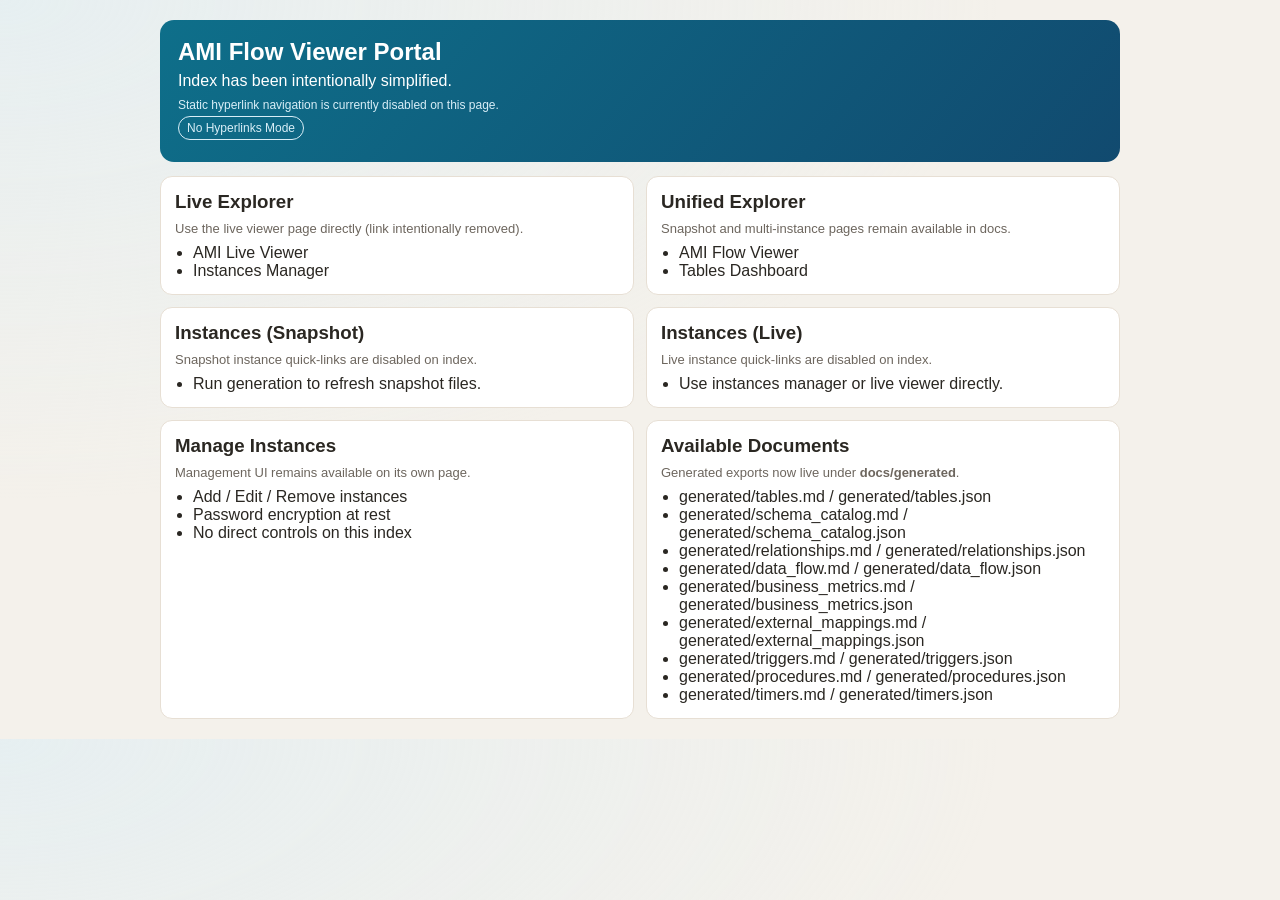
<file: docs/index.html>
<!doctype html>
<html lang="en">
<head>
  <meta charset="utf-8">
  <meta name="viewport" content="width=device-width, initial-scale=1">
  <title>AMI Flow Viewer Portal</title>
  <style>
    :root {
      --bg: #f4f1eb;
      --card: #ffffff;
      --ink: #2a2722;
      --muted: #6d665e;
      --line: #e7dfd4;
      --accent: #0e6f8a;
    }
    * { box-sizing: border-box; }
    body {
      margin: 0;
      font-family: "Segoe UI", Tahoma, sans-serif;
      color: var(--ink);
      background: radial-gradient(1000px 500px at 0% 0%, #d9edf780, transparent), var(--bg);
    }
    .wrap { max-width: 1000px; margin: 0 auto; padding: 20px; }
    .hero {
      background: linear-gradient(130deg, #0e6f8a, #114a6f);
      color: #fff;
      border-radius: 14px;
      padding: 18px;
    }
    h1 { margin: 0 0 6px; }
    p { margin: 4px 0; }
    .grid {
      margin-top: 14px;
      display: grid;
      grid-template-columns: repeat(2, minmax(0, 1fr));
      gap: 12px;
    }
    .card {
      background: var(--card);
      border: 1px solid var(--line);
      border-radius: 12px;
      padding: 14px;
    }
    .card h3 { margin: 0 0 8px; }
    .muted { color: var(--muted); font-size: 13px; }
    ul { margin: 8px 0 0; padding-left: 18px; }
    .inline-note { margin-top: 8px; color: #d8eef7; font-size: 12px; }
    .pill {
      display: inline-block;
      padding: 4px 8px;
      border-radius: 999px;
      border: 1px solid #d8eef7;
      color: #d8eef7;
      font-size: 12px;
    }
    @media (max-width: 900px) {
      .grid { grid-template-columns: 1fr; }
    }
  </style>
</head>
<body>
  <div class="wrap">
    <section class="hero">
      <h1>AMI Flow Viewer Portal</h1>
      <p>Index has been intentionally simplified.</p>
      <p class="inline-note">Static hyperlink navigation is currently disabled on this page.</p>
      <p><span class="pill">No Hyperlinks Mode</span></p>
    </section>

    <section class="grid">
      <article class="card">
        <h3>Live Explorer</h3>
        <p class="muted">Use the live viewer page directly (link intentionally removed).</p>
        <ul>
          <li>AMI Live Viewer</li>
          <li>Instances Manager</li>
        </ul>
      </article>

      <article class="card">
        <h3>Unified Explorer</h3>
        <p class="muted">Snapshot and multi-instance pages remain available in docs.</p>
        <ul>
          <li>AMI Flow Viewer</li>
          <li>Tables Dashboard</li>
        </ul>
      </article>

      <article class="card">
        <h3>Instances (Snapshot)</h3>
        <p class="muted">Snapshot instance quick-links are disabled on index.</p>
        <ul>
          <li>Run generation to refresh snapshot files.</li>
        </ul>
      </article>

      <article class="card">
        <h3>Instances (Live)</h3>
        <p class="muted">Live instance quick-links are disabled on index.</p>
        <ul>
          <li>Use instances manager or live viewer directly.</li>
        </ul>
      </article>

      <article class="card">
        <h3>Manage Instances</h3>
        <p class="muted">Management UI remains available on its own page.</p>
        <ul>
          <li>Add / Edit / Remove instances</li>
          <li>Password encryption at rest</li>
          <li>No direct controls on this index</li>
        </ul>
      </article>

      <article class="card">
        <h3>Available Documents</h3>
        <p class="muted">Generated exports now live under <strong>docs/generated</strong>.</p>
        <ul>
          <li>generated/tables.md / generated/tables.json</li>
          <li>generated/schema_catalog.md / generated/schema_catalog.json</li>
          <li>generated/relationships.md / generated/relationships.json</li>
          <li>generated/data_flow.md / generated/data_flow.json</li>
          <li>generated/business_metrics.md / generated/business_metrics.json</li>
          <li>generated/external_mappings.md / generated/external_mappings.json</li>
          <li>generated/triggers.md / generated/triggers.json</li>
          <li>generated/procedures.md / generated/procedures.json</li>
          <li>generated/timers.md / generated/timers.json</li>
        </ul>
      </article>
    </section>
  </div>
</body>
</html>
</file>
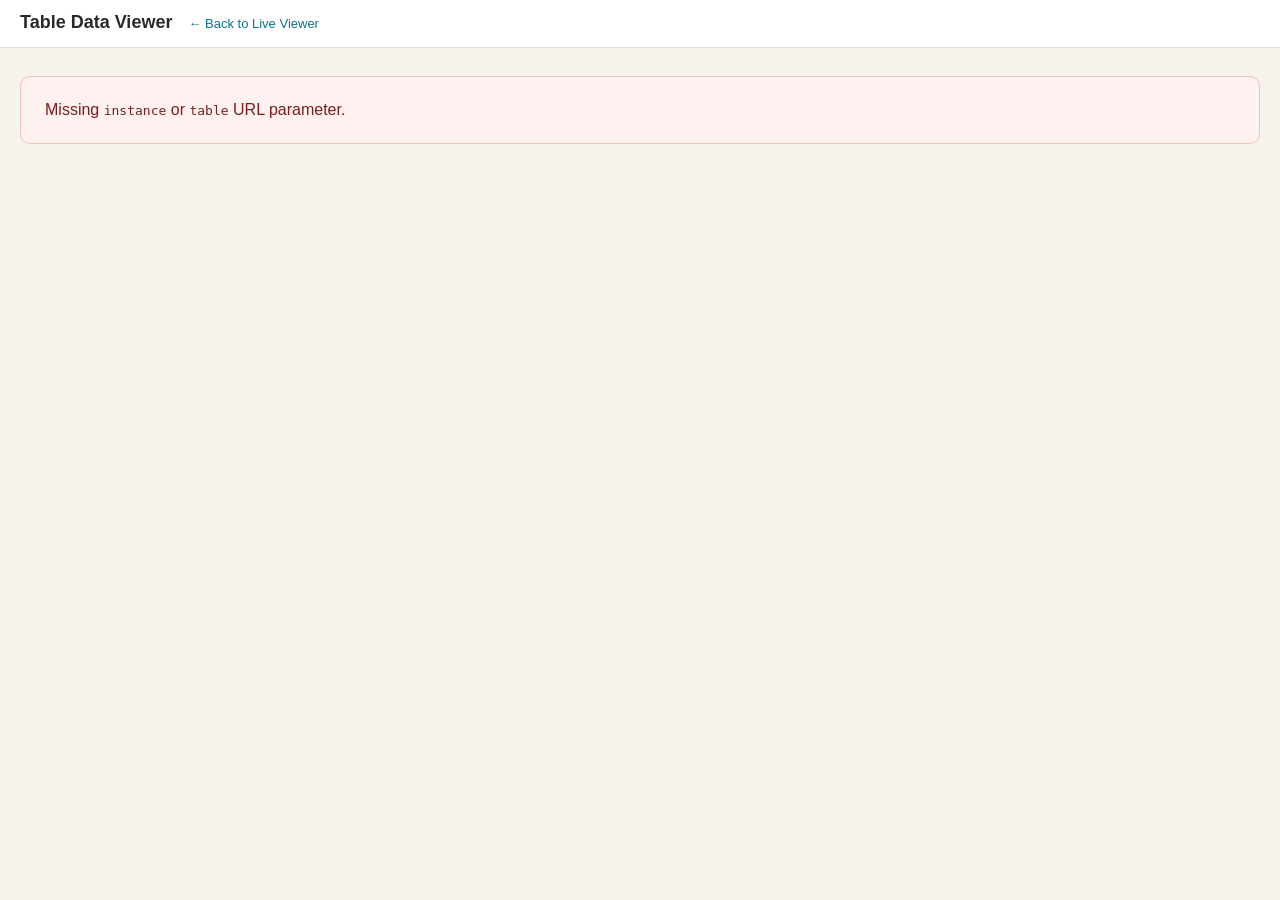
<file: docs/table_data.html>
<!doctype html>
<html lang="en">
<head>
  <meta charset="utf-8">
  <meta name="viewport" content="width=device-width, initial-scale=1">
  <title>Table Data Viewer</title>
  <style>
    :root { --bg:#f6f3ed; --card:#fff; --ink:#2b2926; --muted:#6a635b; --line:#e7dfd4; --brand:#0b728f; }
    * { box-sizing:border-box; }
    body { margin:0; font-family:Segoe UI,Tahoma,sans-serif; background:var(--bg); color:var(--ink); }
    .header { background:#fff; border-bottom:1px solid var(--line); padding:12px 20px; display:flex; align-items:center; gap:16px; }
    .header h1 { margin:0; font-size:18px; }
    .header .sub { color:var(--muted); font-size:12px; margin-top:2px; }
    .back { color:var(--brand); text-decoration:none; font-size:13px; }
    .back:hover { text-decoration:underline; }
    .content { padding:16px 20px; }
    .meta-bar { display:flex; gap:16px; margin-bottom:12px; font-size:12px; color:var(--muted); }
    .meta-bar b { color:var(--ink); }
    .tools { display:grid; grid-template-columns: minmax(180px, 260px) 1fr auto; gap:10px; align-items:end; margin:8px 0 12px; }
    .tools label { font-size:11px; color:var(--muted); display:block; margin-bottom:4px; text-transform:uppercase; }
    .tools select, .tools input { width:100%; border:1px solid var(--line); border-radius:8px; padding:7px 9px; font-size:12px; background:#fff; color:var(--ink); }
    .tools button { border:1px solid var(--line); border-radius:8px; padding:7px 10px; font-size:12px; background:#fff; cursor:pointer; color:var(--ink); }
    .tools button:hover { border-color:#cdbfae; }
    .tbl-wrap { overflow:auto; border:1px solid var(--line); border-radius:10px; max-height:calc(100vh - 160px); }
    table { width:100%; border-collapse:collapse; font-size:12px; }
    th,td { border-bottom:1px solid #f2ece2; text-align:left; padding:7px 10px; vertical-align:top; white-space:nowrap; }
    th { background:#f9f5ef; position:sticky; top:0; z-index:1; font-weight:700; user-select:none; cursor:pointer; }
    th .sort-mark { margin-left:5px; color:#8f8a84; font-size:10px; }
    td { max-width:320px; overflow:hidden; text-overflow:ellipsis; }
    td:hover { white-space:normal; overflow:visible; word-break:break-all; max-width:none; }
    tbody tr:nth-child(even) { background:#dff0f5; }
    tbody tr:nth-child(odd)  { background:#fff; }
    .null-val { color:#bbb; font-style:italic; }
    .loading { padding:32px; text-align:center; color:var(--muted); }
    .error { padding:24px; background:#fff1ef; border:1px solid #f0c2bc; border-radius:10px; color:#7a1f1f; }
    @media (max-width: 900px) { .tools { grid-template-columns:1fr; } }
  </style>
</head>
<body>
  <div class="header">
    <div>
      <h1 id="pageTitle">Table Data Viewer</h1>
      <div class="sub" id="pageSub"></div>
    </div>
    <a class="back" id="backLink" href="#">&larr; Back to Live Viewer</a>
  </div>
  <div class="content">
    <div class="meta-bar" id="metaBar"></div>
    <div class="tools" id="tools" style="display:none;">
      <div>
        <label for="filterCol">Filter column</label>
        <select id="filterCol"></select>
      </div>
      <div>
        <label for="filterText">Contains text</label>
        <input id="filterText" type="text" placeholder="Type to filter rows...">
      </div>
      <div>
        <button id="clearFilter" type="button">Clear Filter</button>
      </div>
    </div>
    <div id="output"><div class="loading">Loading&hellip;</div></div>
  </div>

  <script>
    const esc = (v) => String(v ?? '').replace(/&/g,'&amp;').replace(/</g,'&lt;').replace(/>/g,'&gt;').replace(/"/g,'&quot;');

    const params = new URLSearchParams(window.location.search);
    const instance = params.get('instance') || '';
    const table = params.get('table') || '';
    const liveBase = (params.get('liveBase') || localStorage.getItem('amiLiveBase') || window.location.origin).replace(/\/$/, '');
    localStorage.setItem('amiLiveBase', liveBase);

    document.getElementById('pageTitle').textContent = table || 'Table Data Viewer';
    document.getElementById('pageSub').textContent = instance ? `Instance: ${instance}` : '';
    document.getElementById('backLink').href = `${liveBase}/ami_flow_live.html?instance=${encodeURIComponent(instance)}&view=tables&liveBase=${encodeURIComponent(liveBase)}`;

    const output = document.getElementById('output');
    const metaBar = document.getElementById('metaBar');
    const tools = document.getElementById('tools');
    const filterColEl = document.getElementById('filterCol');
    const filterTextEl = document.getElementById('filterText');
    const clearFilterEl = document.getElementById('clearFilter');

    const state = {
      cols: [],
      rows: [],
      sortIndex: null,
      sortDir: 'asc',
      filterCol: -1,
      filterText: '',
      elapsed: null,
      generatedAt: '',
    };

    const isNumericText = (v) => /^-?\d+(\.\d+)?$/.test(String(v).trim());

    const compareCell = (a, b) => {
      if (a === null || a === undefined) return (b === null || b === undefined) ? 0 : -1;
      if (b === null || b === undefined) return 1;
      const sa = String(a);
      const sb = String(b);
      if (isNumericText(sa) && isNumericText(sb)) return Number(sa) - Number(sb);
      return sa.localeCompare(sb, undefined, { sensitivity: 'base', numeric: true });
    };

    const buildSortMarker = (idx) => {
      if (state.sortIndex !== idx) return '<span class="sort-mark">↕</span>';
      return state.sortDir === 'asc' ? '<span class="sort-mark">▲</span>' : '<span class="sort-mark">▼</span>';
    };

    const filteredRows = () => {
      const needle = state.filterText.trim().toLowerCase();
      if (!needle) return [...state.rows];
      return state.rows.filter((row) => {
        if (!Array.isArray(row)) return false;
        if (state.filterCol >= 0) {
          return String(row[state.filterCol] ?? '').toLowerCase().includes(needle);
        }
        return row.some((cell) => String(cell ?? '').toLowerCase().includes(needle));
      });
    };

    const sortedRows = (rowsIn) => {
      if (state.sortIndex === null) return rowsIn;
      const idx = state.sortIndex;
      const dir = state.sortDir === 'asc' ? 1 : -1;
      return [...rowsIn].sort((r1, r2) => dir * compareCell(r1[idx], r2[idx]));
    };

    const draw = () => {
      const rows = sortedRows(filteredRows());
      const cols = state.cols;
      const th = cols.map((c, i) => `<th data-col="${i}" title="Click to sort by ${esc(c)}">${esc(c)}${buildSortMarker(i)}</th>`).join('');
      const colCount = cols.length;
      const tr = rows.map((row) => {
        const cells = Array.isArray(row)
          ? row.map((v) => v === null
              ? `<td class="null-val">null</td>`
              : `<td title="${esc(String(v))}">${esc(String(v))}</td>`)
          : Array.from({length: colCount}, () => '<td></td>');
        return `<tr>${cells.join('')}</tr>`;
      }).join('');

      output.innerHTML = `<div class="tbl-wrap"><table><thead><tr>${th}</tr></thead><tbody>${tr}</tbody></table></div>`;
      metaBar.innerHTML = `<span><b>Rows:</b> ${rows.length} shown / ${state.rows.length} total${state.rows.length === 1000 ? ' (limit 1000)' : ''}</span>
        <span><b>Columns:</b> ${cols.length}</span>
        <span><b>Query time:</b> ${state.elapsed} ms</span>
        <span><b>Generated:</b> ${esc(state.generatedAt || '')}</span>`;
    };

    output.addEventListener('click', (e) => {
      const th = e.target.closest('th[data-col]');
      if (!th) return;
      const idx = Number(th.dataset.col);
      if (!Number.isFinite(idx)) return;
      if (state.sortIndex === idx) {
        state.sortDir = state.sortDir === 'asc' ? 'desc' : 'asc';
      } else {
        state.sortIndex = idx;
        state.sortDir = 'asc';
      }
      draw();
    });

    filterColEl.addEventListener('change', () => {
      state.filterCol = Number(filterColEl.value);
      draw();
    });

    filterTextEl.addEventListener('input', () => {
      state.filterText = filterTextEl.value;
      draw();
    });

    clearFilterEl.addEventListener('click', () => {
      filterTextEl.value = '';
      filterColEl.value = '-1';
      state.filterText = '';
      state.filterCol = -1;
      draw();
    });

    if (!instance || !table) {
      output.innerHTML = '<div class="error">Missing <code>instance</code> or <code>table</code> URL parameter.</div>';
    } else {
      const url = `${liveBase}/api/instance/${encodeURIComponent(instance)}/table_data/${encodeURIComponent(table)}`;
      const started = Date.now();

      fetch(url, { cache: 'no-store' })
        .then(async (res) => {
          const raw = await res.text();
          let data;
          try { data = JSON.parse(raw); } catch (_) { throw new Error('Server returned non-JSON response.'); }
          if (!res.ok) throw new Error(data.error || `HTTP ${res.status}`);
          return data;
        })
        .then((data) => {
          const cols = Array.isArray(data.columns) ? data.columns : [];
          const rows = Array.isArray(data.rows) ? data.rows : [];
          const elapsed = data.elapsed_ms != null ? data.elapsed_ms : (Date.now() - started);

          if (rows.length === 0) {
            output.innerHTML = '<div class="loading">Table is empty.</div>';
            return;
          }

          state.cols = cols;
          state.rows = rows;
          state.elapsed = elapsed;
          state.generatedAt = data.generated_at_utc || '';
          state.sortIndex = null;
          state.sortDir = 'asc';
          state.filterCol = -1;
          state.filterText = '';

          filterColEl.innerHTML = ['<option value="-1">All columns</option>', ...cols.map((c, i) => `<option value="${i}">${esc(c)}</option>`)].join('');
          filterColEl.value = '-1';
          filterTextEl.value = '';
          tools.style.display = 'grid';

          draw();
        })
        .catch((err) => {
          output.innerHTML = `<div class="error">${esc(err.message || String(err))}</div>`;
        });
    }
  </script>
</body>
</html>
</file>
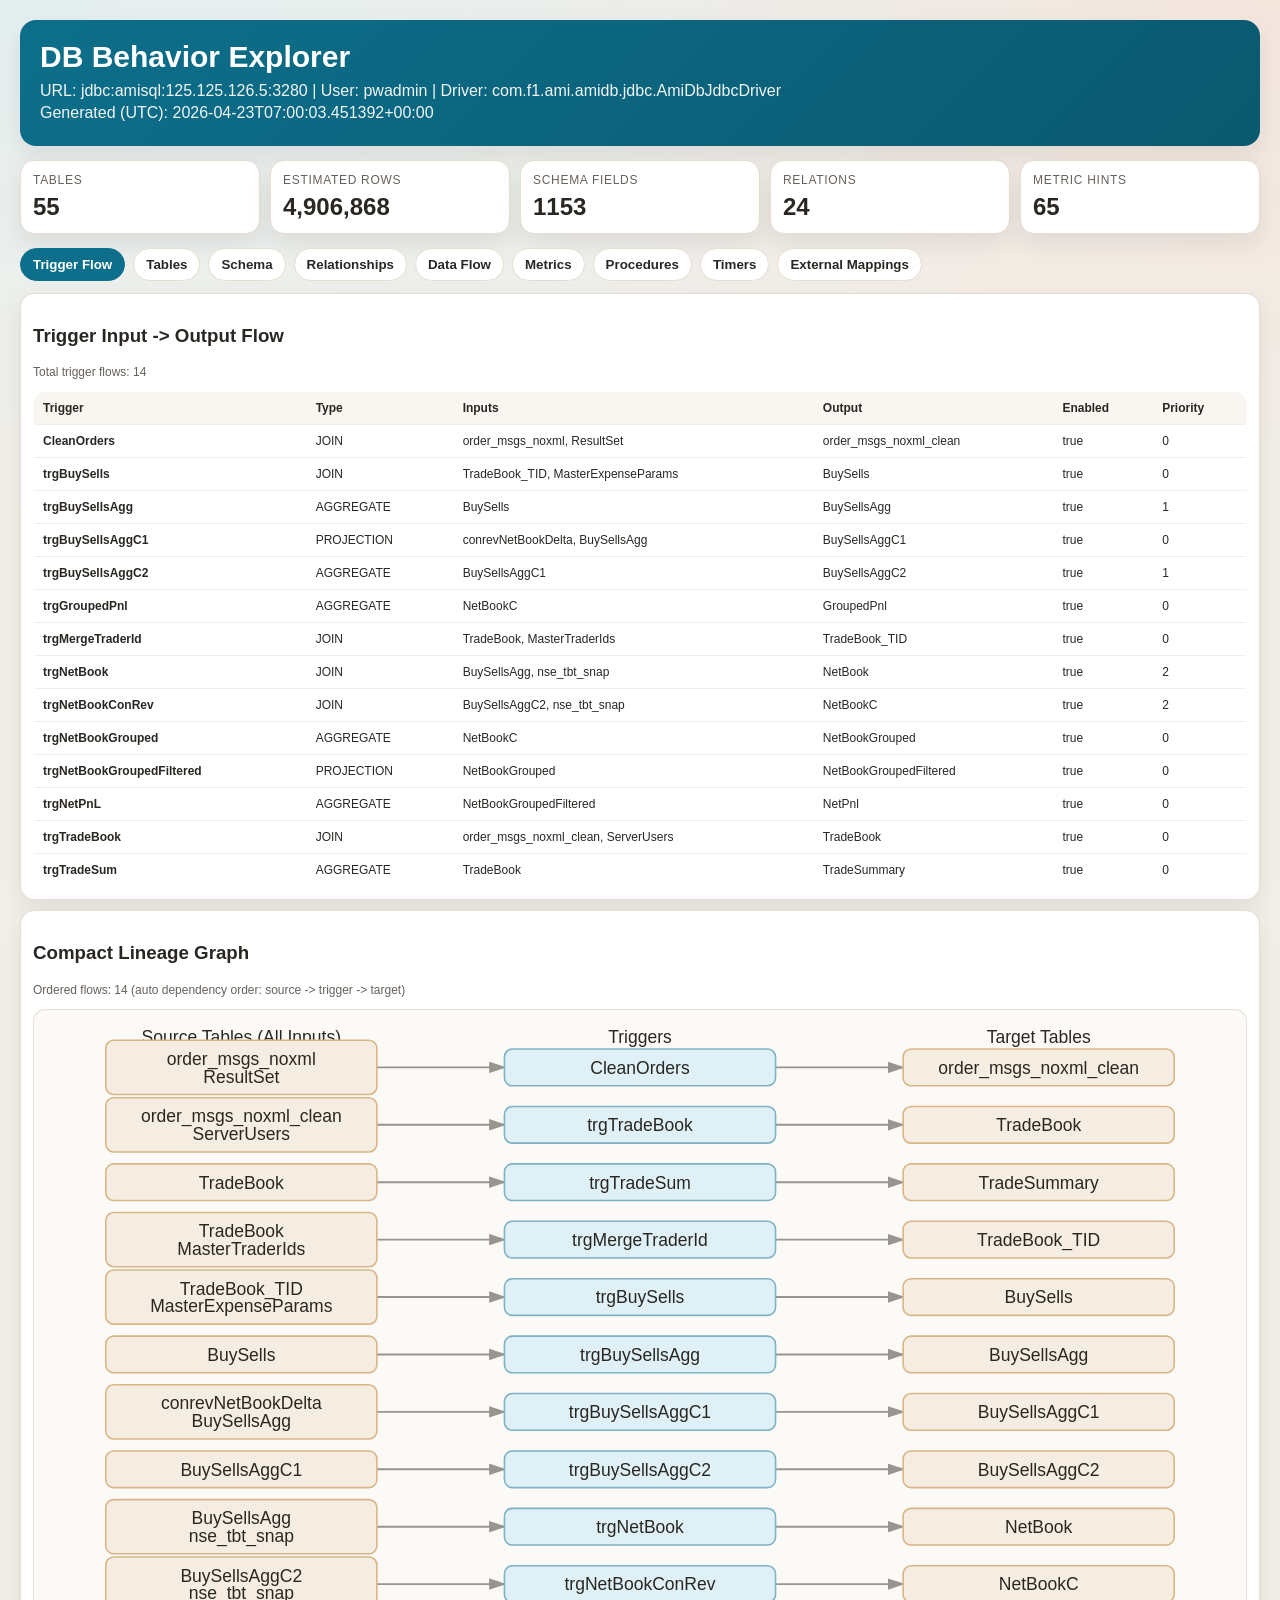
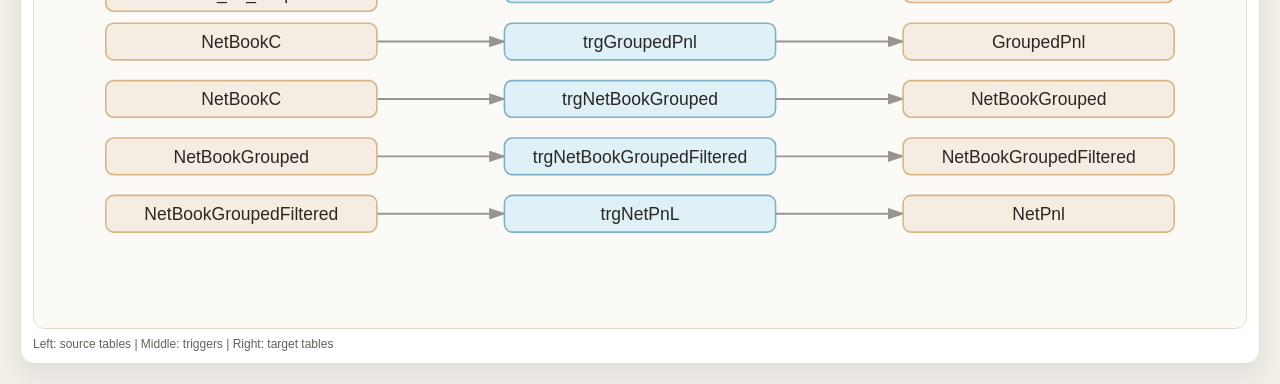
<file: docs/tables_dashboard.html>
<!doctype html>
        <html lang="en">
<head>
    <meta charset="utf-8">
    <meta name="viewport" content="width=device-width, initial-scale=1">
    <title>DB Behavior Explorer</title>
    <style>
        :root {
            --bg: #f2efe9;
            --card: #ffffff;
            --ink: #2a2723;
            --muted: #67615b;
            --line: #e6ddd1;
            --primary: #0d6f8b;
            --accent: #b8582d;
            --shadow: 0 10px 24px rgba(20, 18, 15, 0.08);
        }

        * { box-sizing: border-box; }
        body {
            margin: 0;
            color: var(--ink);
            font-family: "Segoe UI", Tahoma, sans-serif;
            background:
                radial-gradient(1200px 500px at 0% 0%, #d7eef580, transparent),
                radial-gradient(900px 500px at 100% 0%, #f5d9cc70, transparent),
                var(--bg);
        }

        .wrap { max-width: 1280px; margin: 0 auto; padding: 20px; }
        .hero {
            border-radius: 16px;
            background: linear-gradient(135deg, #0d6f8b, #0a596f);
            color: #fff;
            padding: 20px;
            box-shadow: var(--shadow);
        }
        .hero h1 { margin: 0 0 8px; font-size: 30px; }
        .hero p { margin: 4px 0; opacity: 0.94; }

        .kpis { margin-top: 14px; display: grid; grid-template-columns: repeat(5, minmax(0, 1fr)); gap: 10px; }
        .card {
            background: var(--card);
            border: 1px solid var(--line);
            border-radius: 14px;
            padding: 12px;
            box-shadow: var(--shadow);
        }
        .label { color: var(--muted); font-size: 12px; text-transform: uppercase; letter-spacing: 0.7px; }
        .value { margin-top: 6px; font-size: 24px; font-weight: 700; }

        .tabs { margin-top: 14px; display: flex; flex-wrap: wrap; gap: 8px; }
        .tab-btn {
            border: 1px solid var(--line);
            background: #fff;
            color: var(--ink);
            padding: 8px 12px;
            border-radius: 999px;
            cursor: pointer;
            font-weight: 600;
        }
        .tab-btn.active { background: var(--primary); color: #fff; border-color: var(--primary); }

        .panel { margin-top: 12px; display: none; }
        .panel.active { display: block; }
        .panel .toolbar { display: flex; gap: 8px; flex-wrap: wrap; margin-bottom: 8px; }

        input, select {
            height: 36px;
            border: 1px solid var(--line);
            border-radius: 10px;
            padding: 0 10px;
            background: #fff;
            min-width: 180px;
        }

        .grid { display: grid; grid-template-columns: 1fr 1fr; gap: 10px; }
        .bar-row { display: grid; grid-template-columns: 130px 1fr 44px; gap: 8px; align-items: center; margin: 8px 0; }
        .bar-name { color: var(--muted); font-size: 12px; }
        .bar-wrap { height: 10px; background: #f1ece4; border-radius: 999px; overflow: hidden; }
        .bar { height: 100%; background: linear-gradient(90deg, var(--primary), var(--accent)); }
        .bar-num { text-align: right; font-size: 12px; font-weight: 700; }

        table {
            width: 100%;
            border-collapse: collapse;
            border: 1px solid var(--line);
            border-radius: 12px;
            overflow: hidden;
            background: #fff;
        }
        th, td { border-bottom: 1px solid #f3ede4; padding: 9px; font-size: 12px; text-align: left; vertical-align: top; }
        th { background: #f9f6f1; position: sticky; top: 0; z-index: 1; }
        .table-wrap { max-height: 66vh; overflow: auto; border-radius: 12px; }
        .muted { color: var(--muted); font-size: 12px; }
        .pill { display:inline-block; border:1px solid #cde2ea; background:#edf7fb; color:#145367; border-radius:999px; padding:2px 8px; font-size:11px; }
        .lineage-wrap { border: 1px solid var(--line); border-radius: 12px; background: #fbfaf7; overflow: auto; }
        .lineage-svg { min-width: 760px; width: 100%; display: block; }
        .lineage-node-table { fill: #f6ede2; stroke: #d9b585; stroke-width: 1; }
        .lineage-node-trigger { fill: #dff1f7; stroke: #7fb1c4; stroke-width: 1; }
        .lineage-edge { stroke: #8f8a84; stroke-width: 1.2; fill: none; marker-end: url(#arrow); opacity: 0.9; }
        .lineage-label { font-size: 11px; fill: #2a2723; dominant-baseline: middle; }
        .lineage-label-tspan { dominant-baseline: central; }
        .lineage-legend { margin-top: 8px; font-size: 12px; color: var(--muted); }

        @media (max-width: 1000px) {
            .kpis { grid-template-columns: repeat(2, minmax(0, 1fr)); }
            .grid { grid-template-columns: 1fr; }
        }
    </style>
</head>
<body>
    <div class="wrap">
        <section class="hero">
            <h1>DB Behavior Explorer</h1>
            <p id="source"></p>
            <p id="generated"></p>
        </section>

        <section class="kpis" id="kpis"></section>

        <section class="tabs">
            <button class="tab-btn active" data-tab="triggers">Trigger Flow</button>
            <button class="tab-btn" data-tab="tables">Tables</button>
            <button class="tab-btn" data-tab="schema">Schema</button>
            <button class="tab-btn" data-tab="relationships">Relationships</button>
            <button class="tab-btn" data-tab="dataflow">Data Flow</button>
            <button class="tab-btn" data-tab="metrics">Metrics</button>
            <button class="tab-btn" data-tab="procedures">Procedures</button>
            <button class="tab-btn" data-tab="timers">Timers</button>
            <button class="tab-btn" data-tab="external">External Mappings</button>
        </section>

        <section class="panel" id="panel-tables">
            <div class="grid">
                <div class="card"><h3>Tables by Owner</h3><div id="ownerBars"></div></div>
                <div class="card"><h3>Largest by Row Estimate</h3><div id="largestBars"></div></div>
            </div>
            <div class="card" style="margin-top:10px;">
                <div class="toolbar">
                    <input id="tableSearch" placeholder="Search table">
                    <select id="ownerFilter"></select>
                    <select id="policyFilter"></select>
                </div>
                <p class="muted" id="tableCount"></p>
                <div class="table-wrap"><table><thead><tr><th>Table</th><th>Owner</th><th>Policy</th><th>Scope</th><th>Rows</th><th>Cols</th><th>Realtime</th></tr></thead><tbody id="tableRows"></tbody></table></div>
            </div>
        </section>

        <section class="panel" id="panel-schema">
            <div class="card">
                <div class="toolbar"><input id="schemaSearch" placeholder="Search table/column"></div>
                <p class="muted" id="schemaCount"></p>
                <div class="table-wrap"><table><thead><tr><th>Table</th><th>Column</th><th>Type</th><th>Nullable</th><th>Index</th></tr></thead><tbody id="schemaRows"></tbody></table></div>
            </div>
        </section>
        <section class="panel" id="panel-external">
            <div class="card">
                <h3>Centers</h3>
                <p class="muted" id="centerCount"></p>
                <div class="table-wrap"><table><thead><tr><th>Name</th><th>Address</th><th>Status</th><th>Peers</th><th>Rows</th></tr></thead><tbody id="centerRows"></tbody></table></div>
            </div>
            <div class="card" style="margin-top:10px;">
                <h3>Replications</h3>
                <p class="muted" id="replCount"></p>
                <div class="table-wrap"><table><thead><tr><th>Name</th><th>Target</th><th>Source Center</th><th>Source Table</th><th>Rows</th><th>Status</th></tr></thead><tbody id="replRows"></tbody></table></div>
            </div>
        </section>
        <section class="panel active" id="panel-triggers">
            <div class="card">
                <h3>Trigger Input -> Output Flow</h3>
                <p class="muted" id="triggerCount"></p>
                <div class="table-wrap"><table><thead><tr><th>Trigger</th><th>Type</th><th>Inputs</th><th>Output</th><th>Enabled</th><th>Priority</th></tr></thead><tbody id="triggerRows"></tbody></table></div>
            </div>
            <div class="card" style="margin-top:10px;">
                <h3>Compact Lineage Graph</h3>
                <p class="muted" id="lineageSummary"></p>
                <div class="lineage-wrap">
                    <svg id="lineageGraph" class="lineage-svg" viewBox="0 0 760 320" preserveAspectRatio="xMidYMin meet"></svg>
                </div>
                <div class="lineage-legend">Left: source tables | Middle: triggers | Right: target tables</div>
            </div>
        </section>

        <section class="panel" id="panel-relationships">
            <div class="card">
                <div class="toolbar"><input id="relSearch" placeholder="Search table/key"></div>
                <p class="muted" id="relCount"></p>
                <div class="table-wrap"><table><thead><tr><th>Left</th><th>Right</th><th>Shared Keys</th><th>Strength</th></tr></thead><tbody id="relRows"></tbody></table></div>
            </div>
        </section>

        <section class="panel" id="panel-dataflow">
            <div class="card">
                <div class="toolbar"><input id="flowSearch" placeholder="Search table/category"><select id="flowCategory"></select></div>
                <p class="muted" id="flowCount"></p>
                <div class="table-wrap"><table><thead><tr><th>Table</th><th>Category</th><th>Owner</th><th>Storage</th><th>Realtime</th><th>Upstream Hints</th></tr></thead><tbody id="flowRows"></tbody></table></div>
            </div>
        </section>

        <section class="panel" id="panel-metrics">
            <div class="card">
                <div class="toolbar"><input id="metricSearch" placeholder="Search table/metric"></div>
                <p class="muted" id="metricCount"></p>
                <div class="table-wrap"><table><thead><tr><th>Table</th><th>Metric</th><th>Formula Hint</th></tr></thead><tbody id="metricRows"></tbody></table></div>
            </div>
        </section>

        <section class="panel" id="panel-procedures">
            <div class="card">
                <div class="toolbar"><input id="procedureSearch" placeholder="Search procedure/type/owner"></div>
                <p class="muted" id="procedureCount"></p>
                <div class="table-wrap"><table><thead><tr><th>Procedure</th><th>Type</th><th>Return Type</th><th>Owner</th><th>Arguments</th></tr></thead><tbody id="procedureRows"></tbody></table></div>
            </div>
        </section>

        <section class="panel" id="panel-timers">
            <div class="card">
                <div class="toolbar"><input id="timerSearch" placeholder="Search timer/type/schedule"></div>
                <p class="muted" id="timerCount"></p>
                <div class="table-wrap"><table><thead><tr><th>Timer</th><th>Type</th><th>Priority</th><th>Schedule</th><th>Enabled</th><th>Next Run</th></tr></thead><tbody id="timerRows"></tbody></table></div>
            </div>
        </section>
    </div>

    <script>
        const data = {"generated_at_utc": "2026-04-23T07:00:03.451392+00:00", "url": "jdbc:amisql:125.125.126.5:3280", "user": "pwadmin", "driver_class": "com.f1.ami.amidb.jdbc.AmiDbJdbcDriver", "tables": [{"name": "__CENTER", "is_realtime": true, "limit": 250, "storage_mode": "TEXT", "change_policy": "REJECT", "owner": "SYSTEM", "scope": "PUBLIC", "row_estimate": 2, "column_count": 4}, {"name": "__COLUMN", "is_realtime": true, "limit": 250, "storage_mode": null, "change_policy": "REJECT", "owner": "SYSTEM", "scope": "PUBLIC", "row_estimate": 1153, "column_count": 7}, {"name": "__COMMAND", "is_realtime": true, "limit": 250, "storage_mode": null, "change_policy": "REJECT", "owner": "AMI", "scope": "PUBLIC", "row_estimate": 0, "column_count": 22}, {"name": "__CONNECTION", "is_realtime": true, "limit": 250, "storage_mode": null, "change_policy": "REJECT", "owner": "AMI", "scope": "PUBLIC", "row_estimate": 10, "column_count": 11}, {"name": "__DATASOURCE", "is_realtime": true, "limit": 250, "storage_mode": "TEXT", "change_policy": "REJECT", "owner": "AMI", "scope": "PUBLIC", "row_estimate": 3, "column_count": 9}, {"name": "__DATASOURCE_TYPE", "is_realtime": true, "limit": 250, "storage_mode": null, "change_policy": "REJECT", "owner": "AMI", "scope": "PUBLIC", "row_estimate": 18, "column_count": 5}, {"name": "__DBO", "is_realtime": true, "limit": 250, "storage_mode": null, "change_policy": "REJECT", "owner": "SYSTEM", "scope": "PUBLIC", "row_estimate": 0, "column_count": 6}, {"name": "__INDEX", "is_realtime": true, "limit": 250, "storage_mode": null, "change_policy": "REJECT", "owner": "SYSTEM", "scope": "PUBLIC", "row_estimate": 20, "column_count": 8}, {"name": "__PLUGIN", "is_realtime": true, "limit": 250, "storage_mode": null, "change_policy": "REJECT", "owner": "SYSTEM", "scope": "PUBLIC", "row_estimate": 30, "column_count": 4}, {"name": "__PROCEDURE", "is_realtime": true, "limit": 250, "storage_mode": null, "change_policy": "REJECT", "owner": "SYSTEM", "scope": "PUBLIC", "row_estimate": 22, "column_count": 6}, {"name": "__PROPERTY", "is_realtime": true, "limit": 250, "storage_mode": null, "change_policy": "REJECT", "owner": "AMI", "scope": "PUBLIC", "row_estimate": 0, "column_count": 2}, {"name": "__RELAY", "is_realtime": true, "limit": 250, "storage_mode": null, "change_policy": "REJECT", "owner": "SYSTEM", "scope": "PUBLIC", "row_estimate": 1, "column_count": 7}, {"name": "__REPLICATION", "is_realtime": true, "limit": 250, "storage_mode": "TEXT", "change_policy": "REJECT", "owner": "SYSTEM", "scope": "PUBLIC", "row_estimate": 5, "column_count": 6}, {"name": "__RESOURCE", "is_realtime": true, "limit": 250, "storage_mode": null, "change_policy": "REJECT", "owner": "AMI", "scope": "PUBLIC", "row_estimate": 0, "column_count": 6}, {"name": "__STATS", "is_realtime": true, "limit": 250, "storage_mode": null, "change_policy": "REJECT", "owner": "SYSTEM", "scope": "PUBLIC", "row_estimate": 1338, "column_count": 11}, {"name": "__TABLE", "is_realtime": true, "limit": 250, "storage_mode": null, "change_policy": "REJECT", "owner": "SYSTEM", "scope": "PUBLIC", "row_estimate": 55, "column_count": 7}, {"name": "__TIMER", "is_realtime": true, "limit": 250, "storage_mode": null, "change_policy": "REJECT", "owner": "SYSTEM", "scope": "PUBLIC", "row_estimate": 2, "column_count": 9}, {"name": "__TRIGGER", "is_realtime": true, "limit": 250, "storage_mode": null, "change_policy": "REJECT", "owner": "SYSTEM", "scope": "PUBLIC", "row_estimate": 14, "column_count": 7}, {"name": "BuySells", "is_realtime": false, "limit": 100, "storage_mode": null, "change_policy": "REJECT", "owner": "USER", "scope": "PUBLIC", "row_estimate": 14413, "column_count": 22}, {"name": "BuySellsAgg", "is_realtime": false, "limit": 100, "storage_mode": null, "change_policy": "REJECT", "owner": "USER", "scope": "PUBLIC", "row_estimate": 2823, "column_count": 26}, {"name": "BuySellsAggC1", "is_realtime": false, "limit": 100, "storage_mode": null, "change_policy": "REJECT", "owner": "USER", "scope": "PUBLIC", "row_estimate": 2902, "column_count": 27}, {"name": "BuySellsAggC2", "is_realtime": false, "limit": 100, "storage_mode": null, "change_policy": "REJECT", "owner": "USER", "scope": "PUBLIC", "row_estimate": 2823, "column_count": 27}, {"name": "conrevNetBookDelta", "is_realtime": true, "limit": 100, "storage_mode": null, "change_policy": "REJECT", "owner": "USER", "scope": "PUBLIC", "row_estimate": 79, "column_count": 43}, {"name": "GroupedPnl", "is_realtime": true, "limit": 3000, "storage_mode": null, "change_policy": "REJECT", "owner": "USER", "scope": "PUBLIC", "row_estimate": 20, "column_count": 4}, {"name": "IV_GDBD", "is_realtime": true, "limit": 100, "storage_mode": null, "change_policy": "REJECT", "owner": "USER", "scope": "PUBLIC", "row_estimate": 0, "column_count": 10}, {"name": "MasterExpenseParams", "is_realtime": false, "limit": 100, "storage_mode": null, "change_policy": "REJECT", "owner": "USER", "scope": "PUBLIC", "row_estimate": 10, "column_count": 5}, {"name": "MasterTraderIds", "is_realtime": false, "limit": 100, "storage_mode": null, "change_policy": "REJECT", "owner": "USER", "scope": "PUBLIC", "row_estimate": 169, "column_count": 3}, {"name": "NetBook", "is_realtime": true, "limit": 100, "storage_mode": null, "change_policy": "REJECT", "owner": "USER", "scope": "PUBLIC", "row_estimate": 2823, "column_count": 37}, {"name": "NetBookC", "is_realtime": true, "limit": 100, "storage_mode": null, "change_policy": "REJECT", "owner": "USER", "scope": "PUBLIC", "row_estimate": 2823, "column_count": 40}, {"name": "NetBookGrouped", "is_realtime": false, "limit": 100, "storage_mode": null, "change_policy": "REJECT", "owner": "USER", "scope": "PUBLIC", "row_estimate": 104, "column_count": 8}, {"name": "NetBookGroupedFiltered", "is_realtime": false, "limit": 100, "storage_mode": null, "change_policy": "REJECT", "owner": "USER", "scope": "PUBLIC", "row_estimate": 102, "column_count": 8}, {"name": "NetBookSnap", "is_realtime": true, "limit": 1000, "storage_mode": null, "change_policy": "REJECT", "owner": "USER", "scope": "PUBLIC", "row_estimate": 59345, "column_count": 37}, {"name": "NetBookSnap2", "is_realtime": true, "limit": 1000, "storage_mode": null, "change_policy": "REJECT", "owner": "USER", "scope": "PUBLIC", "row_estimate": 0, "column_count": 36}, {"name": "NetPnl", "is_realtime": true, "limit": 3000, "storage_mode": null, "change_policy": "REJECT", "owner": "USER", "scope": "PUBLIC", "row_estimate": 1, "column_count": 2}, {"name": "nse_tbt_snap", "is_realtime": false, "limit": 100, "storage_mode": null, "change_policy": "ADD", "owner": "USER", "scope": "PUBLIC", "row_estimate": 1746, "column_count": 39}, {"name": "order_msgs_noxml", "is_realtime": true, "limit": 100, "storage_mode": null, "change_policy": "ADD", "owner": "USER", "scope": "PUBLIC", "row_estimate": 14413, "column_count": 30}, {"name": "order_msgs_noxml_clean", "is_realtime": false, "limit": 100, "storage_mode": null, "change_policy": "ADD", "owner": "USER", "scope": "PUBLIC", "row_estimate": 14413, "column_count": 30}, {"name": "ResultSet", "is_realtime": false, "limit": 100, "storage_mode": null, "change_policy": "REJECT", "owner": "USER", "scope": "PUBLIC", "row_estimate": 107269, "column_count": 29}, {"name": "ServerUsers", "is_realtime": false, "limit": 100, "storage_mode": null, "change_policy": "REJECT", "owner": "USER", "scope": "PUBLIC", "row_estimate": 110, "column_count": 13}, {"name": "SquaredOff", "is_realtime": true, "limit": 100, "storage_mode": null, "change_policy": "ADD", "owner": "USER", "scope": "PUBLIC", "row_estimate": 0, "column_count": 32}, {"name": "SquareOff", "is_realtime": true, "limit": 100, "storage_mode": null, "change_policy": "REJECT", "owner": "USER", "scope": "PUBLIC", "row_estimate": 0, "column_count": 35}, {"name": "TRADEBOOK", "is_realtime": null, "limit": null, "storage_mode": "HISTORICAL", "change_policy": null, "owner": "USER", "scope": "PUBLIC", "row_estimate": 4648877, "column_count": 45}, {"name": "TradeBook", "is_realtime": true, "limit": 100, "storage_mode": null, "change_policy": "ADD", "owner": "USER", "scope": "PUBLIC", "row_estimate": 14413, "column_count": 44}, {"name": "TradeBook_TID", "is_realtime": false, "limit": 100, "storage_mode": null, "change_policy": "REJECT", "owner": "USER", "scope": "PUBLIC", "row_estimate": 14413, "column_count": 44}, {"name": "TradeSummary", "is_realtime": true, "limit": 100, "storage_mode": null, "change_policy": "REJECT", "owner": "USER", "scope": "PUBLIC", "row_estimate": 104, "column_count": 7}, {"name": "U1_NetBook", "is_realtime": true, "limit": 100, "storage_mode": null, "change_policy": "REJECT", "owner": "USER", "scope": "PUBLIC", "row_estimate": 0, "column_count": 35}, {"name": "U2_BuySellsAgg", "is_realtime": true, "limit": 100, "storage_mode": null, "change_policy": "REJECT", "owner": "USER", "scope": "PUBLIC", "row_estimate": 0, "column_count": 26}, {"name": "U2_conrevNetBookDelta", "is_realtime": false, "limit": 100, "storage_mode": null, "change_policy": "REJECT", "owner": "USER", "scope": "PUBLIC", "row_estimate": 0, "column_count": 43}, {"name": "U2_NetBook", "is_realtime": true, "limit": 100, "storage_mode": null, "change_policy": "REJECT", "owner": "USER", "scope": "PUBLIC", "row_estimate": 0, "column_count": 35}, {"name": "U2_NetBookConrev", "is_realtime": true, "limit": 100, "storage_mode": null, "change_policy": "REJECT", "owner": "USER", "scope": "PUBLIC", "row_estimate": 0, "column_count": 40}, {"name": "U3_BuySellsAgg", "is_realtime": true, "limit": 100, "storage_mode": null, "change_policy": "REJECT", "owner": "USER", "scope": "PUBLIC", "row_estimate": 0, "column_count": 26}, {"name": "U3_conrevNetBookDelta", "is_realtime": false, "limit": 100, "storage_mode": null, "change_policy": "REJECT", "owner": "USER", "scope": "PUBLIC", "row_estimate": 0, "column_count": 43}, {"name": "U3_NetBook", "is_realtime": true, "limit": 100, "storage_mode": null, "change_policy": "REJECT", "owner": "USER", "scope": "PUBLIC", "row_estimate": 0, "column_count": 35}, {"name": "U3_NetBookConrev", "is_realtime": true, "limit": 100, "storage_mode": null, "change_policy": "REJECT", "owner": "USER", "scope": "PUBLIC", "row_estimate": 0, "column_count": 40}, {"name": "VC3_GDBD", "is_realtime": true, "limit": 100, "storage_mode": null, "change_policy": "REJECT", "owner": "USER", "scope": "PUBLIC", "row_estimate": 0, "column_count": 10}], "schemas": [{"table": "__CENTER", "columns": [{"name": "CenterName", "type": "String", "position": 0, "nullable": false, "index_mode": ""}, {"name": "Url", "type": "String", "position": 1, "nullable": false, "index_mode": ""}, {"name": "CertFile", "type": "String", "position": 2, "nullable": false, "index_mode": ""}, {"name": "Password", "type": "String", "position": 3, "nullable": false, "index_mode": ""}], "column_count": 4, "ddl": "CREATE PUBLIC TABLE __CENTER(CenterName String,Url String,CertFile String,Password String) USE PersistEngine=\"TEXT\" RefreshPeriodMs=\"250\" OnUndefColumn=\"REJECT\" InitialCapacity=\"100\";\nCREATE INDEX pk ON __CENTER(CenterName SORT) USE Constraint=\"UNIQUE\";\n", "errors": []}, {"table": "__COLUMN", "columns": [{"name": "TableName", "type": "String", "position": 0, "nullable": false, "index_mode": ""}, {"name": "ColumnName", "type": "String", "position": 1, "nullable": false, "index_mode": ""}, {"name": "DataType", "type": "Enum", "position": 2, "nullable": false, "index_mode": ""}, {"name": "Options", "type": "Enum", "position": 3, "nullable": false, "index_mode": ""}, {"name": "NoNull", "type": "Boolean", "position": 4, "nullable": false, "index_mode": ""}, {"name": "Position", "type": "Integer", "position": 5, "nullable": false, "index_mode": ""}, {"name": "DefinedBy", "type": "Enum", "position": 6, "nullable": true, "index_mode": "NoNull"}], "column_count": 7, "ddl": "CREATE PUBLIC TABLE __COLUMN(TableName String,ColumnName String,DataType Enum,Options Enum,NoNull Boolean,\n                             Position Integer,DefinedBy Enum NoNull) USE RefreshPeriodMs=\"250\" OnUndefColumn=\"REJECT\" InitialCapacity=\"100\";\nCREATE INDEX pk ON __COLUMN(TableName SORT,ColumnName SORT) USE Constraint=\"PRIMARY\";\n", "errors": []}, {"table": "__COMMAND", "columns": [{"name": "CI", "type": "Integer", "position": 0, "nullable": false, "index_mode": ""}, {"name": "RI", "type": "Long", "position": 1, "nullable": false, "index_mode": ""}, {"name": "ID", "type": "String", "position": 2, "nullable": false, "index_mode": ""}, {"name": "AR", "type": "String", "position": 3, "nullable": false, "index_mode": ""}, {"name": "PR", "type": "Integer", "position": 4, "nullable": false, "index_mode": ""}, {"name": "NA", "type": "String", "position": 5, "nullable": false, "index_mode": ""}, {"name": "FL", "type": "String", "position": 6, "nullable": false, "index_mode": ""}, {"name": "WH", "type": "String", "position": 7, "nullable": false, "index_mode": ""}, {"name": "HP", "type": "String", "position": 8, "nullable": false, "index_mode": ""}, {"name": "SM", "type": "String", "position": 9, "nullable": false, "index_mode": ""}, {"name": "CB", "type": "Integer", "position": 10, "nullable": false, "index_mode": ""}, {"name": "AmiScript", "type": "String", "position": 11, "nullable": false, "index_mode": ""}, {"name": "N", "type": "Enum", "position": 12, "nullable": false, "index_mode": ""}, {"name": "S", "type": "String", "position": 13, "nullable": false, "index_mode": ""}, {"name": "L", "type": "Integer", "position": 14, "nullable": false, "index_mode": ""}, {"name": "F", "type": "String", "position": 15, "nullable": false, "index_mode": ""}, {"name": "I", "type": "String", "position": 16, "nullable": false, "index_mode": ""}, {"name": "P", "type": "Enum", "position": 17, "nullable": false, "index_mode": ""}, {"name": "V", "type": "Integer", "position": 18, "nullable": false, "index_mode": ""}, {"name": "M", "type": "Long", "position": 19, "nullable": false, "index_mode": ""}, {"name": "D", "type": "Long", "position": 20, "nullable": false, "index_mode": ""}, {"name": "C", "type": "Long", "position": 21, "nullable": false, "index_mode": ""}], "column_count": 22, "ddl": "CREATE PUBLIC TABLE __COMMAND(CI Integer,RI Long,ID String,AR String,PR Integer,\n                              NA String,FL String,WH String,HP String,SM String,\n                              CB Integer,AmiScript String,N Enum,S String,L Integer,\n                              F String,I String,P Enum,V Integer,M Long,\n                              D Long,C Long) USE RefreshPeriodMs=\"250\" OnUndefColumn=\"REJECT\" InitialCapacity=\"100\";\n", "errors": []}, {"table": "__CONNECTION", "columns": [{"name": "AI", "type": "Enum", "position": 0, "nullable": false, "index_mode": ""}, {"name": "EC", "type": "Long", "position": 1, "nullable": false, "index_mode": ""}, {"name": "CI", "type": "Long", "position": 2, "nullable": false, "index_mode": ""}, {"name": "MA", "type": "Long", "position": 3, "nullable": false, "index_mode": ""}, {"name": "MC", "type": "Long", "position": 4, "nullable": false, "index_mode": ""}, {"name": "O", "type": "String", "position": 5, "nullable": false, "index_mode": ""}, {"name": "PL", "type": "String", "position": 6, "nullable": false, "index_mode": ""}, {"name": "RI", "type": "String", "position": 7, "nullable": false, "index_mode": ""}, {"name": "RP", "type": "Long", "position": 8, "nullable": false, "index_mode": ""}, {"name": "RH", "type": "String", "position": 9, "nullable": false, "index_mode": ""}, {"name": "CT", "type": "Long", "position": 10, "nullable": false, "index_mode": ""}], "column_count": 11, "ddl": "CREATE PUBLIC TABLE __CONNECTION(AI Enum,EC Long,CI Long,MA Long,MC Long,\n                                 O String,PL String,RI String,RP Long,RH String,\n                                 CT Long) USE RefreshPeriodMs=\"250\" OnUndefColumn=\"REJECT\" InitialCapacity=\"100\";\n", "errors": []}, {"table": "__DATASOURCE", "columns": [{"name": "NM", "type": "String", "position": 0, "nullable": true, "index_mode": "NoNull"}, {"name": "AD", "type": "String", "position": 1, "nullable": true, "index_mode": "NoNull"}, {"name": "UR", "type": "String", "position": 2, "nullable": false, "index_mode": ""}, {"name": "US", "type": "String", "position": 3, "nullable": false, "index_mode": ""}, {"name": "PW", "type": "String", "position": 4, "nullable": false, "index_mode": ""}, {"name": "Password", "type": "String", "position": 5, "nullable": false, "index_mode": ""}, {"name": "OP", "type": "String", "position": 6, "nullable": false, "index_mode": ""}, {"name": "RelayId", "type": "String", "position": 7, "nullable": false, "index_mode": ""}, {"name": "PermittedOverrides", "type": "String", "position": 8, "nullable": false, "index_mode": ""}], "column_count": 9, "ddl": "CREATE PUBLIC TABLE __DATASOURCE(NM String NoNull,AD String NoNull,UR String,US String,PW String,\n                                 Password String,OP String,RelayId String,PermittedOverrides String) USE PersistEngine=\"TEXT\" RefreshPeriodMs=\"250\" OnUndefColumn=\"REJECT\" InitialCapacity=\"100\";\nCREATE INDEX pk ON __DATASOURCE(NM SORT) USE Constraint=\"PRIMARY\";\n", "errors": []}, {"table": "__DATASOURCE_TYPE", "columns": [{"name": "Description", "type": "String", "position": 0, "nullable": false, "index_mode": ""}, {"name": "I", "type": "String", "position": 1, "nullable": false, "index_mode": ""}, {"name": "ClassType", "type": "String", "position": 2, "nullable": false, "index_mode": ""}, {"name": "Icon", "type": "String", "position": 3, "nullable": false, "index_mode": ""}, {"name": "Properties", "type": "String", "position": 4, "nullable": false, "index_mode": ""}], "column_count": 5, "ddl": "CREATE PUBLIC TABLE __DATASOURCE_TYPE(Description String,I String,ClassType String,Icon String,Properties String) USE RefreshPeriodMs=\"250\" OnUndefColumn=\"REJECT\" InitialCapacity=\"100\";\n", "errors": []}, {"table": "__DBO", "columns": [{"name": "DboName", "type": "String", "position": 0, "nullable": true, "index_mode": "NoNull"}, {"name": "DboType", "type": "String", "position": 1, "nullable": true, "index_mode": "NoNull"}, {"name": "Priority", "type": "String", "position": 2, "nullable": true, "index_mode": "NoNull"}, {"name": "Options", "type": "String", "position": 3, "nullable": false, "index_mode": ""}, {"name": "DefinedBy", "type": "Enum", "position": 4, "nullable": true, "index_mode": "NoNull"}, {"name": "Enabled", "type": "Boolean", "position": 5, "nullable": true, "index_mode": "NoNull"}], "column_count": 6, "ddl": "CREATE PUBLIC TABLE __DBO(DboName String NoNull,DboType String NoNull,Priority String NoNull,Options String,DefinedBy Enum NoNull,\n                          Enabled Boolean NoNull) USE RefreshPeriodMs=\"250\" OnUndefColumn=\"REJECT\" InitialCapacity=\"100\";\nCREATE INDEX pk ON __DBO(DboName SORT) USE Constraint=\"PRIMARY\";\n", "errors": []}, {"table": "__INDEX", "columns": [{"name": "IndexName", "type": "String", "position": 0, "nullable": true, "index_mode": "NoNull"}, {"name": "TableName", "type": "String", "position": 1, "nullable": true, "index_mode": "NoNull"}, {"name": "ColumnName", "type": "String", "position": 2, "nullable": true, "index_mode": "NoNull"}, {"name": "IndexType", "type": "Enum", "position": 3, "nullable": true, "index_mode": "NoNull"}, {"name": "IndexPosition", "type": "String", "position": 4, "nullable": true, "index_mode": "NoNull"}, {"name": "Constraint", "type": "Enum", "position": 5, "nullable": true, "index_mode": "NoNull"}, {"name": "AutoGen", "type": "Enum", "position": 6, "nullable": true, "index_mode": "NoNull"}, {"name": "DefinedBy", "type": "Enum", "position": 7, "nullable": true, "index_mode": "NoNull"}], "column_count": 8, "ddl": "CREATE PUBLIC TABLE __INDEX(IndexName String NoNull,TableName String NoNull,ColumnName String NoNull,IndexType Enum NoNull,IndexPosition String NoNull,\n                            Constraint Enum NoNull,AutoGen Enum NoNull,DefinedBy Enum NoNull) USE RefreshPeriodMs=\"250\" OnUndefColumn=\"REJECT\" InitialCapacity=\"100\";\nCREATE INDEX pk ON __INDEX(TableName SORT,IndexName SORT,IndexPosition SORT) USE Constraint=\"PRIMARY\";\n", "errors": []}, {"table": "__PLUGIN", "columns": [{"name": "PluginName", "type": "String", "position": 0, "nullable": true, "index_mode": "NoNull"}, {"name": "PluginType", "type": "Enum", "position": 1, "nullable": true, "index_mode": "NoNull"}, {"name": "ClassType", "type": "String", "position": 2, "nullable": true, "index_mode": "NoNull"}, {"name": "Arguments", "type": "String", "position": 3, "nullable": false, "index_mode": ""}], "column_count": 4, "ddl": "CREATE PUBLIC TABLE __PLUGIN(PluginName String NoNull,PluginType Enum NoNull,ClassType String NoNull,Arguments String) USE RefreshPeriodMs=\"250\" OnUndefColumn=\"REJECT\" InitialCapacity=\"100\";\nCREATE INDEX pk ON __PLUGIN(PluginType SORT,PluginName SORT) USE Constraint=\"PRIMARY\";\n", "errors": []}, {"table": "__PROCEDURE", "columns": [{"name": "ProcedureName", "type": "String", "position": 0, "nullable": true, "index_mode": "NoNull"}, {"name": "ProcedureType", "type": "String", "position": 1, "nullable": true, "index_mode": "NoNull"}, {"name": "ReturnType", "type": "String", "position": 2, "nullable": true, "index_mode": "NoNull"}, {"name": "Arguments", "type": "String", "position": 3, "nullable": true, "index_mode": "NoNull"}, {"name": "Options", "type": "String", "position": 4, "nullable": false, "index_mode": ""}, {"name": "DefinedBy", "type": "Enum", "position": 5, "nullable": true, "index_mode": "NoNull"}], "column_count": 6, "ddl": "CREATE PUBLIC TABLE __PROCEDURE(ProcedureName String NoNull,ProcedureType String NoNull,ReturnType String NoNull,Arguments String NoNull,Options String,\n                                DefinedBy Enum NoNull) USE RefreshPeriodMs=\"250\" OnUndefColumn=\"REJECT\" InitialCapacity=\"100\";\nCREATE INDEX pk ON __PROCEDURE(ProcedureName SORT) USE Constraint=\"PRIMARY\";\n", "errors": []}, {"table": "__PROPERTY", "columns": [{"name": "PropertyName", "type": "String", "position": 0, "nullable": false, "index_mode": ""}, {"name": "PropertyValue", "type": "String", "position": 1, "nullable": false, "index_mode": ""}], "column_count": 2, "ddl": "CREATE PUBLIC TABLE __PROPERTY(PropertyName String,PropertyValue String) USE RefreshPeriodMs=\"250\" OnUndefColumn=\"REJECT\" InitialCapacity=\"100\";\nCREATE INDEX pk ON __PROPERTY(PropertyName SORT) USE Constraint=\"PRIMARY\";\n", "errors": []}, {"table": "__RELAY", "columns": [{"name": "MachineUid", "type": "String", "position": 0, "nullable": true, "index_mode": "NoNull"}, {"name": "ProcessUid", "type": "String", "position": 1, "nullable": false, "index_mode": ""}, {"name": "StartTime", "type": "UTC", "position": 2, "nullable": true, "index_mode": "NoNull"}, {"name": "ServerPort", "type": "Integer", "position": 3, "nullable": false, "index_mode": ""}, {"name": "RelayId", "type": "String", "position": 4, "nullable": false, "index_mode": ""}, {"name": "Hostname", "type": "String", "position": 5, "nullable": false, "index_mode": ""}, {"name": "ConnectTime", "type": "UTC", "position": 6, "nullable": true, "index_mode": "NoNull"}], "column_count": 7, "ddl": "CREATE PUBLIC TABLE __RELAY(MachineUid String NoNull,ProcessUid String,StartTime UTC NoNull,ServerPort Integer,RelayId String,\n                            Hostname String,ConnectTime UTC NoNull) USE RefreshPeriodMs=\"250\" OnUndefColumn=\"REJECT\" InitialCapacity=\"100\";\nCREATE INDEX relayId ON __RELAY(RelayId HASH) USE Constraint=\"NONE\";\nCREATE INDEX pk ON __RELAY(ProcessUid SORT) USE Constraint=\"PRIMARY\";\n", "errors": []}, {"table": "__REPLICATION", "columns": [{"name": "ReplicationName", "type": "String", "position": 0, "nullable": false, "index_mode": ""}, {"name": "TargetTable", "type": "String", "position": 1, "nullable": false, "index_mode": ""}, {"name": "SourceCenter", "type": "String", "position": 2, "nullable": false, "index_mode": ""}, {"name": "SourceTable", "type": "String", "position": 3, "nullable": false, "index_mode": ""}, {"name": "Mapping", "type": "String", "position": 4, "nullable": false, "index_mode": ""}, {"name": "Options", "type": "String", "position": 5, "nullable": false, "index_mode": ""}], "column_count": 6, "ddl": "CREATE PUBLIC TABLE __REPLICATION(ReplicationName String,TargetTable String,SourceCenter String,SourceTable String,Mapping String,\n                                  Options String) USE PersistEngine=\"TEXT\" RefreshPeriodMs=\"250\" OnUndefColumn=\"REJECT\" InitialCapacity=\"100\";\nCREATE INDEX pk ON __REPLICATION(ReplicationName SORT) USE Constraint=\"PRIMARY\";\n", "errors": []}, {"table": "__RESOURCE", "columns": [{"name": "I", "type": "String", "position": 0, "nullable": false, "index_mode": ""}, {"name": "ModifiedOn", "type": "Long", "position": 1, "nullable": false, "index_mode": ""}, {"name": "Checksum", "type": "Long", "position": 2, "nullable": false, "index_mode": ""}, {"name": "FileSize", "type": "Long", "position": 3, "nullable": false, "index_mode": ""}, {"name": "ImageWidth", "type": "Long", "position": 4, "nullable": false, "index_mode": ""}, {"name": "ImageHeight", "type": "Long", "position": 5, "nullable": false, "index_mode": ""}], "column_count": 6, "ddl": "CREATE PUBLIC TABLE __RESOURCE(I String,ModifiedOn Long,Checksum Long,FileSize Long,ImageWidth Long,\n                               ImageHeight Long) USE RefreshPeriodMs=\"250\" OnUndefColumn=\"REJECT\" InitialCapacity=\"100\";\n", "errors": []}, {"table": "__STATS", "columns": [{"name": "Time", "type": "UTC", "position": 0, "nullable": false, "index_mode": ""}, {"name": "E", "type": "Long", "position": 1, "nullable": false, "index_mode": ""}, {"name": "UsedMemory", "type": "Long", "position": 2, "nullable": false, "index_mode": ""}, {"name": "MaxMemory", "type": "Long", "position": 3, "nullable": false, "index_mode": ""}, {"name": "PostGcUsedMemory", "type": "Long", "position": 4, "nullable": false, "index_mode": ""}, {"name": "RunningThreads", "type": "Short", "position": 5, "nullable": false, "index_mode": ""}, {"name": "Rows", "type": "Long", "position": 6, "nullable": false, "index_mode": ""}, {"name": "Events", "type": "Long", "position": 7, "nullable": false, "index_mode": ""}, {"name": "Queries", "type": "Long", "position": 8, "nullable": false, "index_mode": ""}, {"name": "UniqueUsers", "type": "Short", "position": 9, "nullable": false, "index_mode": ""}, {"name": "MaxUsers", "type": "Short", "position": 10, "nullable": false, "index_mode": ""}], "column_count": 11, "ddl": "CREATE PUBLIC TABLE __STATS(Time UTC,E Long,UsedMemory Long,MaxMemory Long,PostGcUsedMemory Long,\n                            RunningThreads Short,Rows Long,Events Long,Queries Long,UniqueUsers Short,\n                            MaxUsers Short) USE RefreshPeriodMs=\"250\" OnUndefColumn=\"REJECT\" InitialCapacity=\"100\";\n", "errors": []}, {"table": "__TABLE", "columns": [{"name": "TableName", "type": "String", "position": 0, "nullable": true, "index_mode": "NoNull"}, {"name": "Broadcast", "type": "Boolean", "position": 1, "nullable": true, "index_mode": "NoNull"}, {"name": "RefreshPeriodMs", "type": "Long", "position": 2, "nullable": false, "index_mode": ""}, {"name": "PersistEngine", "type": "Enum", "position": 3, "nullable": false, "index_mode": ""}, {"name": "OnUndefColumn", "type": "Enum", "position": 4, "nullable": true, "index_mode": "NoNull"}, {"name": "DefinedBy", "type": "Enum", "position": 5, "nullable": true, "index_mode": "NoNull"}, {"name": "InitialCapacity", "type": "Integer", "position": 6, "nullable": true, "index_mode": "NoNull"}], "column_count": 7, "ddl": "CREATE PUBLIC TABLE __TABLE(TableName String NoNull,Broadcast Boolean NoNull,RefreshPeriodMs Long,PersistEngine Enum,OnUndefColumn Enum NoNull,\n                            DefinedBy Enum NoNull,InitialCapacity Integer NoNull) USE RefreshPeriodMs=\"250\" OnUndefColumn=\"REJECT\" InitialCapacity=\"100\";\nCREATE INDEX pk ON __TABLE(TableName SORT) USE Constraint=\"PRIMARY\";\n", "errors": []}, {"table": "__TIMER", "columns": [{"name": "TimerName", "type": "String", "position": 0, "nullable": true, "index_mode": "NoNull"}, {"name": "TimerType", "type": "String", "position": 1, "nullable": true, "index_mode": "NoNull"}, {"name": "Priority", "type": "String", "position": 2, "nullable": true, "index_mode": "NoNull"}, {"name": "Schedule", "type": "String", "position": 3, "nullable": true, "index_mode": "NoNull"}, {"name": "Options", "type": "String", "position": 4, "nullable": false, "index_mode": ""}, {"name": "DefinedBy", "type": "Enum", "position": 5, "nullable": true, "index_mode": "NoNull"}, {"name": "LastRunTime", "type": "UTC", "position": 6, "nullable": false, "index_mode": ""}, {"name": "NextRunTime", "type": "UTC", "position": 7, "nullable": false, "index_mode": ""}, {"name": "Enabled", "type": "Boolean", "position": 8, "nullable": true, "index_mode": "NoNull"}], "column_count": 9, "ddl": "CREATE PUBLIC TABLE __TIMER(TimerName String NoNull,TimerType String NoNull,Priority String NoNull,Schedule String NoNull,Options String,\n                            DefinedBy Enum NoNull,LastRunTime UTC,NextRunTime UTC,Enabled Boolean NoNull) USE RefreshPeriodMs=\"250\" OnUndefColumn=\"REJECT\" InitialCapacity=\"100\";\nCREATE INDEX pk ON __TIMER(TimerName SORT) USE Constraint=\"PRIMARY\";\n", "errors": []}, {"table": "__TRIGGER", "columns": [{"name": "TriggerName", "type": "String", "position": 0, "nullable": true, "index_mode": "NoNull"}, {"name": "TableName", "type": "String", "position": 1, "nullable": true, "index_mode": "NoNull"}, {"name": "TriggerType", "type": "String", "position": 2, "nullable": true, "index_mode": "NoNull"}, {"name": "Priority", "type": "String", "position": 3, "nullable": true, "index_mode": "NoNull"}, {"name": "Options", "type": "String", "position": 4, "nullable": false, "index_mode": ""}, {"name": "DefinedBy", "type": "Enum", "position": 5, "nullable": true, "index_mode": "NoNull"}, {"name": "Enabled", "type": "Boolean", "position": 6, "nullable": true, "index_mode": "NoNull"}], "column_count": 7, "ddl": "CREATE PUBLIC TABLE __TRIGGER(TriggerName String NoNull,TableName String NoNull,TriggerType String NoNull,Priority String NoNull,Options String,\n                              DefinedBy Enum NoNull,Enabled Boolean NoNull) USE RefreshPeriodMs=\"250\" OnUndefColumn=\"REJECT\" InitialCapacity=\"100\";\nCREATE INDEX pk ON __TRIGGER(TriggerName SORT) USE Constraint=\"PRIMARY\";\n", "errors": []}, {"table": "BuySells", "columns": [{"name": "sgroup", "type": "String", "position": 0, "nullable": false, "index_mode": "BITMAP"}, {"name": "backend", "type": "String", "position": 1, "nullable": false, "index_mode": "BITMAP"}, {"name": "ip", "type": "String", "position": 2, "nullable": false, "index_mode": "BITMAP"}, {"name": "frontend", "type": "String", "position": 3, "nullable": false, "index_mode": "BITMAP"}, {"name": "user", "type": "String", "position": 4, "nullable": false, "index_mode": "BITMAP"}, {"name": "Acc", "type": "String", "position": 5, "nullable": false, "index_mode": "BITMAP"}, {"name": "Exch", "type": "String", "position": 6, "nullable": false, "index_mode": "BITMAP"}, {"name": "PfNo", "type": "Integer", "position": 7, "nullable": false, "index_mode": ""}, {"name": "Token", "type": "Long", "position": 8, "nullable": false, "index_mode": ""}, {"name": "Symbol", "type": "String", "position": 9, "nullable": false, "index_mode": ""}, {"name": "Expiry", "type": "String", "position": 10, "nullable": false, "index_mode": "BITMAP"}, {"name": "StrikePrice", "type": "Float", "position": 11, "nullable": false, "index_mode": ""}, {"name": "OptType", "type": "String", "position": 12, "nullable": false, "index_mode": "BITMAP"}, {"name": "InstType", "type": "String", "position": 13, "nullable": false, "index_mode": "BITMAP"}, {"name": "BuyQty", "type": "Long", "position": 14, "nullable": false, "index_mode": ""}, {"name": "BuyValue", "type": "Double", "position": 15, "nullable": false, "index_mode": ""}, {"name": "SellQty", "type": "Long", "position": 16, "nullable": false, "index_mode": ""}, {"name": "SellValue", "type": "Double", "position": 17, "nullable": false, "index_mode": ""}, {"name": "BExpense", "type": "Double", "position": 18, "nullable": false, "index_mode": ""}, {"name": "SExpense", "type": "Double", "position": 19, "nullable": false, "index_mode": ""}, {"name": "NetBook", "type": "String", "position": 20, "nullable": false, "index_mode": "BITMAP"}, {"name": "TraderId", "type": "Long", "position": 21, "nullable": false, "index_mode": ""}], "column_count": 22, "ddl": "CREATE PUBLIC TABLE BuySells(sgroup String BITMAP,backend String BITMAP,ip String BITMAP,frontend String BITMAP,user String BITMAP,\n                             Acc String BITMAP,Exch String BITMAP,PfNo Integer,Token Long,Symbol String,\n                             Expiry String BITMAP,StrikePrice Float,OptType String BITMAP,InstType String BITMAP,BuyQty Long,\n                             BuyValue Double,SellQty Long,SellValue Double,BExpense Double,SExpense Double,\n                             NetBook String BITMAP,TraderId Long) USE NoBroadcast RefreshPeriodMs=\"100\" OnUndefColumn=\"REJECT\" InitialCapacity=\"100\";\n", "errors": []}, {"table": "BuySellsAgg", "columns": [{"name": "sgroup", "type": "String", "position": 0, "nullable": false, "index_mode": "BITMAP"}, {"name": "backend", "type": "String", "position": 1, "nullable": false, "index_mode": "BITMAP"}, {"name": "ip", "type": "String", "position": 2, "nullable": false, "index_mode": "BITMAP"}, {"name": "frontend", "type": "String", "position": 3, "nullable": false, "index_mode": "BITMAP"}, {"name": "user", "type": "String", "position": 4, "nullable": false, "index_mode": "BITMAP"}, {"name": "Acc", "type": "String", "position": 5, "nullable": false, "index_mode": "BITMAP"}, {"name": "Exch", "type": "String", "position": 6, "nullable": false, "index_mode": "BITMAP"}, {"name": "PfNo", "type": "Integer", "position": 7, "nullable": false, "index_mode": ""}, {"name": "Token", "type": "Long", "position": 8, "nullable": false, "index_mode": ""}, {"name": "Symbol", "type": "String", "position": 9, "nullable": false, "index_mode": ""}, {"name": "Expiry", "type": "String", "position": 10, "nullable": false, "index_mode": "BITMAP"}, {"name": "StrikePrice", "type": "Float", "position": 11, "nullable": false, "index_mode": ""}, {"name": "OptType", "type": "String", "position": 12, "nullable": false, "index_mode": "BITMAP"}, {"name": "InstType", "type": "String", "position": 13, "nullable": false, "index_mode": "BITMAP"}, {"name": "BuyQty", "type": "Long", "position": 14, "nullable": false, "index_mode": ""}, {"name": "BuyValue", "type": "Double", "position": 15, "nullable": false, "index_mode": ""}, {"name": "SellQty", "type": "Long", "position": 16, "nullable": false, "index_mode": ""}, {"name": "SellValue", "type": "Double", "position": 17, "nullable": false, "index_mode": ""}, {"name": "NetPosition", "type": "Long", "position": 18, "nullable": false, "index_mode": ""}, {"name": "NetValue", "type": "Double", "position": 19, "nullable": false, "index_mode": ""}, {"name": "NetPrice", "type": "Double", "position": 20, "nullable": false, "index_mode": ""}, {"name": "BuyAvg", "type": "Double", "position": 21, "nullable": false, "index_mode": ""}, {"name": "SellAvg", "type": "Double", "position": 22, "nullable": false, "index_mode": ""}, {"name": "Expense", "type": "Double", "position": 23, "nullable": false, "index_mode": ""}, {"name": "NetBook", "type": "String", "position": 24, "nullable": false, "index_mode": "BITMAP"}, {"name": "TraderId", "type": "Long", "position": 25, "nullable": false, "index_mode": ""}], "column_count": 26, "ddl": "CREATE PUBLIC TABLE BuySellsAgg(sgroup String BITMAP,backend String BITMAP,ip String BITMAP,frontend String BITMAP,user String BITMAP,\n                                Acc String BITMAP,Exch String BITMAP,PfNo Integer,Token Long,Symbol String,\n                                Expiry String BITMAP,StrikePrice Float,OptType String BITMAP,InstType String BITMAP,BuyQty Long,\n                                BuyValue Double,SellQty Long,SellValue Double,NetPosition Long,NetValue Double,\n                                NetPrice Double,BuyAvg Double,SellAvg Double,Expense Double,NetBook String BITMAP,\n                                TraderId Long) USE NoBroadcast RefreshPeriodMs=\"100\" OnUndefColumn=\"REJECT\" InitialCapacity=\"100\";\n", "errors": []}, {"table": "BuySellsAggC1", "columns": [{"name": "sgroup", "type": "String", "position": 0, "nullable": false, "index_mode": "BITMAP"}, {"name": "backend", "type": "String", "position": 1, "nullable": false, "index_mode": "BITMAP"}, {"name": "ip", "type": "String", "position": 2, "nullable": false, "index_mode": "BITMAP"}, {"name": "frontend", "type": "String", "position": 3, "nullable": false, "index_mode": "BITMAP"}, {"name": "user", "type": "String", "position": 4, "nullable": false, "index_mode": "BITMAP"}, {"name": "Acc", "type": "String", "position": 5, "nullable": false, "index_mode": "BITMAP"}, {"name": "Exch", "type": "String", "position": 6, "nullable": false, "index_mode": "BITMAP"}, {"name": "PfNo", "type": "Integer", "position": 7, "nullable": false, "index_mode": ""}, {"name": "Token", "type": "Long", "position": 8, "nullable": false, "index_mode": ""}, {"name": "Symbol", "type": "String", "position": 9, "nullable": false, "index_mode": ""}, {"name": "Expiry", "type": "String", "position": 10, "nullable": false, "index_mode": "BITMAP"}, {"name": "StrikePrice", "type": "Float", "position": 11, "nullable": false, "index_mode": ""}, {"name": "OptType", "type": "String", "position": 12, "nullable": false, "index_mode": "BITMAP"}, {"name": "InstType", "type": "String", "position": 13, "nullable": false, "index_mode": "BITMAP"}, {"name": "BuyQty", "type": "Long", "position": 14, "nullable": false, "index_mode": ""}, {"name": "BuyValue", "type": "Double", "position": 15, "nullable": false, "index_mode": ""}, {"name": "SellQty", "type": "Long", "position": 16, "nullable": false, "index_mode": ""}, {"name": "SellValue", "type": "Double", "position": 17, "nullable": false, "index_mode": ""}, {"name": "NetPosition", "type": "Long", "position": 18, "nullable": false, "index_mode": ""}, {"name": "NetValue", "type": "Double", "position": 19, "nullable": false, "index_mode": ""}, {"name": "NetPrice", "type": "Double", "position": 20, "nullable": false, "index_mode": ""}, {"name": "BuyAvg", "type": "Double", "position": 21, "nullable": false, "index_mode": ""}, {"name": "SellAvg", "type": "Double", "position": 22, "nullable": false, "index_mode": ""}, {"name": "Expense", "type": "Double", "position": 23, "nullable": false, "index_mode": ""}, {"name": "NetBook", "type": "String", "position": 24, "nullable": false, "index_mode": "BITMAP"}, {"name": "TraderId", "type": "Long", "position": 25, "nullable": false, "index_mode": ""}, {"name": "AlgoBPL", "type": "Double", "position": 26, "nullable": false, "index_mode": ""}], "column_count": 27, "ddl": "CREATE PUBLIC TABLE BuySellsAggC1(sgroup String BITMAP,backend String BITMAP,ip String BITMAP,frontend String BITMAP,user String BITMAP,\n                                  Acc String BITMAP,Exch String BITMAP,PfNo Integer,Token Long,Symbol String,\n                                  Expiry String BITMAP,StrikePrice Float,OptType String BITMAP,InstType String BITMAP,BuyQty Long,\n                                  BuyValue Double,SellQty Long,SellValue Double,NetPosition Long,NetValue Double,\n                                  NetPrice Double,BuyAvg Double,SellAvg Double,Expense Double,NetBook String BITMAP,\n                                  TraderId Long,AlgoBPL Double) USE NoBroadcast RefreshPeriodMs=\"100\" OnUndefColumn=\"REJECT\" InitialCapacity=\"100\";\n", "errors": []}, {"table": "BuySellsAggC2", "columns": [{"name": "sgroup", "type": "String", "position": 0, "nullable": false, "index_mode": "BITMAP"}, {"name": "backend", "type": "String", "position": 1, "nullable": false, "index_mode": "BITMAP"}, {"name": "ip", "type": "String", "position": 2, "nullable": false, "index_mode": "BITMAP"}, {"name": "frontend", "type": "String", "position": 3, "nullable": false, "index_mode": "BITMAP"}, {"name": "user", "type": "String", "position": 4, "nullable": false, "index_mode": "BITMAP"}, {"name": "Acc", "type": "String", "position": 5, "nullable": false, "index_mode": "BITMAP"}, {"name": "Exch", "type": "String", "position": 6, "nullable": false, "index_mode": "BITMAP"}, {"name": "PfNo", "type": "Integer", "position": 7, "nullable": false, "index_mode": ""}, {"name": "Token", "type": "Long", "position": 8, "nullable": false, "index_mode": ""}, {"name": "Symbol", "type": "String", "position": 9, "nullable": false, "index_mode": ""}, {"name": "Expiry", "type": "String", "position": 10, "nullable": false, "index_mode": "BITMAP"}, {"name": "StrikePrice", "type": "Float", "position": 11, "nullable": false, "index_mode": ""}, {"name": "OptType", "type": "String", "position": 12, "nullable": false, "index_mode": "BITMAP"}, {"name": "InstType", "type": "String", "position": 13, "nullable": false, "index_mode": "BITMAP"}, {"name": "BuyQty", "type": "Long", "position": 14, "nullable": false, "index_mode": ""}, {"name": "BuyValue", "type": "Double", "position": 15, "nullable": false, "index_mode": ""}, {"name": "SellQty", "type": "Long", "position": 16, "nullable": false, "index_mode": ""}, {"name": "SellValue", "type": "Double", "position": 17, "nullable": false, "index_mode": ""}, {"name": "NetPosition", "type": "Long", "position": 18, "nullable": false, "index_mode": ""}, {"name": "NetValue", "type": "Double", "position": 19, "nullable": false, "index_mode": ""}, {"name": "NetPrice", "type": "Double", "position": 20, "nullable": false, "index_mode": ""}, {"name": "BuyAvg", "type": "Double", "position": 21, "nullable": false, "index_mode": ""}, {"name": "SellAvg", "type": "Double", "position": 22, "nullable": false, "index_mode": ""}, {"name": "Expense", "type": "Double", "position": 23, "nullable": false, "index_mode": ""}, {"name": "NetBook", "type": "String", "position": 24, "nullable": false, "index_mode": "BITMAP"}, {"name": "TraderId", "type": "Long", "position": 25, "nullable": false, "index_mode": ""}, {"name": "AlgoBPL", "type": "Double", "position": 26, "nullable": false, "index_mode": ""}], "column_count": 27, "ddl": "CREATE PUBLIC TABLE BuySellsAggC2(sgroup String BITMAP,backend String BITMAP,ip String BITMAP,frontend String BITMAP,user String BITMAP,\n                                  Acc String BITMAP,Exch String BITMAP,PfNo Integer,Token Long,Symbol String,\n                                  Expiry String BITMAP,StrikePrice Float,OptType String BITMAP,InstType String BITMAP,BuyQty Long,\n                                  BuyValue Double,SellQty Long,SellValue Double,NetPosition Long,NetValue Double,\n                                  NetPrice Double,BuyAvg Double,SellAvg Double,Expense Double,NetBook String BITMAP,\n                                  TraderId Long,AlgoBPL Double) USE NoBroadcast RefreshPeriodMs=\"100\" OnUndefColumn=\"REJECT\" InitialCapacity=\"100\";\n", "errors": []}, {"table": "conrevNetBookDelta", "columns": [{"name": "sgroup", "type": "String", "position": 0, "nullable": false, "index_mode": "BITMAP"}, {"name": "backend", "type": "String", "position": 1, "nullable": false, "index_mode": "BITMAP"}, {"name": "ip", "type": "String", "position": 2, "nullable": false, "index_mode": "BITMAP"}, {"name": "frontend", "type": "String", "position": 3, "nullable": false, "index_mode": "BITMAP"}, {"name": "user", "type": "String", "position": 4, "nullable": false, "index_mode": "BITMAP"}, {"name": "Acc", "type": "String", "position": 5, "nullable": false, "index_mode": "BITMAP"}, {"name": "PfNo", "type": "Integer", "position": 6, "nullable": false, "index_mode": ""}, {"name": "Exch", "type": "String", "position": 7, "nullable": false, "index_mode": "BITMAP"}, {"name": "Token", "type": "Long", "position": 8, "nullable": false, "index_mode": ""}, {"name": "Symbol", "type": "String", "position": 9, "nullable": false, "index_mode": ""}, {"name": "Expiry", "type": "String", "position": 10, "nullable": false, "index_mode": "BITMAP"}, {"name": "StrikePrice", "type": "Float", "position": 11, "nullable": false, "index_mode": ""}, {"name": "OptType", "type": "String", "position": 12, "nullable": false, "index_mode": "BITMAP"}, {"name": "InstType", "type": "String", "position": 13, "nullable": false, "index_mode": "BITMAP"}, {"name": "BuyQty", "type": "Long", "position": 14, "nullable": false, "index_mode": ""}, {"name": "BuyValue", "type": "Double", "position": 15, "nullable": false, "index_mode": ""}, {"name": "BuyAvg", "type": "Double", "position": 16, "nullable": false, "index_mode": ""}, {"name": "SellQty", "type": "Long", "position": 17, "nullable": false, "index_mode": ""}, {"name": "SellValue", "type": "Double", "position": 18, "nullable": false, "index_mode": ""}, {"name": "SellAvg", "type": "Double", "position": 19, "nullable": false, "index_mode": ""}, {"name": "NetPosition", "type": "Long", "position": 20, "nullable": false, "index_mode": ""}, {"name": "NetValue", "type": "Double", "position": 21, "nullable": false, "index_mode": ""}, {"name": "NetPrice", "type": "Double", "position": 22, "nullable": false, "index_mode": ""}, {"name": "LTP", "type": "Double", "position": 23, "nullable": false, "index_mode": ""}, {"name": "FLTP", "type": "Double", "position": 24, "nullable": false, "index_mode": ""}, {"name": "Vega", "type": "Double", "position": 25, "nullable": false, "index_mode": ""}, {"name": "Theta", "type": "Double", "position": 26, "nullable": false, "index_mode": ""}, {"name": "Gamma", "type": "Double", "position": 27, "nullable": false, "index_mode": ""}, {"name": "Delta", "type": "Double", "position": 28, "nullable": false, "index_mode": ""}, {"name": "Rho", "type": "Double", "position": 29, "nullable": false, "index_mode": ""}, {"name": "IV", "type": "Double", "position": 30, "nullable": false, "index_mode": ""}, {"name": "BPL", "type": "Double", "position": 31, "nullable": false, "index_mode": ""}, {"name": "MTM", "type": "Double", "position": 32, "nullable": false, "index_mode": ""}, {"name": "MTMF", "type": "Double", "position": 33, "nullable": false, "index_mode": ""}, {"name": "Expense", "type": "Double", "position": 34, "nullable": false, "index_mode": ""}, {"name": "NetBook", "type": "String", "position": 35, "nullable": false, "index_mode": "BITMAP"}, {"name": "RunTs", "type": "String", "position": 36, "nullable": false, "index_mode": "BITMAP"}, {"name": "LegGroupId", "type": "String", "position": 37, "nullable": false, "index_mode": "BITMAP"}, {"name": "LegRole", "type": "String", "position": 38, "nullable": false, "index_mode": "BITMAP"}, {"name": "LegSignal", "type": "String", "position": 39, "nullable": false, "index_mode": "BITMAP"}, {"name": "LegDiff", "type": "Double", "position": 40, "nullable": false, "index_mode": ""}, {"name": "LegQty", "type": "Long", "position": 41, "nullable": false, "index_mode": ""}, {"name": "TraderId", "type": "Long", "position": 42, "nullable": false, "index_mode": ""}], "column_count": 43, "ddl": "CREATE PUBLIC TABLE conrevNetBookDelta(sgroup String BITMAP,backend String BITMAP,ip String BITMAP,frontend String BITMAP,user String BITMAP,\n                                       Acc String BITMAP,PfNo Integer,Exch String BITMAP,Token Long,Symbol String,\n                                       Expiry String BITMAP,StrikePrice Float,OptType String BITMAP,InstType String BITMAP,BuyQty Long,\n                                       BuyValue Double,BuyAvg Double,SellQty Long,SellValue Double,SellAvg Double,\n                                       NetPosition Long,NetValue Double,NetPrice Double,LTP Double,FLTP Double,\n                                       Vega Double,Theta Double,Gamma Double,Delta Double,Rho Double,\n                                       IV Double,BPL Double,MTM Double,MTMF Double,Expense Double,\n                                       NetBook String BITMAP,RunTs String BITMAP,LegGroupId String BITMAP,LegRole String BITMAP,LegSignal String BITMAP,\n                                       LegDiff Double,LegQty Long,TraderId Long) USE RefreshPeriodMs=\"100\" OnUndefColumn=\"REJECT\" InitialCapacity=\"100\";\n", "errors": []}, {"table": "GroupedPnl", "columns": [{"name": "sgroup", "type": "String", "position": 0, "nullable": false, "index_mode": ""}, {"name": "Positions", "type": "Double", "position": 1, "nullable": false, "index_mode": ""}, {"name": "PNL", "type": "Double", "position": 2, "nullable": false, "index_mode": ""}, {"name": "tt", "type": "Integer", "position": 3, "nullable": false, "index_mode": ""}], "column_count": 4, "ddl": "CREATE PUBLIC TABLE GroupedPnl(sgroup String,Positions Double,PNL Double,tt Integer) USE RefreshPeriodMs=\"3000\" OnUndefColumn=\"REJECT\" InitialCapacity=\"10\";\n", "errors": []}, {"table": "IV_GDBD", "columns": [{"name": "rundate", "type": "String", "position": 0, "nullable": false, "index_mode": ""}, {"name": "Symbol", "type": "String", "position": 1, "nullable": false, "index_mode": ""}, {"name": "GoodDays", "type": "Integer", "position": 2, "nullable": false, "index_mode": ""}, {"name": "GDP", "type": "Double", "position": 3, "nullable": false, "index_mode": ""}, {"name": "BadDays", "type": "Integer", "position": 4, "nullable": false, "index_mode": ""}, {"name": "VeryBadDays", "type": "Integer", "position": 5, "nullable": false, "index_mode": ""}, {"name": "BDL", "type": "Double", "position": 6, "nullable": false, "index_mode": ""}, {"name": "LossPer", "type": "Double", "position": 7, "nullable": false, "index_mode": ""}, {"name": "PriorityScore", "type": "Double", "position": 8, "nullable": false, "index_mode": ""}, {"name": "PNL", "type": "Double", "position": 9, "nullable": false, "index_mode": ""}], "column_count": 10, "ddl": "CREATE PUBLIC TABLE IV_GDBD(rundate String,Symbol String,GoodDays Integer,GDP Double,BadDays Integer,\n                            VeryBadDays Integer,BDL Double,LossPer Double,PriorityScore Double,PNL Double) USE RefreshPeriodMs=\"100\" OnUndefColumn=\"REJECT\" InitialCapacity=\"100\";\n", "errors": []}, {"table": "MasterExpenseParams", "columns": [{"name": "id", "type": "Integer", "position": 0, "nullable": false, "index_mode": ""}, {"name": "Exchange", "type": "String", "position": 1, "nullable": false, "index_mode": ""}, {"name": "InstType", "type": "String", "position": 2, "nullable": false, "index_mode": ""}, {"name": "Side", "type": "String", "position": 3, "nullable": false, "index_mode": ""}, {"name": "ExpPer", "type": "Float", "position": 4, "nullable": false, "index_mode": ""}], "column_count": 5, "ddl": "CREATE PUBLIC TABLE MasterExpenseParams(id Integer,Exchange String,InstType String,Side String,ExpPer Float) USE NoBroadcast RefreshPeriodMs=\"100\" OnUndefColumn=\"REJECT\" InitialCapacity=\"1000\";\n", "errors": []}, {"table": "MasterTraderIds", "columns": [{"name": "TraderID", "type": "Integer", "position": 0, "nullable": false, "index_mode": ""}, {"name": "backend", "type": "String", "position": 1, "nullable": false, "index_mode": ""}, {"name": "groupingId", "type": "Integer", "position": 2, "nullable": false, "index_mode": ""}], "column_count": 3, "ddl": "CREATE PUBLIC TABLE MasterTraderIds(TraderID Integer,backend String,groupingId Integer) USE NoBroadcast RefreshPeriodMs=\"100\" OnUndefColumn=\"REJECT\" InitialCapacity=\"100\";\n", "errors": []}, {"table": "NetBook", "columns": [{"name": "netBook", "type": "String", "position": 0, "nullable": false, "index_mode": "BITMAP"}, {"name": "sgroup", "type": "String", "position": 1, "nullable": false, "index_mode": "BITMAP"}, {"name": "backend", "type": "String", "position": 2, "nullable": false, "index_mode": "BITMAP"}, {"name": "ip", "type": "String", "position": 3, "nullable": false, "index_mode": "BITMAP"}, {"name": "frontend", "type": "String", "position": 4, "nullable": false, "index_mode": "BITMAP"}, {"name": "user", "type": "String", "position": 5, "nullable": false, "index_mode": "BITMAP"}, {"name": "Acc", "type": "String", "position": 6, "nullable": false, "index_mode": "BITMAP"}, {"name": "PfNo", "type": "Integer", "position": 7, "nullable": false, "index_mode": ""}, {"name": "Exch", "type": "String", "position": 8, "nullable": false, "index_mode": "BITMAP"}, {"name": "Token", "type": "Long", "position": 9, "nullable": false, "index_mode": ""}, {"name": "Symbol", "type": "String", "position": 10, "nullable": false, "index_mode": ""}, {"name": "Expiry", "type": "String", "position": 11, "nullable": false, "index_mode": "BITMAP"}, {"name": "StrikePrice", "type": "Float", "position": 12, "nullable": false, "index_mode": ""}, {"name": "OptType", "type": "String", "position": 13, "nullable": false, "index_mode": "BITMAP"}, {"name": "InstType", "type": "String", "position": 14, "nullable": false, "index_mode": "BITMAP"}, {"name": "BuyQty", "type": "Long", "position": 15, "nullable": false, "index_mode": ""}, {"name": "BuyValue", "type": "Double", "position": 16, "nullable": false, "index_mode": ""}, {"name": "BuyAvg", "type": "Double", "position": 17, "nullable": false, "index_mode": ""}, {"name": "SellQty", "type": "Long", "position": 18, "nullable": false, "index_mode": ""}, {"name": "SellValue", "type": "Double", "position": 19, "nullable": false, "index_mode": ""}, {"name": "SellAvg", "type": "Double", "position": 20, "nullable": false, "index_mode": ""}, {"name": "NetQty", "type": "Long", "position": 21, "nullable": false, "index_mode": ""}, {"name": "NetValue", "type": "Double", "position": 22, "nullable": false, "index_mode": ""}, {"name": "NetPrice", "type": "Double", "position": 23, "nullable": false, "index_mode": ""}, {"name": "LTP", "type": "Double", "position": 24, "nullable": false, "index_mode": ""}, {"name": "FLTP", "type": "Double", "position": 25, "nullable": false, "index_mode": ""}, {"name": "Vega", "type": "Double", "position": 26, "nullable": false, "index_mode": ""}, {"name": "Theta", "type": "Double", "position": 27, "nullable": false, "index_mode": ""}, {"name": "Gamma", "type": "Double", "position": 28, "nullable": false, "index_mode": ""}, {"name": "Delta", "type": "Double", "position": 29, "nullable": false, "index_mode": ""}, {"name": "Rho", "type": "Double", "position": 30, "nullable": false, "index_mode": ""}, {"name": "IV", "type": "Double", "position": 31, "nullable": false, "index_mode": ""}, {"name": "BPL", "type": "Double", "position": 32, "nullable": false, "index_mode": ""}, {"name": "MTM", "type": "Double", "position": 33, "nullable": false, "index_mode": ""}, {"name": "MTMF", "type": "Double", "position": 34, "nullable": false, "index_mode": ""}, {"name": "Expense", "type": "Double", "position": 35, "nullable": false, "index_mode": ""}, {"name": "TraderId", "type": "Long", "position": 36, "nullable": false, "index_mode": ""}], "column_count": 37, "ddl": "CREATE PUBLIC TABLE NetBook(netBook String BITMAP,sgroup String BITMAP,backend String BITMAP,ip String BITMAP,frontend String BITMAP,\n                            user String BITMAP,Acc String BITMAP,PfNo Integer,Exch String BITMAP,Token Long,\n                            Symbol String,Expiry String BITMAP,StrikePrice Float,OptType String BITMAP,InstType String BITMAP,\n                            BuyQty Long,BuyValue Double,BuyAvg Double,SellQty Long,SellValue Double,\n                            SellAvg Double,NetQty Long,NetValue Double,NetPrice Double,LTP Double,\n                            FLTP Double,Vega Double,Theta Double,Gamma Double,Delta Double,\n                            Rho Double,IV Double,BPL Double,MTM Double,MTMF Double,\n                            Expense Double,TraderId Long) USE RefreshPeriodMs=\"100\" OnUndefColumn=\"REJECT\" InitialCapacity=\"100\";\n", "errors": []}, {"table": "NetBookC", "columns": [{"name": "netBook", "type": "String", "position": 0, "nullable": false, "index_mode": "BITMAP"}, {"name": "sgroup", "type": "String", "position": 1, "nullable": false, "index_mode": "BITMAP"}, {"name": "backend", "type": "String", "position": 2, "nullable": false, "index_mode": "BITMAP"}, {"name": "ip", "type": "String", "position": 3, "nullable": false, "index_mode": "BITMAP"}, {"name": "frontend", "type": "String", "position": 4, "nullable": false, "index_mode": "BITMAP"}, {"name": "user", "type": "String", "position": 5, "nullable": false, "index_mode": "BITMAP"}, {"name": "Acc", "type": "String", "position": 6, "nullable": false, "index_mode": "BITMAP"}, {"name": "PfNo", "type": "Integer", "position": 7, "nullable": false, "index_mode": ""}, {"name": "Exch", "type": "String", "position": 8, "nullable": false, "index_mode": "BITMAP"}, {"name": "Token", "type": "Long", "position": 9, "nullable": false, "index_mode": ""}, {"name": "Symbol", "type": "String", "position": 10, "nullable": false, "index_mode": ""}, {"name": "Expiry", "type": "String", "position": 11, "nullable": false, "index_mode": "BITMAP"}, {"name": "StrikePrice", "type": "Float", "position": 12, "nullable": false, "index_mode": ""}, {"name": "OptType", "type": "String", "position": 13, "nullable": false, "index_mode": "BITMAP"}, {"name": "InstType", "type": "String", "position": 14, "nullable": false, "index_mode": "BITMAP"}, {"name": "BuyQty", "type": "Long", "position": 15, "nullable": false, "index_mode": ""}, {"name": "BuyValue", "type": "Double", "position": 16, "nullable": false, "index_mode": ""}, {"name": "BuyAvg", "type": "Double", "position": 17, "nullable": false, "index_mode": ""}, {"name": "SellQty", "type": "Long", "position": 18, "nullable": false, "index_mode": ""}, {"name": "SellValue", "type": "Double", "position": 19, "nullable": false, "index_mode": ""}, {"name": "SellAvg", "type": "Double", "position": 20, "nullable": false, "index_mode": ""}, {"name": "NetQty", "type": "Long", "position": 21, "nullable": false, "index_mode": ""}, {"name": "NetValue", "type": "Double", "position": 22, "nullable": false, "index_mode": ""}, {"name": "NetPrice", "type": "Double", "position": 23, "nullable": false, "index_mode": ""}, {"name": "LTP", "type": "Double", "position": 24, "nullable": false, "index_mode": ""}, {"name": "FLTP", "type": "Double", "position": 25, "nullable": false, "index_mode": ""}, {"name": "Vega", "type": "Double", "position": 26, "nullable": false, "index_mode": ""}, {"name": "Theta", "type": "Double", "position": 27, "nullable": false, "index_mode": ""}, {"name": "Gamma", "type": "Double", "position": 28, "nullable": false, "index_mode": ""}, {"name": "Delta", "type": "Double", "position": 29, "nullable": false, "index_mode": ""}, {"name": "Rho", "type": "Double", "position": 30, "nullable": false, "index_mode": ""}, {"name": "IV", "type": "Double", "position": 31, "nullable": false, "index_mode": ""}, {"name": "BPL", "type": "Double", "position": 32, "nullable": false, "index_mode": ""}, {"name": "MTM", "type": "Double", "position": 33, "nullable": false, "index_mode": ""}, {"name": "MTMF", "type": "Double", "position": 34, "nullable": false, "index_mode": ""}, {"name": "Expense", "type": "Double", "position": 35, "nullable": false, "index_mode": ""}, {"name": "TraderId", "type": "Long", "position": 36, "nullable": false, "index_mode": ""}, {"name": "AlgoBPL", "type": "Double", "position": 37, "nullable": false, "index_mode": ""}, {"name": "TradeBPL", "type": "Double", "position": 38, "nullable": false, "index_mode": ""}, {"name": "TotalBPL", "type": "Double", "position": 39, "nullable": false, "index_mode": ""}], "column_count": 40, "ddl": "CREATE PUBLIC TABLE NetBookC(netBook String BITMAP,sgroup String BITMAP,backend String BITMAP,ip String BITMAP,frontend String BITMAP,\n                             user String BITMAP,Acc String BITMAP,PfNo Integer,Exch String BITMAP,Token Long,\n                             Symbol String,Expiry String BITMAP,StrikePrice Float,OptType String BITMAP,InstType String BITMAP,\n                             BuyQty Long,BuyValue Double,BuyAvg Double,SellQty Long,SellValue Double,\n                             SellAvg Double,NetQty Long,NetValue Double,NetPrice Double,LTP Double,\n                             FLTP Double,Vega Double,Theta Double,Gamma Double,Delta Double,\n                             Rho Double,IV Double,BPL Double,MTM Double,MTMF Double,\n                             Expense Double,TraderId Long,AlgoBPL Double,TradeBPL Double,TotalBPL Double) USE RefreshPeriodMs=\"100\" OnUndefColumn=\"REJECT\" InitialCapacity=\"100\";\n", "errors": []}, {"table": "NetBookGrouped", "columns": [{"name": "sgroup", "type": "String", "position": 0, "nullable": false, "index_mode": "BITMAP"}, {"name": "backend", "type": "String", "position": 1, "nullable": false, "index_mode": "BITMAP"}, {"name": "ip", "type": "String", "position": 2, "nullable": false, "index_mode": "BITMAP"}, {"name": "frontend", "type": "String", "position": 3, "nullable": false, "index_mode": "BITMAP"}, {"name": "user", "type": "String", "position": 4, "nullable": false, "index_mode": "BITMAP"}, {"name": "Positions", "type": "Double", "position": 5, "nullable": false, "index_mode": ""}, {"name": "PNL", "type": "Double", "position": 6, "nullable": false, "index_mode": ""}, {"name": "Expense", "type": "Double", "position": 7, "nullable": false, "index_mode": ""}], "column_count": 8, "ddl": "CREATE PUBLIC TABLE NetBookGrouped(sgroup String BITMAP,backend String BITMAP,ip String BITMAP,frontend String BITMAP,user String BITMAP,\n                                   Positions Double,PNL Double,Expense Double) USE NoBroadcast RefreshPeriodMs=\"100\" OnUndefColumn=\"REJECT\" InitialCapacity=\"100\";\n", "errors": []}, {"table": "NetBookGroupedFiltered", "columns": [{"name": "sgroup", "type": "String", "position": 0, "nullable": false, "index_mode": "BITMAP"}, {"name": "backend", "type": "String", "position": 1, "nullable": false, "index_mode": "BITMAP"}, {"name": "ip", "type": "String", "position": 2, "nullable": false, "index_mode": "BITMAP"}, {"name": "frontend", "type": "String", "position": 3, "nullable": false, "index_mode": "BITMAP"}, {"name": "user", "type": "String", "position": 4, "nullable": false, "index_mode": "BITMAP"}, {"name": "Positions", "type": "Double", "position": 5, "nullable": false, "index_mode": ""}, {"name": "PNL", "type": "Double", "position": 6, "nullable": false, "index_mode": ""}, {"name": "tt", "type": "Integer", "position": 7, "nullable": false, "index_mode": ""}], "column_count": 8, "ddl": "CREATE PUBLIC TABLE NetBookGroupedFiltered(sgroup String BITMAP,backend String BITMAP,ip String BITMAP,frontend String BITMAP,user String BITMAP,\n                                           Positions Double,PNL Double,tt Integer) USE NoBroadcast RefreshPeriodMs=\"100\" OnUndefColumn=\"REJECT\" InitialCapacity=\"100\";\n", "errors": []}, {"table": "NetBookSnap", "columns": [{"name": "snapTime", "type": "Long", "position": 0, "nullable": false, "index_mode": ""}, {"name": "sgroup", "type": "String", "position": 1, "nullable": false, "index_mode": "BITMAP"}, {"name": "backend", "type": "String", "position": 2, "nullable": false, "index_mode": "BITMAP"}, {"name": "ip", "type": "String", "position": 3, "nullable": false, "index_mode": "BITMAP"}, {"name": "frontend", "type": "String", "position": 4, "nullable": false, "index_mode": "BITMAP"}, {"name": "user", "type": "String", "position": 5, "nullable": false, "index_mode": "BITMAP"}, {"name": "Acc", "type": "String", "position": 6, "nullable": false, "index_mode": "BITMAP"}, {"name": "Exch", "type": "String", "position": 7, "nullable": false, "index_mode": "BITMAP"}, {"name": "PfNo", "type": "Integer", "position": 8, "nullable": false, "index_mode": ""}, {"name": "Token", "type": "Long", "position": 9, "nullable": false, "index_mode": ""}, {"name": "Symbol", "type": "String", "position": 10, "nullable": false, "index_mode": "BITMAP"}, {"name": "Expiry", "type": "String", "position": 11, "nullable": false, "index_mode": "BITMAP"}, {"name": "StrikePrice", "type": "Float", "position": 12, "nullable": false, "index_mode": ""}, {"name": "OptType", "type": "String", "position": 13, "nullable": false, "index_mode": ""}, {"name": "InstType", "type": "String", "position": 14, "nullable": false, "index_mode": "BITMAP"}, {"name": "BuyQty", "type": "Long", "position": 15, "nullable": false, "index_mode": ""}, {"name": "BuyValue", "type": "Double", "position": 16, "nullable": false, "index_mode": ""}, {"name": "SellQty", "type": "Long", "position": 17, "nullable": false, "index_mode": ""}, {"name": "SellValue", "type": "Double", "position": 18, "nullable": false, "index_mode": ""}, {"name": "NetQty", "type": "Long", "position": 19, "nullable": false, "index_mode": ""}, {"name": "NetValue", "type": "Double", "position": 20, "nullable": false, "index_mode": ""}, {"name": "BuyAvg", "type": "Double", "position": 21, "nullable": false, "index_mode": ""}, {"name": "SellAvg", "type": "Double", "position": 22, "nullable": false, "index_mode": ""}, {"name": "NetPrice", "type": "Double", "position": 23, "nullable": false, "index_mode": ""}, {"name": "LTP", "type": "Double", "position": 24, "nullable": false, "index_mode": ""}, {"name": "Vega", "type": "Double", "position": 25, "nullable": false, "index_mode": ""}, {"name": "Theta", "type": "Double", "position": 26, "nullable": false, "index_mode": ""}, {"name": "Gamma", "type": "Double", "position": 27, "nullable": false, "index_mode": ""}, {"name": "Delta", "type": "Double", "position": 28, "nullable": false, "index_mode": ""}, {"name": "Rho", "type": "Double", "position": 29, "nullable": false, "index_mode": ""}, {"name": "IV", "type": "Double", "position": 30, "nullable": false, "index_mode": ""}, {"name": "FLTP", "type": "Double", "position": 31, "nullable": false, "index_mode": ""}, {"name": "BPL", "type": "Double", "position": 32, "nullable": false, "index_mode": ""}, {"name": "MTM", "type": "Double", "position": 33, "nullable": false, "index_mode": ""}, {"name": "MTMF", "type": "Double", "position": 34, "nullable": false, "index_mode": ""}, {"name": "Expense", "type": "Double", "position": 35, "nullable": false, "index_mode": ""}, {"name": "TraderId", "type": "Long", "position": 36, "nullable": false, "index_mode": ""}], "column_count": 37, "ddl": "CREATE PUBLIC TABLE NetBookSnap(snapTime Long,sgroup String BITMAP,backend String BITMAP,ip String BITMAP,frontend String BITMAP,\n                                user String BITMAP,Acc String BITMAP,Exch String BITMAP,PfNo Integer,Token Long,\n                                Symbol String BITMAP,Expiry String BITMAP,StrikePrice Float,OptType String,InstType String BITMAP,\n                                BuyQty Long,BuyValue Double,SellQty Long,SellValue Double,NetQty Long,\n                                NetValue Double,BuyAvg Double,SellAvg Double,NetPrice Double,LTP Double,\n                                Vega Double,Theta Double,Gamma Double,Delta Double,Rho Double,\n                                IV Double,FLTP Double,BPL Double,MTM Double,MTMF Double,\n                                Expense Double,TraderId Long) USE RefreshPeriodMs=\"1000\" OnUndefColumn=\"REJECT\" InitialCapacity=\"100\";\n", "errors": []}, {"table": "NetBookSnap2", "columns": [{"name": "snapTime", "type": "Long", "position": 0, "nullable": false, "index_mode": ""}, {"name": "sgroup", "type": "String", "position": 1, "nullable": false, "index_mode": "BITMAP"}, {"name": "backend", "type": "String", "position": 2, "nullable": false, "index_mode": "BITMAP"}, {"name": "ip", "type": "String", "position": 3, "nullable": false, "index_mode": "BITMAP"}, {"name": "frontend", "type": "String", "position": 4, "nullable": false, "index_mode": "BITMAP"}, {"name": "user", "type": "String", "position": 5, "nullable": false, "index_mode": "BITMAP"}, {"name": "Acc", "type": "String", "position": 6, "nullable": false, "index_mode": "BITMAP"}, {"name": "Exch", "type": "String", "position": 7, "nullable": false, "index_mode": "BITMAP"}, {"name": "PfNo", "type": "Integer", "position": 8, "nullable": false, "index_mode": ""}, {"name": "Token", "type": "Long", "position": 9, "nullable": false, "index_mode": ""}, {"name": "Symbol", "type": "String", "position": 10, "nullable": false, "index_mode": "BITMAP"}, {"name": "Expiry", "type": "String", "position": 11, "nullable": false, "index_mode": "BITMAP"}, {"name": "StrikePrice", "type": "Float", "position": 12, "nullable": false, "index_mode": ""}, {"name": "OptType", "type": "String", "position": 13, "nullable": false, "index_mode": ""}, {"name": "InstType", "type": "String", "position": 14, "nullable": false, "index_mode": "BITMAP"}, {"name": "BuyQty", "type": "Long", "position": 15, "nullable": false, "index_mode": ""}, {"name": "BuyValue", "type": "Double", "position": 16, "nullable": false, "index_mode": ""}, {"name": "SellQty", "type": "Long", "position": 17, "nullable": false, "index_mode": ""}, {"name": "SellValue", "type": "Double", "position": 18, "nullable": false, "index_mode": ""}, {"name": "NetQty", "type": "Long", "position": 19, "nullable": false, "index_mode": ""}, {"name": "NetValue", "type": "Double", "position": 20, "nullable": false, "index_mode": ""}, {"name": "BuyAvg", "type": "Double", "position": 21, "nullable": false, "index_mode": ""}, {"name": "SellAvg", "type": "Double", "position": 22, "nullable": false, "index_mode": ""}, {"name": "NetPrice", "type": "Double", "position": 23, "nullable": false, "index_mode": ""}, {"name": "LTP", "type": "Double", "position": 24, "nullable": false, "index_mode": ""}, {"name": "Vega", "type": "Double", "position": 25, "nullable": false, "index_mode": ""}, {"name": "Theta", "type": "Double", "position": 26, "nullable": false, "index_mode": ""}, {"name": "Gamma", "type": "Double", "position": 27, "nullable": false, "index_mode": ""}, {"name": "Delta", "type": "Double", "position": 28, "nullable": false, "index_mode": ""}, {"name": "Rho", "type": "Double", "position": 29, "nullable": false, "index_mode": ""}, {"name": "IV", "type": "Double", "position": 30, "nullable": false, "index_mode": ""}, {"name": "FLTP", "type": "Double", "position": 31, "nullable": false, "index_mode": ""}, {"name": "BPL", "type": "Double", "position": 32, "nullable": false, "index_mode": ""}, {"name": "MTM", "type": "Double", "position": 33, "nullable": false, "index_mode": ""}, {"name": "MTMF", "type": "Double", "position": 34, "nullable": false, "index_mode": ""}, {"name": "Expense", "type": "Double", "position": 35, "nullable": false, "index_mode": ""}], "column_count": 36, "ddl": "CREATE PUBLIC TABLE NetBookSnap2(snapTime Long,sgroup String BITMAP,backend String BITMAP,ip String BITMAP,frontend String BITMAP,\n                                 user String BITMAP,Acc String BITMAP,Exch String BITMAP,PfNo Integer,Token Long,\n                                 Symbol String BITMAP,Expiry String BITMAP,StrikePrice Float,OptType String,InstType String BITMAP,\n                                 BuyQty Long,BuyValue Double,SellQty Long,SellValue Double,NetQty Long,\n                                 NetValue Double,BuyAvg Double,SellAvg Double,NetPrice Double,LTP Double,\n                                 Vega Double,Theta Double,Gamma Double,Delta Double,Rho Double,\n                                 IV Double,FLTP Double,BPL Double,MTM Double,MTMF Double,\n                                 Expense Double) USE RefreshPeriodMs=\"1000\" OnUndefColumn=\"REJECT\" InitialCapacity=\"100\";\n", "errors": []}, {"table": "NetPnl", "columns": [{"name": "netPNL", "type": "Double", "position": 0, "nullable": false, "index_mode": ""}, {"name": "tt", "type": "Integer", "position": 1, "nullable": false, "index_mode": ""}], "column_count": 2, "ddl": "CREATE PUBLIC TABLE NetPnl(netPNL Double,tt Integer) USE RefreshPeriodMs=\"3000\" OnUndefColumn=\"REJECT\" InitialCapacity=\"10\";\n", "errors": []}, {"table": "nse_tbt_snap", "columns": [{"name": "Token", "type": "Integer", "position": 0, "nullable": false, "index_mode": ""}, {"name": "Ask1", "type": "Double", "position": 1, "nullable": false, "index_mode": ""}, {"name": "AskQty1", "type": "Integer", "position": 2, "nullable": false, "index_mode": ""}, {"name": "Ask2", "type": "Double", "position": 3, "nullable": false, "index_mode": ""}, {"name": "AskQty2", "type": "Integer", "position": 4, "nullable": false, "index_mode": ""}, {"name": "Ask3", "type": "Double", "position": 5, "nullable": false, "index_mode": ""}, {"name": "AskQty3", "type": "Integer", "position": 6, "nullable": false, "index_mode": ""}, {"name": "Ask4", "type": "Double", "position": 7, "nullable": false, "index_mode": ""}, {"name": "AskQty4", "type": "Integer", "position": 8, "nullable": false, "index_mode": ""}, {"name": "Ask5", "type": "Double", "position": 9, "nullable": false, "index_mode": ""}, {"name": "AskQty5", "type": "Integer", "position": 10, "nullable": false, "index_mode": ""}, {"name": "Bid1", "type": "Double", "position": 11, "nullable": false, "index_mode": ""}, {"name": "BidQty1", "type": "Integer", "position": 12, "nullable": false, "index_mode": ""}, {"name": "Bid2", "type": "Double", "position": 13, "nullable": false, "index_mode": ""}, {"name": "BidQty2", "type": "Integer", "position": 14, "nullable": false, "index_mode": ""}, {"name": "Bid3", "type": "Double", "position": 15, "nullable": false, "index_mode": ""}, {"name": "BidQty3", "type": "Integer", "position": 16, "nullable": false, "index_mode": ""}, {"name": "Bid4", "type": "Double", "position": 17, "nullable": false, "index_mode": ""}, {"name": "BidQty4", "type": "Integer", "position": 18, "nullable": false, "index_mode": ""}, {"name": "Bid5", "type": "Double", "position": 19, "nullable": false, "index_mode": ""}, {"name": "BidQty5", "type": "Integer", "position": 20, "nullable": false, "index_mode": ""}, {"name": "LTP", "type": "Integer", "position": 21, "nullable": false, "index_mode": ""}, {"name": "LTQ", "type": "Integer", "position": 22, "nullable": false, "index_mode": ""}, {"name": "LTT", "type": "Integer", "position": 23, "nullable": false, "index_mode": ""}, {"name": "Exch", "type": "Integer", "position": 24, "nullable": false, "index_mode": ""}, {"name": "PAsk1", "type": "Double", "position": 25, "nullable": false, "index_mode": ""}, {"name": "PLTP", "type": "Integer", "position": 26, "nullable": false, "index_mode": ""}, {"name": "PAskQty1", "type": "Integer", "position": 27, "nullable": false, "index_mode": ""}, {"name": "PBid1", "type": "Double", "position": 28, "nullable": false, "index_mode": ""}, {"name": "PBidQty1", "type": "Integer", "position": 29, "nullable": false, "index_mode": ""}, {"name": "upperb", "type": "Double", "position": 30, "nullable": false, "index_mode": ""}, {"name": "lowerb", "type": "Double", "position": 31, "nullable": false, "index_mode": ""}, {"name": "gVega", "type": "Double", "position": 32, "nullable": false, "index_mode": ""}, {"name": "gTheta", "type": "Double", "position": 33, "nullable": false, "index_mode": ""}, {"name": "gGamma", "type": "Double", "position": 34, "nullable": false, "index_mode": ""}, {"name": "gDelta", "type": "Double", "position": 35, "nullable": false, "index_mode": ""}, {"name": "gRho", "type": "Double", "position": 36, "nullable": false, "index_mode": ""}, {"name": "gIV", "type": "Double", "position": 37, "nullable": false, "index_mode": ""}, {"name": "fairprice", "type": "Double", "position": 38, "nullable": false, "index_mode": ""}], "column_count": 39, "ddl": "CREATE PUBLIC TABLE nse_tbt_snap(Token Integer,Ask1 Double,AskQty1 Integer,Ask2 Double,AskQty2 Integer,\n                                 Ask3 Double,AskQty3 Integer,Ask4 Double,AskQty4 Integer,Ask5 Double,\n                                 AskQty5 Integer,Bid1 Double,BidQty1 Integer,Bid2 Double,BidQty2 Integer,\n                                 Bid3 Double,BidQty3 Integer,Bid4 Double,BidQty4 Integer,Bid5 Double,\n                                 BidQty5 Integer,LTP Integer,LTQ Integer,LTT Integer,Exch Integer,\n                                 PAsk1 Double,PLTP Integer,PAskQty1 Integer,PBid1 Double,PBidQty1 Integer,\n                                 upperb Double,lowerb Double,gVega Double,gTheta Double,gGamma Double,\n                                 gDelta Double,gRho Double,gIV Double,fairprice Double) USE NoBroadcast RefreshPeriodMs=\"100\" OnUndefColumn=\"ADD\" InitialCapacity=\"100\";\n", "errors": []}, {"table": "order_msgs_noxml", "columns": [{"name": "UserIdenti", "type": "Long", "position": 0, "nullable": false, "index_mode": ""}, {"name": "Symbol", "type": "String", "position": 1, "nullable": false, "index_mode": ""}, {"name": "FillNumber", "type": "Integer", "position": 2, "nullable": false, "index_mode": ""}, {"name": "ExchTime", "type": "String", "position": 3, "nullable": false, "index_mode": ""}, {"name": "Token", "type": "Long", "position": 4, "nullable": false, "index_mode": ""}, {"name": "ProClient", "type": "String", "position": 5, "nullable": false, "index_mode": ""}, {"name": "Side", "type": "String", "position": 6, "nullable": false, "index_mode": ""}, {"name": "ExchOrderNo", "type": "String", "position": 7, "nullable": false, "index_mode": ""}, {"name": "PfNo", "type": "Integer", "position": 8, "nullable": false, "index_mode": ""}, {"name": "OrderStatus", "type": "String", "position": 9, "nullable": false, "index_mode": ""}, {"name": "HOSTIP", "type": "String", "position": 10, "nullable": false, "index_mode": ""}, {"name": "OrderType", "type": "String", "position": 11, "nullable": false, "index_mode": ""}, {"name": "FillQty", "type": "Integer", "position": 12, "nullable": false, "index_mode": ""}, {"name": "OptType", "type": "String", "position": 13, "nullable": false, "index_mode": ""}, {"name": "Expiry", "type": "String", "position": 14, "nullable": false, "index_mode": ""}, {"name": "ActualQty", "type": "Integer", "position": 15, "nullable": false, "index_mode": ""}, {"name": "SystemTime", "type": "String", "position": 16, "nullable": false, "index_mode": ""}, {"name": "Acc", "type": "String", "position": 17, "nullable": false, "index_mode": ""}, {"name": "AlgoId", "type": "Integer", "position": 18, "nullable": false, "index_mode": ""}, {"name": "StrikePrice", "type": "Double", "position": 19, "nullable": false, "index_mode": ""}, {"name": "ErrorMsg", "type": "String", "position": 20, "nullable": false, "index_mode": ""}, {"name": "InstType", "type": "String", "position": 21, "nullable": false, "index_mode": ""}, {"name": "Exchange", "type": "String", "position": 22, "nullable": false, "index_mode": ""}, {"name": "Price", "type": "Double", "position": 23, "nullable": false, "index_mode": ""}, {"name": "TraderId", "type": "Integer", "position": 24, "nullable": false, "index_mode": ""}, {"name": "FillPrice", "type": "Double", "position": 25, "nullable": false, "index_mode": ""}, {"name": "LeavesQty", "type": "Integer", "position": 26, "nullable": false, "index_mode": ""}, {"name": "NNF", "type": "Long", "position": 27, "nullable": false, "index_mode": ""}, {"name": "LastShare", "type": "Integer", "position": 28, "nullable": false, "index_mode": ""}, {"name": "A", "type": "String", "position": 29, "nullable": false, "index_mode": "BITMAP"}], "column_count": 30, "ddl": "CREATE PUBLIC TABLE order_msgs_noxml(UserIdenti Long,Symbol String,FillNumber Integer,ExchTime String,Token Long,\n                                     ProClient String,Side String,ExchOrderNo String,PfNo Integer,OrderStatus String,\n                                     HOSTIP String,OrderType String,FillQty Integer,OptType String,Expiry String,\n                                     ActualQty Integer,SystemTime String,Acc String,AlgoId Integer,StrikePrice Double,\n                                     ErrorMsg String,InstType String,Exchange String,Price Double,TraderId Integer,\n                                     FillPrice Double,LeavesQty Integer,NNF Long,LastShare Integer,A String BITMAP) USE RefreshPeriodMs=\"100\" OnUndefColumn=\"ADD\" InitialCapacity=\"1000\";\n", "errors": []}, {"table": "order_msgs_noxml_clean", "columns": [{"name": "UserIdenti", "type": "Long", "position": 0, "nullable": false, "index_mode": ""}, {"name": "Symbol", "type": "String", "position": 1, "nullable": false, "index_mode": ""}, {"name": "FillNumber", "type": "Integer", "position": 2, "nullable": false, "index_mode": ""}, {"name": "ExchTime", "type": "String", "position": 3, "nullable": false, "index_mode": ""}, {"name": "Token", "type": "Long", "position": 4, "nullable": false, "index_mode": ""}, {"name": "ProClient", "type": "String", "position": 5, "nullable": false, "index_mode": ""}, {"name": "Side", "type": "String", "position": 6, "nullable": false, "index_mode": ""}, {"name": "ExchOrderNo", "type": "String", "position": 7, "nullable": false, "index_mode": ""}, {"name": "PfNo", "type": "Integer", "position": 8, "nullable": false, "index_mode": ""}, {"name": "OrderStatus", "type": "String", "position": 9, "nullable": false, "index_mode": ""}, {"name": "HOSTIP", "type": "String", "position": 10, "nullable": false, "index_mode": ""}, {"name": "OrderType", "type": "String", "position": 11, "nullable": false, "index_mode": ""}, {"name": "FillQty", "type": "Integer", "position": 12, "nullable": false, "index_mode": ""}, {"name": "OptType", "type": "String", "position": 13, "nullable": false, "index_mode": ""}, {"name": "Expiry", "type": "String", "position": 14, "nullable": false, "index_mode": ""}, {"name": "ActualQty", "type": "Integer", "position": 15, "nullable": false, "index_mode": ""}, {"name": "SystemTime", "type": "String", "position": 16, "nullable": false, "index_mode": ""}, {"name": "Acc", "type": "String", "position": 17, "nullable": false, "index_mode": ""}, {"name": "AlgoId", "type": "Integer", "position": 18, "nullable": false, "index_mode": ""}, {"name": "StrikePrice", "type": "Double", "position": 19, "nullable": false, "index_mode": ""}, {"name": "ErrorMsg", "type": "String", "position": 20, "nullable": false, "index_mode": ""}, {"name": "InstType", "type": "String", "position": 21, "nullable": false, "index_mode": ""}, {"name": "Exchange", "type": "String", "position": 22, "nullable": false, "index_mode": ""}, {"name": "Price", "type": "Double", "position": 23, "nullable": false, "index_mode": ""}, {"name": "TraderId", "type": "Integer", "position": 24, "nullable": false, "index_mode": ""}, {"name": "FillPrice", "type": "Double", "position": 25, "nullable": false, "index_mode": ""}, {"name": "LeavesQty", "type": "Integer", "position": 26, "nullable": false, "index_mode": ""}, {"name": "NNF", "type": "Long", "position": 27, "nullable": false, "index_mode": ""}, {"name": "LastShare", "type": "Integer", "position": 28, "nullable": false, "index_mode": ""}, {"name": "A", "type": "String", "position": 29, "nullable": false, "index_mode": "BITMAP"}], "column_count": 30, "ddl": "CREATE PUBLIC TABLE order_msgs_noxml_clean(UserIdenti Long,Symbol String,FillNumber Integer,ExchTime String,Token Long,\n                                           ProClient String,Side String,ExchOrderNo String,PfNo Integer,OrderStatus String,\n                                           HOSTIP String,OrderType String,FillQty Integer,OptType String,Expiry String,\n                                           ActualQty Integer,SystemTime String,Acc String,AlgoId Integer,StrikePrice Double,\n                                           ErrorMsg String,InstType String,Exchange String,Price Double,TraderId Integer,\n                                           FillPrice Double,LeavesQty Integer,NNF Long,LastShare Integer,A String BITMAP) USE NoBroadcast RefreshPeriodMs=\"100\" OnUndefColumn=\"ADD\" InitialCapacity=\"1000\";\n", "errors": []}, {"table": "ResultSet", "columns": [{"name": "Exch", "type": "String", "position": 0, "nullable": false, "index_mode": "BITMAP"}, {"name": "Segment", "type": "String", "position": 1, "nullable": false, "index_mode": "BITMAP"}, {"name": "Token", "type": "Long", "position": 2, "nullable": false, "index_mode": ""}, {"name": "Symbol", "type": "String", "position": 3, "nullable": false, "index_mode": "BITMAP"}, {"name": "ExpiryDate", "type": "String", "position": 4, "nullable": false, "index_mode": "BITMAP"}, {"name": "InstType", "type": "String", "position": 5, "nullable": false, "index_mode": "BITMAP"}, {"name": "OptionType", "type": "String", "position": 6, "nullable": false, "index_mode": "BITMAP"}, {"name": "StrikePrice", "type": "Float", "position": 7, "nullable": false, "index_mode": ""}, {"name": "LotMultiple", "type": "Integer", "position": 8, "nullable": false, "index_mode": ""}, {"name": "LotSize", "type": "Double", "position": 9, "nullable": false, "index_mode": ""}, {"name": "TickSize", "type": "Double", "position": 10, "nullable": false, "index_mode": ""}, {"name": "Name", "type": "String", "position": 11, "nullable": false, "index_mode": "BITMAP"}, {"name": "series", "type": "String", "position": 12, "nullable": false, "index_mode": "BITMAP"}, {"name": "LowPriceRange", "type": "Double", "position": 13, "nullable": false, "index_mode": ""}, {"name": "HighPriceRange", "type": "Double", "position": 14, "nullable": false, "index_mode": ""}, {"name": "Trade", "type": "Integer", "position": 15, "nullable": false, "index_mode": ""}, {"name": "LowTR", "type": "Double", "position": 16, "nullable": false, "index_mode": ""}, {"name": "HighTR", "type": "Double", "position": 17, "nullable": false, "index_mode": ""}, {"name": "Divisor", "type": "Double", "position": 18, "nullable": false, "index_mode": ""}, {"name": "T1", "type": "Integer", "position": 19, "nullable": false, "index_mode": ""}, {"name": "T2", "type": "Integer", "position": 20, "nullable": false, "index_mode": ""}, {"name": "last_update_time", "type": "String", "position": 21, "nullable": false, "index_mode": "BITMAP"}, {"name": "Freeze_Qty", "type": "Double", "position": 22, "nullable": false, "index_mode": ""}, {"name": "Unique_Token", "type": "Integer", "position": 23, "nullable": false, "index_mode": ""}, {"name": "ClosePrice", "type": "Double", "position": 24, "nullable": false, "index_mode": ""}, {"name": "ISIN", "type": "String", "position": 25, "nullable": false, "index_mode": ""}, {"name": "AssetToken", "type": "String", "position": 26, "nullable": false, "index_mode": ""}, {"name": "dedupe", "type": "Long", "position": 27, "nullable": false, "index_mode": ""}, {"name": "Expiry", "type": "String", "position": 28, "nullable": false, "index_mode": ""}], "column_count": 29, "ddl": "CREATE PUBLIC TABLE ResultSet(Exch String BITMAP,Segment String BITMAP,Token Long,Symbol String BITMAP,ExpiryDate String BITMAP,\n                              InstType String BITMAP,OptionType String BITMAP,StrikePrice Float,LotMultiple Integer,LotSize Double,\n                              TickSize Double,Name String BITMAP,series String BITMAP,LowPriceRange Double,HighPriceRange Double,\n                              Trade Integer,LowTR Double,HighTR Double,Divisor Double,T1 Integer,\n                              T2 Integer,last_update_time String BITMAP,Freeze_Qty Double,Unique_Token Integer,ClosePrice Double,\n                              ISIN String,AssetToken String,dedupe Long,Expiry String) USE NoBroadcast RefreshPeriodMs=\"100\" OnUndefColumn=\"REJECT\" InitialCapacity=\"100\";\n", "errors": []}, {"table": "ServerUsers", "columns": [{"name": "id", "type": "Integer", "position": 0, "nullable": false, "index_mode": ""}, {"name": "server", "type": "Integer", "position": 1, "nullable": false, "index_mode": ""}, {"name": "user", "type": "Integer", "position": 2, "nullable": false, "index_mode": ""}, {"name": "options", "type": "String", "position": 3, "nullable": false, "index_mode": ""}, {"name": "s_backend", "type": "String", "position": 4, "nullable": false, "index_mode": ""}, {"name": "s_user", "type": "String", "position": 5, "nullable": false, "index_mode": ""}, {"name": "s_group", "type": "Integer", "position": 6, "nullable": false, "index_mode": ""}, {"name": "s_groupname", "type": "String", "position": 7, "nullable": false, "index_mode": ""}, {"name": "s_name", "type": "String", "position": 8, "nullable": false, "index_mode": ""}, {"name": "s_frontend", "type": "String", "position": 9, "nullable": false, "index_mode": ""}, {"name": "s_msgline", "type": "Integer", "position": 10, "nullable": false, "index_mode": ""}, {"name": "s_minorders", "type": "Integer", "position": 11, "nullable": false, "index_mode": ""}, {"name": "NetBook", "type": "String", "position": 12, "nullable": false, "index_mode": "BITMAP"}], "column_count": 13, "ddl": "CREATE PUBLIC TABLE ServerUsers(id Integer,server Integer,user Integer,options String,s_backend String,\n                                s_user String,s_group Integer,s_groupname String,s_name String,s_frontend String,\n                                s_msgline Integer,s_minorders Integer,NetBook String BITMAP) USE NoBroadcast RefreshPeriodMs=\"100\" OnUndefColumn=\"REJECT\" InitialCapacity=\"100\";\n", "errors": []}, {"table": "SquaredOff", "columns": [{"name": "sgroup", "type": "String", "position": 0, "nullable": false, "index_mode": ""}, {"name": "backend", "type": "String", "position": 1, "nullable": false, "index_mode": ""}, {"name": "ip", "type": "String", "position": 2, "nullable": false, "index_mode": ""}, {"name": "frontend", "type": "String", "position": 3, "nullable": false, "index_mode": ""}, {"name": "user", "type": "String", "position": 4, "nullable": false, "index_mode": ""}, {"name": "Acc", "type": "String", "position": 5, "nullable": false, "index_mode": ""}, {"name": "Exch", "type": "String", "position": 6, "nullable": false, "index_mode": ""}, {"name": "PfNo", "type": "Integer", "position": 7, "nullable": false, "index_mode": ""}, {"name": "Symbol", "type": "String", "position": 8, "nullable": false, "index_mode": ""}, {"name": "Expiry", "type": "String", "position": 9, "nullable": false, "index_mode": ""}, {"name": "StrikePrice", "type": "Float", "position": 10, "nullable": false, "index_mode": ""}, {"name": "OptType", "type": "String", "position": 11, "nullable": false, "index_mode": ""}, {"name": "InstType", "type": "String", "position": 12, "nullable": false, "index_mode": ""}, {"name": "NetValue", "type": "Float", "position": 13, "nullable": false, "index_mode": ""}, {"name": "NetPrice", "type": "Float", "position": 14, "nullable": false, "index_mode": ""}, {"name": "Expense", "type": "Float", "position": 15, "nullable": false, "index_mode": ""}, {"name": "NetBook", "type": "String", "position": 16, "nullable": false, "index_mode": ""}, {"name": "TraderId", "type": "Integer", "position": 17, "nullable": false, "index_mode": ""}, {"name": "ConsumableQty", "type": "Float", "position": 18, "nullable": false, "index_mode": ""}, {"name": "BuyQty", "type": "String", "position": 19, "nullable": false, "index_mode": ""}, {"name": "BuyPrice", "type": "String", "position": 20, "nullable": false, "index_mode": ""}, {"name": "BuyAvg", "type": "String", "position": 21, "nullable": false, "index_mode": ""}, {"name": "BuyValue", "type": "String", "position": 22, "nullable": false, "index_mode": ""}, {"name": "SellQty", "type": "Float", "position": 23, "nullable": false, "index_mode": ""}, {"name": "SellPrice", "type": "Float", "position": 24, "nullable": false, "index_mode": ""}, {"name": "SellAvg", "type": "Float", "position": 25, "nullable": false, "index_mode": ""}, {"name": "SellValue", "type": "Float", "position": 26, "nullable": false, "index_mode": ""}, {"name": "I", "type": "String", "position": 27, "nullable": false, "index_mode": ""}, {"name": "id", "type": "Integer", "position": 28, "nullable": false, "index_mode": ""}, {"name": "NetPosition", "type": "Integer", "position": 29, "nullable": false, "index_mode": ""}, {"name": "sent", "type": "Integer", "position": 30, "nullable": false, "index_mode": ""}, {"name": "adjusted", "type": "Integer", "position": 31, "nullable": false, "index_mode": ""}], "column_count": 32, "ddl": "CREATE PUBLIC TABLE SquaredOff(sgroup String,backend String,ip String,frontend String,user String,\n                               Acc String,Exch String,PfNo Integer,Symbol String,Expiry String,\n                               StrikePrice Float,OptType String,InstType String,NetValue Float,NetPrice Float,\n                               Expense Float,NetBook String,TraderId Integer,ConsumableQty Float,BuyQty String,\n                               BuyPrice String,BuyAvg String,BuyValue String,SellQty Float,SellPrice Float,\n                               SellAvg Float,SellValue Float,I String,id Integer,NetPosition Integer,\n                               sent Integer,adjusted Integer) USE RefreshPeriodMs=\"100\" OnUndefColumn=\"ADD\" InitialCapacity=\"1000\";\n", "errors": []}, {"table": "SquareOff", "columns": [{"name": "sgroup", "type": "String", "position": 0, "nullable": false, "index_mode": "BITMAP"}, {"name": "backend", "type": "String", "position": 1, "nullable": false, "index_mode": "BITMAP"}, {"name": "ip", "type": "String", "position": 2, "nullable": false, "index_mode": "BITMAP"}, {"name": "frontend", "type": "String", "position": 3, "nullable": false, "index_mode": "BITMAP"}, {"name": "user", "type": "String", "position": 4, "nullable": false, "index_mode": "BITMAP"}, {"name": "Acc", "type": "String", "position": 5, "nullable": false, "index_mode": "BITMAP"}, {"name": "Exch", "type": "String", "position": 6, "nullable": false, "index_mode": "BITMAP"}, {"name": "PfNo", "type": "Integer", "position": 7, "nullable": false, "index_mode": ""}, {"name": "Token", "type": "Long", "position": 8, "nullable": false, "index_mode": ""}, {"name": "Symbol", "type": "String", "position": 9, "nullable": false, "index_mode": ""}, {"name": "Expiry", "type": "String", "position": 10, "nullable": false, "index_mode": "BITMAP"}, {"name": "StrikePrice", "type": "Float", "position": 11, "nullable": false, "index_mode": ""}, {"name": "OptType", "type": "String", "position": 12, "nullable": false, "index_mode": "BITMAP"}, {"name": "InstType", "type": "String", "position": 13, "nullable": false, "index_mode": "BITMAP"}, {"name": "BuyQty", "type": "Long", "position": 14, "nullable": false, "index_mode": ""}, {"name": "BuyValue", "type": "Double", "position": 15, "nullable": false, "index_mode": ""}, {"name": "SellQty", "type": "Long", "position": 16, "nullable": false, "index_mode": ""}, {"name": "SellValue", "type": "Double", "position": 17, "nullable": false, "index_mode": ""}, {"name": "NetPosition", "type": "Long", "position": 18, "nullable": false, "index_mode": ""}, {"name": "NetValue", "type": "Double", "position": 19, "nullable": false, "index_mode": ""}, {"name": "NetPrice", "type": "Double", "position": 20, "nullable": false, "index_mode": ""}, {"name": "BuyAvg", "type": "Double", "position": 21, "nullable": false, "index_mode": ""}, {"name": "SellAvg", "type": "Double", "position": 22, "nullable": false, "index_mode": ""}, {"name": "Expense", "type": "Double", "position": 23, "nullable": false, "index_mode": ""}, {"name": "NetBook", "type": "String", "position": 24, "nullable": false, "index_mode": "BITMAP"}, {"name": "TraderId", "type": "Long", "position": 25, "nullable": false, "index_mode": ""}, {"name": "sent", "type": "Integer", "position": 26, "nullable": false, "index_mode": ""}, {"name": "NetQty", "type": "Long", "position": 27, "nullable": false, "index_mode": ""}, {"name": "Adjusted", "type": "Integer", "position": 28, "nullable": false, "index_mode": ""}, {"name": "AdjustedQty", "type": "Long", "position": 29, "nullable": false, "index_mode": ""}, {"name": "User", "type": "String", "position": 30, "nullable": false, "index_mode": "BITMAP"}, {"name": "id", "type": "Long", "position": 31, "nullable": false, "index_mode": ""}, {"name": "ts", "type": "Long", "position": 32, "nullable": false, "index_mode": ""}, {"name": "adjusted", "type": "Integer", "position": 33, "nullable": false, "index_mode": ""}, {"name": "Qty", "type": "Double", "position": 34, "nullable": false, "index_mode": ""}], "column_count": 35, "ddl": "CREATE PUBLIC TABLE SquareOff(sgroup String BITMAP,backend String BITMAP,ip String BITMAP,frontend String BITMAP,user String BITMAP,\n                              Acc String BITMAP,Exch String BITMAP,PfNo Integer,Token Long,Symbol String,\n                              Expiry String BITMAP,StrikePrice Float,OptType String BITMAP,InstType String BITMAP,BuyQty Long,\n                              BuyValue Double,SellQty Long,SellValue Double,NetPosition Long,NetValue Double,\n                              NetPrice Double,BuyAvg Double,SellAvg Double,Expense Double,NetBook String BITMAP,\n                              TraderId Long,sent Integer,NetQty Long,Adjusted Integer,AdjustedQty Long,\n                              User String BITMAP,id Long,ts Long,adjusted Integer,Qty Double) USE RefreshPeriodMs=\"100\" OnUndefColumn=\"REJECT\" InitialCapacity=\"100\";\nCREATE INDEX sqoffIdx ON SquareOff(id HASH) USE Constraint=\"PRIMARY\" AutoGen=\"INC\";\n", "errors": []}, {"table": "TRADEBOOK", "columns": [{"name": "Date", "type": "String", "position": 0, "nullable": true, "index_mode": null}, {"name": "server", "type": "String", "position": 1, "nullable": true, "index_mode": null}, {"name": "user", "type": "String", "position": 2, "nullable": true, "index_mode": null}, {"name": "sgroup", "type": "String", "position": 3, "nullable": true, "index_mode": null}, {"name": "frontend", "type": "String", "position": 4, "nullable": true, "index_mode": null}, {"name": "ip", "type": "String", "position": 5, "nullable": true, "index_mode": null}, {"name": "UID", "type": "long", "position": 6, "nullable": true, "index_mode": null}, {"name": "AutoNo", "type": "long", "position": 7, "nullable": true, "index_mode": null}, {"name": "InOutTag", "type": "String", "position": 8, "nullable": true, "index_mode": null}, {"name": "Exch", "type": "String", "position": 9, "nullable": true, "index_mode": null}, {"name": "PfName", "type": "String", "position": 10, "nullable": true, "index_mode": null}, {"name": "PfNo", "type": "Integer", "position": 11, "nullable": true, "index_mode": null}, {"name": "Token", "type": "long", "position": 12, "nullable": true, "index_mode": null}, {"name": "InstType", "type": "String", "position": 13, "nullable": true, "index_mode": null}, {"name": "Symbol", "type": "String", "position": 14, "nullable": true, "index_mode": null}, {"name": "Expiry", "type": "String", "position": 15, "nullable": true, "index_mode": null}, {"name": "OptType", "type": "String", "position": 16, "nullable": true, "index_mode": null}, {"name": "StrikePrice", "type": "double", "position": 17, "nullable": true, "index_mode": null}, {"name": "ProClient", "type": "String", "position": 18, "nullable": true, "index_mode": null}, {"name": "Acc", "type": "String", "position": 19, "nullable": true, "index_mode": null}, {"name": "Side", "type": "String", "position": 20, "nullable": true, "index_mode": null}, {"name": "ExchTimeStamp", "type": "String", "position": 21, "nullable": true, "index_mode": null}, {"name": "SystemTimeStamp", "type": "String", "position": 22, "nullable": true, "index_mode": null}, {"name": "OrderType", "type": "long", "position": 23, "nullable": true, "index_mode": null}, {"name": "OrderStatus", "type": "String", "position": 24, "nullable": true, "index_mode": null}, {"name": "Price", "type": "double", "position": 25, "nullable": true, "index_mode": null}, {"name": "FillPrice", "type": "double", "position": 26, "nullable": true, "index_mode": null}, {"name": "FillNumber", "type": "long", "position": 27, "nullable": true, "index_mode": null}, {"name": "FillQty", "type": "long", "position": 28, "nullable": true, "index_mode": null}, {"name": "LeavesQty", "type": "long", "position": 29, "nullable": true, "index_mode": null}, {"name": "OrderNo", "type": "String", "position": 30, "nullable": true, "index_mode": null}, {"name": "LastShare", "type": "long", "position": 31, "nullable": true, "index_mode": null}, {"name": "ActualQty", "type": "long", "position": 32, "nullable": true, "index_mode": null}, {"name": "ExchOrderNo", "type": "long", "position": 33, "nullable": true, "index_mode": null}, {"name": "ErrorMsg", "type": "String", "position": 34, "nullable": true, "index_mode": null}, {"name": "FilledLots", "type": "long", "position": 35, "nullable": true, "index_mode": null}, {"name": "PAN", "type": "String", "position": 36, "nullable": true, "index_mode": null}, {"name": "AlgoId", "type": "long", "position": 37, "nullable": true, "index_mode": null}, {"name": "AlgoCategory", "type": "long", "position": 38, "nullable": true, "index_mode": null}, {"name": "TradingSymbol", "type": "String", "position": 39, "nullable": true, "index_mode": null}, {"name": "NNF", "type": "String", "position": 40, "nullable": true, "index_mode": null}, {"name": "BrokerId", "type": "String", "position": 41, "nullable": true, "index_mode": null}, {"name": "TraderId", "type": "long", "position": 42, "nullable": true, "index_mode": null}, {"name": "LTP", "type": "double", "position": 43, "nullable": true, "index_mode": null}, {"name": "NetBook", "type": "String", "position": 44, "nullable": true, "index_mode": null}], "column_count": 45, "ddl": "CREATE PUBLIC TABLE TRADEBOOK(Date String PARTITION,server String VARSIZE5,user String VARSIZE5,sgroup String VARSIZE5,frontend String VARSIZE5,\n                              ip String PARTITION,UID Long FLAT,AutoNo Long FLAT,InOutTag String VARSIZE5,Exch String VARSIZE5,\n                              PfName String VARSIZE5,PfNo Integer FLAT,Token Long FLAT,InstType String VARSIZE5,Symbol String VARSIZE5,\n                              Expiry String VARSIZE5,OptType String VARSIZE5,StrikePrice Double FLAT,ProClient String VARSIZE5,Acc String VARSIZE5,\n                              Side String VARSIZE5,ExchTimeStamp String VARSIZE5,SystemTimeStamp String VARSIZE5,OrderType Long FLAT,OrderStatus String VARSIZE5,\n                              Price Double FLAT,FillPrice Double FLAT,FillNumber Long FLAT,FillQty Long FLAT,LeavesQty Long FLAT,\n                              OrderNo String VARSIZE5,LastShare Long FLAT,ActualQty Long FLAT,ExchOrderNo Long FLAT,ErrorMsg String VARSIZE5,\n                              FilledLots Long FLAT,PAN String VARSIZE5,AlgoId Long FLAT,AlgoCategory Long FLAT,TradingSymbol String VARSIZE5,\n                              NNF String VARSIZE5,BrokerId String VARSIZE5,TraderId Long FLAT,LTP Double FLAT,NetBook String VARSIZE5) USE PersistEngine=\"HISTORICAL\";\nCREATE INDEX idx_ExchDate ON TRADEBOOK(ExchTimeStamp SORT);\n\n\n", "errors": []}, {"table": "TradeBook", "columns": [{"name": "server", "type": "String", "position": 0, "nullable": false, "index_mode": "BITMAP"}, {"name": "user", "type": "String", "position": 1, "nullable": false, "index_mode": "BITMAP"}, {"name": "sgroup", "type": "String", "position": 2, "nullable": false, "index_mode": "BITMAP"}, {"name": "frontend", "type": "String", "position": 3, "nullable": false, "index_mode": "BITMAP"}, {"name": "ip", "type": "String", "position": 4, "nullable": false, "index_mode": "BITMAP"}, {"name": "UID", "type": "Long", "position": 5, "nullable": false, "index_mode": ""}, {"name": "AutoNo", "type": "Long", "position": 6, "nullable": false, "index_mode": ""}, {"name": "InOutTag", "type": "String", "position": 7, "nullable": false, "index_mode": "BITMAP"}, {"name": "Exch", "type": "String", "position": 8, "nullable": false, "index_mode": "BITMAP"}, {"name": "PfName", "type": "String", "position": 9, "nullable": false, "index_mode": ""}, {"name": "PfNo", "type": "Integer", "position": 10, "nullable": false, "index_mode": ""}, {"name": "Token", "type": "Long", "position": 11, "nullable": false, "index_mode": ""}, {"name": "InstType", "type": "String", "position": 12, "nullable": false, "index_mode": "BITMAP"}, {"name": "Symbol", "type": "String", "position": 13, "nullable": false, "index_mode": "BITMAP"}, {"name": "Expiry", "type": "String", "position": 14, "nullable": false, "index_mode": ""}, {"name": "OptType", "type": "String", "position": 15, "nullable": false, "index_mode": "BITMAP"}, {"name": "StrikePrice", "type": "Float", "position": 16, "nullable": false, "index_mode": ""}, {"name": "ProClient", "type": "String", "position": 17, "nullable": false, "index_mode": "BITMAP"}, {"name": "Acc", "type": "String", "position": 18, "nullable": false, "index_mode": "BITMAP"}, {"name": "Side", "type": "String", "position": 19, "nullable": false, "index_mode": "BITMAP"}, {"name": "ExchTimeStamp", "type": "String", "position": 20, "nullable": false, "index_mode": ""}, {"name": "SystemTimeStamp", "type": "String", "position": 21, "nullable": false, "index_mode": ""}, {"name": "OrderType", "type": "Long", "position": 22, "nullable": false, "index_mode": ""}, {"name": "OrderStatus", "type": "String", "position": 23, "nullable": false, "index_mode": "BITMAP"}, {"name": "Price", "type": "Double", "position": 24, "nullable": false, "index_mode": ""}, {"name": "FillPrice", "type": "Double", "position": 25, "nullable": false, "index_mode": ""}, {"name": "FillNumber", "type": "Long", "position": 26, "nullable": false, "index_mode": ""}, {"name": "FillQty", "type": "Long", "position": 27, "nullable": false, "index_mode": ""}, {"name": "LeavesQty", "type": "Long", "position": 28, "nullable": false, "index_mode": ""}, {"name": "OrderNo", "type": "String", "position": 29, "nullable": false, "index_mode": ""}, {"name": "LastShare", "type": "Long", "position": 30, "nullable": false, "index_mode": ""}, {"name": "ActualQty", "type": "Long", "position": 31, "nullable": false, "index_mode": ""}, {"name": "ExchOrderNo", "type": "Long", "position": 32, "nullable": false, "index_mode": ""}, {"name": "ErrorMsg", "type": "String", "position": 33, "nullable": false, "index_mode": ""}, {"name": "FilledLots", "type": "Long", "position": 34, "nullable": false, "index_mode": ""}, {"name": "PAN", "type": "String", "position": 35, "nullable": false, "index_mode": ""}, {"name": "AlgoId", "type": "Long", "position": 36, "nullable": false, "index_mode": ""}, {"name": "AlgoCategory", "type": "Long", "position": 37, "nullable": false, "index_mode": ""}, {"name": "TradingSymbol", "type": "String", "position": 38, "nullable": false, "index_mode": "BITMAP"}, {"name": "NNF", "type": "String", "position": 39, "nullable": false, "index_mode": ""}, {"name": "BrokerId", "type": "String", "position": 40, "nullable": false, "index_mode": "BITMAP"}, {"name": "TraderId", "type": "Long", "position": 41, "nullable": false, "index_mode": ""}, {"name": "LTP", "type": "Double", "position": 42, "nullable": false, "index_mode": ""}, {"name": "NetBook", "type": "String", "position": 43, "nullable": false, "index_mode": "BITMAP"}], "column_count": 44, "ddl": "CREATE PUBLIC TABLE TradeBook(server String BITMAP,user String BITMAP,sgroup String BITMAP,frontend String BITMAP,ip String BITMAP,\n                              UID Long,AutoNo Long,InOutTag String BITMAP,Exch String BITMAP,PfName String,\n                              PfNo Integer,Token Long,InstType String BITMAP,Symbol String BITMAP,Expiry String,\n                              OptType String BITMAP,StrikePrice Float,ProClient String BITMAP,Acc String BITMAP,Side String BITMAP,\n                              ExchTimeStamp String,SystemTimeStamp String,OrderType Long,OrderStatus String BITMAP,Price Double,\n                              FillPrice Double,FillNumber Long,FillQty Long,LeavesQty Long,OrderNo String,\n                              LastShare Long,ActualQty Long,ExchOrderNo Long,ErrorMsg String,FilledLots Long,\n                              PAN String,AlgoId Long,AlgoCategory Long,TradingSymbol String BITMAP,NNF String,\n                              BrokerId String BITMAP,TraderId Long,LTP Double,NetBook String BITMAP) USE RefreshPeriodMs=\"100\" OnUndefColumn=\"ADD\" InitialCapacity=\"1000\";\n", "errors": []}, {"table": "TradeBook_TID", "columns": [{"name": "server", "type": "String", "position": 0, "nullable": false, "index_mode": "BITMAP"}, {"name": "user", "type": "String", "position": 1, "nullable": false, "index_mode": "BITMAP"}, {"name": "sgroup", "type": "String", "position": 2, "nullable": false, "index_mode": "BITMAP"}, {"name": "frontend", "type": "String", "position": 3, "nullable": false, "index_mode": "BITMAP"}, {"name": "ip", "type": "String", "position": 4, "nullable": false, "index_mode": "BITMAP"}, {"name": "UID", "type": "Long", "position": 5, "nullable": false, "index_mode": ""}, {"name": "AutoNo", "type": "Long", "position": 6, "nullable": false, "index_mode": ""}, {"name": "InOutTag", "type": "String", "position": 7, "nullable": false, "index_mode": "BITMAP"}, {"name": "Exch", "type": "String", "position": 8, "nullable": false, "index_mode": "BITMAP"}, {"name": "PfName", "type": "String", "position": 9, "nullable": false, "index_mode": ""}, {"name": "PfNo", "type": "Integer", "position": 10, "nullable": false, "index_mode": ""}, {"name": "Token", "type": "Long", "position": 11, "nullable": false, "index_mode": ""}, {"name": "InstType", "type": "String", "position": 12, "nullable": false, "index_mode": "BITMAP"}, {"name": "Symbol", "type": "String", "position": 13, "nullable": false, "index_mode": "BITMAP"}, {"name": "Expiry", "type": "String", "position": 14, "nullable": false, "index_mode": ""}, {"name": "OptType", "type": "String", "position": 15, "nullable": false, "index_mode": "BITMAP"}, {"name": "StrikePrice", "type": "Float", "position": 16, "nullable": false, "index_mode": ""}, {"name": "ProClient", "type": "String", "position": 17, "nullable": false, "index_mode": "BITMAP"}, {"name": "Acc", "type": "String", "position": 18, "nullable": false, "index_mode": "BITMAP"}, {"name": "Side", "type": "String", "position": 19, "nullable": false, "index_mode": "BITMAP"}, {"name": "ExchTimeStamp", "type": "String", "position": 20, "nullable": false, "index_mode": ""}, {"name": "SystemTimeStamp", "type": "String", "position": 21, "nullable": false, "index_mode": ""}, {"name": "OrderType", "type": "Long", "position": 22, "nullable": false, "index_mode": ""}, {"name": "OrderStatus", "type": "String", "position": 23, "nullable": false, "index_mode": "BITMAP"}, {"name": "Price", "type": "Double", "position": 24, "nullable": false, "index_mode": ""}, {"name": "FillPrice", "type": "Double", "position": 25, "nullable": false, "index_mode": ""}, {"name": "FillNumber", "type": "Long", "position": 26, "nullable": false, "index_mode": ""}, {"name": "FillQty", "type": "Long", "position": 27, "nullable": false, "index_mode": ""}, {"name": "LeavesQty", "type": "Long", "position": 28, "nullable": false, "index_mode": ""}, {"name": "OrderNo", "type": "String", "position": 29, "nullable": false, "index_mode": ""}, {"name": "LastShare", "type": "Long", "position": 30, "nullable": false, "index_mode": ""}, {"name": "ActualQty", "type": "Long", "position": 31, "nullable": false, "index_mode": ""}, {"name": "ExchOrderNo", "type": "Long", "position": 32, "nullable": false, "index_mode": ""}, {"name": "ErrorMsg", "type": "String", "position": 33, "nullable": false, "index_mode": ""}, {"name": "FilledLots", "type": "Long", "position": 34, "nullable": false, "index_mode": ""}, {"name": "PAN", "type": "String", "position": 35, "nullable": false, "index_mode": ""}, {"name": "AlgoId", "type": "Long", "position": 36, "nullable": false, "index_mode": ""}, {"name": "AlgoCategory", "type": "Long", "position": 37, "nullable": false, "index_mode": ""}, {"name": "TradingSymbol", "type": "String", "position": 38, "nullable": false, "index_mode": "BITMAP"}, {"name": "NNF", "type": "String", "position": 39, "nullable": false, "index_mode": ""}, {"name": "BrokerId", "type": "String", "position": 40, "nullable": false, "index_mode": "BITMAP"}, {"name": "TraderId", "type": "Long", "position": 41, "nullable": false, "index_mode": ""}, {"name": "LTP", "type": "Double", "position": 42, "nullable": false, "index_mode": ""}, {"name": "NetBook", "type": "String", "position": 43, "nullable": false, "index_mode": "BITMAP"}], "column_count": 44, "ddl": "CREATE PUBLIC TABLE TradeBook_TID(server String BITMAP,user String BITMAP,sgroup String BITMAP,frontend String BITMAP,ip String BITMAP,\n                                  UID Long,AutoNo Long,InOutTag String BITMAP,Exch String BITMAP,PfName String,\n                                  PfNo Integer,Token Long,InstType String BITMAP,Symbol String BITMAP,Expiry String,\n                                  OptType String BITMAP,StrikePrice Float,ProClient String BITMAP,Acc String BITMAP,Side String BITMAP,\n                                  ExchTimeStamp String,SystemTimeStamp String,OrderType Long,OrderStatus String BITMAP,Price Double,\n                                  FillPrice Double,FillNumber Long,FillQty Long,LeavesQty Long,OrderNo String,\n                                  LastShare Long,ActualQty Long,ExchOrderNo Long,ErrorMsg String,FilledLots Long,\n                                  PAN String,AlgoId Long,AlgoCategory Long,TradingSymbol String BITMAP,NNF String,\n                                  BrokerId String BITMAP,TraderId Long,LTP Double,NetBook String BITMAP) USE NoBroadcast RefreshPeriodMs=\"100\" OnUndefColumn=\"REJECT\" InitialCapacity=\"100\";\n", "errors": []}, {"table": "TradeSummary", "columns": [{"name": "server", "type": "String", "position": 0, "nullable": false, "index_mode": "BITMAP"}, {"name": "user", "type": "String", "position": 1, "nullable": false, "index_mode": "BITMAP"}, {"name": "sgroup", "type": "String", "position": 2, "nullable": false, "index_mode": "BITMAP"}, {"name": "frontend", "type": "String", "position": 3, "nullable": false, "index_mode": "BITMAP"}, {"name": "ip", "type": "String", "position": 4, "nullable": false, "index_mode": "BITMAP"}, {"name": "buys", "type": "Long", "position": 5, "nullable": false, "index_mode": ""}, {"name": "sells", "type": "Long", "position": 6, "nullable": false, "index_mode": ""}], "column_count": 7, "ddl": "CREATE PUBLIC TABLE TradeSummary(server String BITMAP,user String BITMAP,sgroup String BITMAP,frontend String BITMAP,ip String BITMAP,\n                                 buys Long,sells Long) USE RefreshPeriodMs=\"100\" OnUndefColumn=\"REJECT\" InitialCapacity=\"100\";\n", "errors": []}, {"table": "U1_NetBook", "columns": [{"name": "sgroup", "type": "String", "position": 0, "nullable": false, "index_mode": ""}, {"name": "backend", "type": "String", "position": 1, "nullable": false, "index_mode": ""}, {"name": "ip", "type": "String", "position": 2, "nullable": false, "index_mode": ""}, {"name": "frontend", "type": "String", "position": 3, "nullable": false, "index_mode": ""}, {"name": "user", "type": "String", "position": 4, "nullable": false, "index_mode": ""}, {"name": "Acc", "type": "String", "position": 5, "nullable": false, "index_mode": ""}, {"name": "Exch", "type": "String", "position": 6, "nullable": false, "index_mode": ""}, {"name": "PfNo", "type": "Integer", "position": 7, "nullable": false, "index_mode": ""}, {"name": "Token", "type": "Long", "position": 8, "nullable": false, "index_mode": ""}, {"name": "Symbol", "type": "String", "position": 9, "nullable": false, "index_mode": ""}, {"name": "Expiry", "type": "String", "position": 10, "nullable": false, "index_mode": ""}, {"name": "StrikePrice", "type": "Long", "position": 11, "nullable": false, "index_mode": ""}, {"name": "OptType", "type": "String", "position": 12, "nullable": false, "index_mode": ""}, {"name": "InstType", "type": "String", "position": 13, "nullable": false, "index_mode": ""}, {"name": "BuyQty", "type": "Long", "position": 14, "nullable": false, "index_mode": ""}, {"name": "BuyValue", "type": "Double", "position": 15, "nullable": false, "index_mode": ""}, {"name": "SellQty", "type": "Long", "position": 16, "nullable": false, "index_mode": ""}, {"name": "SellValue", "type": "Double", "position": 17, "nullable": false, "index_mode": ""}, {"name": "NetQty", "type": "Long", "position": 18, "nullable": false, "index_mode": ""}, {"name": "NetValue", "type": "Double", "position": 19, "nullable": false, "index_mode": ""}, {"name": "BuyAvg", "type": "Double", "position": 20, "nullable": false, "index_mode": ""}, {"name": "SellAvg", "type": "Double", "position": 21, "nullable": false, "index_mode": ""}, {"name": "NetPrice", "type": "Double", "position": 22, "nullable": false, "index_mode": ""}, {"name": "LTP", "type": "Double", "position": 23, "nullable": false, "index_mode": ""}, {"name": "Vega", "type": "Double", "position": 24, "nullable": false, "index_mode": ""}, {"name": "Theta", "type": "Double", "position": 25, "nullable": false, "index_mode": ""}, {"name": "Gamma", "type": "Double", "position": 26, "nullable": false, "index_mode": ""}, {"name": "Delta", "type": "Double", "position": 27, "nullable": false, "index_mode": ""}, {"name": "Rho", "type": "Double", "position": 28, "nullable": false, "index_mode": ""}, {"name": "IV", "type": "Double", "position": 29, "nullable": false, "index_mode": ""}, {"name": "FLTP", "type": "Double", "position": 30, "nullable": false, "index_mode": ""}, {"name": "BPL", "type": "Double", "position": 31, "nullable": false, "index_mode": ""}, {"name": "MTM", "type": "Double", "position": 32, "nullable": false, "index_mode": ""}, {"name": "MTMF", "type": "Double", "position": 33, "nullable": false, "index_mode": ""}, {"name": "Expense", "type": "Double", "position": 34, "nullable": false, "index_mode": ""}], "column_count": 35, "ddl": "CREATE PUBLIC TABLE U1_NetBook(sgroup String,backend String,ip String,frontend String,user String,\n                               Acc String,Exch String,PfNo Integer,Token Long,Symbol String,\n                               Expiry String,StrikePrice Long,OptType String,InstType String,BuyQty Long,\n                               BuyValue Double,SellQty Long,SellValue Double,NetQty Long,NetValue Double,\n                               BuyAvg Double,SellAvg Double,NetPrice Double,LTP Double,Vega Double,\n                               Theta Double,Gamma Double,Delta Double,Rho Double,IV Double,\n                               FLTP Double,BPL Double,MTM Double,MTMF Double,Expense Double) USE RefreshPeriodMs=\"100\" OnUndefColumn=\"REJECT\" InitialCapacity=\"100\";\n", "errors": []}, {"table": "U2_BuySellsAgg", "columns": [{"name": "sgroup", "type": "String", "position": 0, "nullable": false, "index_mode": ""}, {"name": "backend", "type": "String", "position": 1, "nullable": false, "index_mode": ""}, {"name": "ip", "type": "String", "position": 2, "nullable": false, "index_mode": ""}, {"name": "frontend", "type": "String", "position": 3, "nullable": false, "index_mode": ""}, {"name": "user", "type": "String", "position": 4, "nullable": false, "index_mode": ""}, {"name": "Acc", "type": "String", "position": 5, "nullable": false, "index_mode": ""}, {"name": "Exch", "type": "String", "position": 6, "nullable": false, "index_mode": ""}, {"name": "PfNo", "type": "Integer", "position": 7, "nullable": false, "index_mode": ""}, {"name": "Token", "type": "Long", "position": 8, "nullable": false, "index_mode": ""}, {"name": "NetBook", "type": "String", "position": 9, "nullable": false, "index_mode": ""}, {"name": "TraderId", "type": "Long", "position": 10, "nullable": false, "index_mode": ""}, {"name": "Symbol", "type": "String", "position": 11, "nullable": false, "index_mode": ""}, {"name": "Expiry", "type": "String", "position": 12, "nullable": false, "index_mode": ""}, {"name": "StrikePrice", "type": "Float", "position": 13, "nullable": false, "index_mode": ""}, {"name": "OptType", "type": "String", "position": 14, "nullable": false, "index_mode": ""}, {"name": "InstType", "type": "String", "position": 15, "nullable": false, "index_mode": ""}, {"name": "BuyQty", "type": "Long", "position": 16, "nullable": false, "index_mode": ""}, {"name": "BuyValue", "type": "Double", "position": 17, "nullable": false, "index_mode": ""}, {"name": "SellQty", "type": "Long", "position": 18, "nullable": false, "index_mode": ""}, {"name": "SellValue", "type": "Double", "position": 19, "nullable": false, "index_mode": ""}, {"name": "NetPosition", "type": "Long", "position": 20, "nullable": false, "index_mode": ""}, {"name": "NetValue", "type": "Double", "position": 21, "nullable": false, "index_mode": ""}, {"name": "BuyAvg", "type": "Double", "position": 22, "nullable": false, "index_mode": ""}, {"name": "SellAvg", "type": "Double", "position": 23, "nullable": false, "index_mode": ""}, {"name": "NetPrice", "type": "Double", "position": 24, "nullable": false, "index_mode": ""}, {"name": "Expense", "type": "Double", "position": 25, "nullable": false, "index_mode": ""}], "column_count": 26, "ddl": "CREATE PUBLIC TABLE U2_BuySellsAgg(sgroup String,backend String,ip String,frontend String,user String,\n                                   Acc String,Exch String,PfNo Integer,Token Long,NetBook String,\n                                   TraderId Long,Symbol String,Expiry String,StrikePrice Float,OptType String,\n                                   InstType String,BuyQty Long,BuyValue Double,SellQty Long,SellValue Double,\n                                   NetPosition Long,NetValue Double,BuyAvg Double,SellAvg Double,NetPrice Double,\n                                   Expense Double) USE RefreshPeriodMs=\"100\" OnUndefColumn=\"REJECT\" InitialCapacity=\"100\";\n", "errors": []}, {"table": "U2_conrevNetBookDelta", "columns": [{"name": "sgroup", "type": "String", "position": 0, "nullable": false, "index_mode": "BITMAP"}, {"name": "backend", "type": "String", "position": 1, "nullable": false, "index_mode": "BITMAP"}, {"name": "ip", "type": "String", "position": 2, "nullable": false, "index_mode": "BITMAP"}, {"name": "frontend", "type": "String", "position": 3, "nullable": false, "index_mode": "BITMAP"}, {"name": "user", "type": "String", "position": 4, "nullable": false, "index_mode": "BITMAP"}, {"name": "Acc", "type": "String", "position": 5, "nullable": false, "index_mode": "BITMAP"}, {"name": "PfNo", "type": "Integer", "position": 6, "nullable": false, "index_mode": ""}, {"name": "Exch", "type": "String", "position": 7, "nullable": false, "index_mode": "BITMAP"}, {"name": "Token", "type": "Long", "position": 8, "nullable": false, "index_mode": ""}, {"name": "Symbol", "type": "String", "position": 9, "nullable": false, "index_mode": ""}, {"name": "Expiry", "type": "String", "position": 10, "nullable": false, "index_mode": "BITMAP"}, {"name": "StrikePrice", "type": "Float", "position": 11, "nullable": false, "index_mode": ""}, {"name": "OptType", "type": "String", "position": 12, "nullable": false, "index_mode": "BITMAP"}, {"name": "InstType", "type": "String", "position": 13, "nullable": false, "index_mode": "BITMAP"}, {"name": "BuyQty", "type": "Long", "position": 14, "nullable": false, "index_mode": ""}, {"name": "BuyValue", "type": "Double", "position": 15, "nullable": false, "index_mode": ""}, {"name": "BuyAvg", "type": "Double", "position": 16, "nullable": false, "index_mode": ""}, {"name": "SellQty", "type": "Long", "position": 17, "nullable": false, "index_mode": ""}, {"name": "SellValue", "type": "Double", "position": 18, "nullable": false, "index_mode": ""}, {"name": "SellAvg", "type": "Double", "position": 19, "nullable": false, "index_mode": ""}, {"name": "NetPosition", "type": "Long", "position": 20, "nullable": false, "index_mode": ""}, {"name": "NetValue", "type": "Double", "position": 21, "nullable": false, "index_mode": ""}, {"name": "NetPrice", "type": "Double", "position": 22, "nullable": false, "index_mode": ""}, {"name": "LTP", "type": "Double", "position": 23, "nullable": false, "index_mode": ""}, {"name": "FLTP", "type": "Double", "position": 24, "nullable": false, "index_mode": ""}, {"name": "Vega", "type": "Double", "position": 25, "nullable": false, "index_mode": ""}, {"name": "Theta", "type": "Double", "position": 26, "nullable": false, "index_mode": ""}, {"name": "Gamma", "type": "Double", "position": 27, "nullable": false, "index_mode": ""}, {"name": "Delta", "type": "Double", "position": 28, "nullable": false, "index_mode": ""}, {"name": "Rho", "type": "Double", "position": 29, "nullable": false, "index_mode": ""}, {"name": "IV", "type": "Double", "position": 30, "nullable": false, "index_mode": ""}, {"name": "BPL", "type": "Double", "position": 31, "nullable": false, "index_mode": ""}, {"name": "MTM", "type": "Double", "position": 32, "nullable": false, "index_mode": ""}, {"name": "MTMF", "type": "Double", "position": 33, "nullable": false, "index_mode": ""}, {"name": "Expense", "type": "Double", "position": 34, "nullable": false, "index_mode": ""}, {"name": "NetBook", "type": "String", "position": 35, "nullable": false, "index_mode": "BITMAP"}, {"name": "RunTs", "type": "String", "position": 36, "nullable": false, "index_mode": "BITMAP"}, {"name": "LegGroupId", "type": "String", "position": 37, "nullable": false, "index_mode": "BITMAP"}, {"name": "LegRole", "type": "String", "position": 38, "nullable": false, "index_mode": "BITMAP"}, {"name": "LegSignal", "type": "String", "position": 39, "nullable": false, "index_mode": "BITMAP"}, {"name": "LegDiff", "type": "Double", "position": 40, "nullable": false, "index_mode": ""}, {"name": "LegQty", "type": "Long", "position": 41, "nullable": false, "index_mode": ""}, {"name": "TraderId", "type": "Long", "position": 42, "nullable": false, "index_mode": ""}], "column_count": 43, "ddl": "CREATE PUBLIC TABLE U2_conrevNetBookDelta(sgroup String BITMAP,backend String BITMAP,ip String BITMAP,frontend String BITMAP,user String BITMAP,\n                                          Acc String BITMAP,PfNo Integer,Exch String BITMAP,Token Long,Symbol String,\n                                          Expiry String BITMAP,StrikePrice Float,OptType String BITMAP,InstType String BITMAP,BuyQty Long,\n                                          BuyValue Double,BuyAvg Double,SellQty Long,SellValue Double,SellAvg Double,\n                                          NetPosition Long,NetValue Double,NetPrice Double,LTP Double,FLTP Double,\n                                          Vega Double,Theta Double,Gamma Double,Delta Double,Rho Double,\n                                          IV Double,BPL Double,MTM Double,MTMF Double,Expense Double,\n                                          NetBook String BITMAP,RunTs String BITMAP,LegGroupId String BITMAP,LegRole String BITMAP,LegSignal String BITMAP,\n                                          LegDiff Double,LegQty Long,TraderId Long) USE NoBroadcast RefreshPeriodMs=\"100\" OnUndefColumn=\"REJECT\" InitialCapacity=\"100\";\n", "errors": []}, {"table": "U2_NetBook", "columns": [{"name": "sgroup", "type": "String", "position": 0, "nullable": false, "index_mode": ""}, {"name": "backend", "type": "String", "position": 1, "nullable": false, "index_mode": ""}, {"name": "ip", "type": "String", "position": 2, "nullable": false, "index_mode": ""}, {"name": "frontend", "type": "String", "position": 3, "nullable": false, "index_mode": ""}, {"name": "user", "type": "String", "position": 4, "nullable": false, "index_mode": ""}, {"name": "Acc", "type": "String", "position": 5, "nullable": false, "index_mode": ""}, {"name": "Exch", "type": "String", "position": 6, "nullable": false, "index_mode": ""}, {"name": "PfNo", "type": "Integer", "position": 7, "nullable": false, "index_mode": ""}, {"name": "Token", "type": "Long", "position": 8, "nullable": false, "index_mode": ""}, {"name": "Symbol", "type": "String", "position": 9, "nullable": false, "index_mode": ""}, {"name": "Expiry", "type": "String", "position": 10, "nullable": false, "index_mode": ""}, {"name": "StrikePrice", "type": "Long", "position": 11, "nullable": false, "index_mode": ""}, {"name": "OptType", "type": "String", "position": 12, "nullable": false, "index_mode": ""}, {"name": "InstType", "type": "String", "position": 13, "nullable": false, "index_mode": ""}, {"name": "BuyQty", "type": "Long", "position": 14, "nullable": false, "index_mode": ""}, {"name": "BuyValue", "type": "Double", "position": 15, "nullable": false, "index_mode": ""}, {"name": "SellQty", "type": "Long", "position": 16, "nullable": false, "index_mode": ""}, {"name": "SellValue", "type": "Double", "position": 17, "nullable": false, "index_mode": ""}, {"name": "NetQty", "type": "Long", "position": 18, "nullable": false, "index_mode": ""}, {"name": "NetValue", "type": "Double", "position": 19, "nullable": false, "index_mode": ""}, {"name": "BuyAvg", "type": "Double", "position": 20, "nullable": false, "index_mode": ""}, {"name": "SellAvg", "type": "Double", "position": 21, "nullable": false, "index_mode": ""}, {"name": "NetPrice", "type": "Double", "position": 22, "nullable": false, "index_mode": ""}, {"name": "LTP", "type": "Double", "position": 23, "nullable": false, "index_mode": ""}, {"name": "Vega", "type": "Double", "position": 24, "nullable": false, "index_mode": ""}, {"name": "Theta", "type": "Double", "position": 25, "nullable": false, "index_mode": ""}, {"name": "Gamma", "type": "Double", "position": 26, "nullable": false, "index_mode": ""}, {"name": "Delta", "type": "Double", "position": 27, "nullable": false, "index_mode": ""}, {"name": "Rho", "type": "Double", "position": 28, "nullable": false, "index_mode": ""}, {"name": "IV", "type": "Double", "position": 29, "nullable": false, "index_mode": ""}, {"name": "FLTP", "type": "Double", "position": 30, "nullable": false, "index_mode": ""}, {"name": "BPL", "type": "Double", "position": 31, "nullable": false, "index_mode": ""}, {"name": "MTM", "type": "Double", "position": 32, "nullable": false, "index_mode": ""}, {"name": "MTMF", "type": "Double", "position": 33, "nullable": false, "index_mode": ""}, {"name": "Expense", "type": "Double", "position": 34, "nullable": false, "index_mode": ""}], "column_count": 35, "ddl": "CREATE PUBLIC TABLE U2_NetBook(sgroup String,backend String,ip String,frontend String,user String,\n                               Acc String,Exch String,PfNo Integer,Token Long,Symbol String,\n                               Expiry String,StrikePrice Long,OptType String,InstType String,BuyQty Long,\n                               BuyValue Double,SellQty Long,SellValue Double,NetQty Long,NetValue Double,\n                               BuyAvg Double,SellAvg Double,NetPrice Double,LTP Double,Vega Double,\n                               Theta Double,Gamma Double,Delta Double,Rho Double,IV Double,\n                               FLTP Double,BPL Double,MTM Double,MTMF Double,Expense Double) USE RefreshPeriodMs=\"100\" OnUndefColumn=\"REJECT\" InitialCapacity=\"100\";\n", "errors": []}, {"table": "U2_NetBookConrev", "columns": [{"name": "NetBook", "type": "String", "position": 0, "nullable": false, "index_mode": ""}, {"name": "sgroup", "type": "String", "position": 1, "nullable": false, "index_mode": ""}, {"name": "backend", "type": "String", "position": 2, "nullable": false, "index_mode": ""}, {"name": "ip", "type": "String", "position": 3, "nullable": false, "index_mode": ""}, {"name": "frontend", "type": "String", "position": 4, "nullable": false, "index_mode": ""}, {"name": "user", "type": "String", "position": 5, "nullable": false, "index_mode": ""}, {"name": "Acc", "type": "String", "position": 6, "nullable": false, "index_mode": ""}, {"name": "Exch", "type": "String", "position": 7, "nullable": false, "index_mode": ""}, {"name": "PfNo", "type": "Integer", "position": 8, "nullable": false, "index_mode": ""}, {"name": "Token", "type": "Long", "position": 9, "nullable": false, "index_mode": ""}, {"name": "Symbol", "type": "String", "position": 10, "nullable": false, "index_mode": ""}, {"name": "Expiry", "type": "String", "position": 11, "nullable": false, "index_mode": ""}, {"name": "StrikePrice", "type": "Float", "position": 12, "nullable": false, "index_mode": ""}, {"name": "OptType", "type": "String", "position": 13, "nullable": false, "index_mode": ""}, {"name": "TraderId", "type": "Long", "position": 14, "nullable": false, "index_mode": ""}, {"name": "InstType", "type": "String", "position": 15, "nullable": false, "index_mode": ""}, {"name": "BuyQty", "type": "Long", "position": 16, "nullable": false, "index_mode": ""}, {"name": "BuyValue", "type": "Double", "position": 17, "nullable": false, "index_mode": ""}, {"name": "SellQty", "type": "Long", "position": 18, "nullable": false, "index_mode": ""}, {"name": "SellValue", "type": "Double", "position": 19, "nullable": false, "index_mode": ""}, {"name": "NetQty", "type": "Long", "position": 20, "nullable": false, "index_mode": ""}, {"name": "NetValue", "type": "Double", "position": 21, "nullable": false, "index_mode": ""}, {"name": "BuyAvg", "type": "Double", "position": 22, "nullable": false, "index_mode": ""}, {"name": "SellAvg", "type": "Double", "position": 23, "nullable": false, "index_mode": ""}, {"name": "NetPrice", "type": "Double", "position": 24, "nullable": false, "index_mode": ""}, {"name": "LTP", "type": "Double", "position": 25, "nullable": false, "index_mode": ""}, {"name": "Vega", "type": "Double", "position": 26, "nullable": false, "index_mode": ""}, {"name": "Theta", "type": "Double", "position": 27, "nullable": false, "index_mode": ""}, {"name": "Gamma", "type": "Double", "position": 28, "nullable": false, "index_mode": ""}, {"name": "Delta", "type": "Double", "position": 29, "nullable": false, "index_mode": ""}, {"name": "Rho", "type": "Double", "position": 30, "nullable": false, "index_mode": ""}, {"name": "IV", "type": "Double", "position": 31, "nullable": false, "index_mode": ""}, {"name": "FLTP", "type": "Double", "position": 32, "nullable": false, "index_mode": ""}, {"name": "AlgoBPL", "type": "Double", "position": 33, "nullable": false, "index_mode": ""}, {"name": "TradeBPL", "type": "Double", "position": 34, "nullable": false, "index_mode": ""}, {"name": "TotalBPL", "type": "Double", "position": 35, "nullable": false, "index_mode": ""}, {"name": "BPL", "type": "Double", "position": 36, "nullable": false, "index_mode": ""}, {"name": "MTM", "type": "Double", "position": 37, "nullable": false, "index_mode": ""}, {"name": "MTMF", "type": "Double", "position": 38, "nullable": false, "index_mode": ""}, {"name": "Expense", "type": "Double", "position": 39, "nullable": false, "index_mode": ""}], "column_count": 40, "ddl": "CREATE PUBLIC TABLE U2_NetBookConrev(NetBook String,sgroup String,backend String,ip String,frontend String,\n                                     user String,Acc String,Exch String,PfNo Integer,Token Long,\n                                     Symbol String,Expiry String,StrikePrice Float,OptType String,TraderId Long,\n                                     InstType String,BuyQty Long,BuyValue Double,SellQty Long,SellValue Double,\n                                     NetQty Long,NetValue Double,BuyAvg Double,SellAvg Double,NetPrice Double,\n                                     LTP Double,Vega Double,Theta Double,Gamma Double,Delta Double,\n                                     Rho Double,IV Double,FLTP Double,AlgoBPL Double,TradeBPL Double,\n                                     TotalBPL Double,BPL Double,MTM Double,MTMF Double,Expense Double) USE RefreshPeriodMs=\"100\" OnUndefColumn=\"REJECT\" InitialCapacity=\"100\";\n", "errors": []}, {"table": "U3_BuySellsAgg", "columns": [{"name": "sgroup", "type": "String", "position": 0, "nullable": false, "index_mode": ""}, {"name": "backend", "type": "String", "position": 1, "nullable": false, "index_mode": ""}, {"name": "ip", "type": "String", "position": 2, "nullable": false, "index_mode": ""}, {"name": "frontend", "type": "String", "position": 3, "nullable": false, "index_mode": ""}, {"name": "user", "type": "String", "position": 4, "nullable": false, "index_mode": ""}, {"name": "Acc", "type": "String", "position": 5, "nullable": false, "index_mode": ""}, {"name": "Exch", "type": "String", "position": 6, "nullable": false, "index_mode": ""}, {"name": "PfNo", "type": "Integer", "position": 7, "nullable": false, "index_mode": ""}, {"name": "Token", "type": "Long", "position": 8, "nullable": false, "index_mode": ""}, {"name": "NetBook", "type": "String", "position": 9, "nullable": false, "index_mode": ""}, {"name": "TraderId", "type": "Long", "position": 10, "nullable": false, "index_mode": ""}, {"name": "Symbol", "type": "String", "position": 11, "nullable": false, "index_mode": ""}, {"name": "Expiry", "type": "String", "position": 12, "nullable": false, "index_mode": ""}, {"name": "StrikePrice", "type": "Float", "position": 13, "nullable": false, "index_mode": ""}, {"name": "OptType", "type": "String", "position": 14, "nullable": false, "index_mode": ""}, {"name": "InstType", "type": "String", "position": 15, "nullable": false, "index_mode": ""}, {"name": "BuyQty", "type": "Long", "position": 16, "nullable": false, "index_mode": ""}, {"name": "BuyValue", "type": "Double", "position": 17, "nullable": false, "index_mode": ""}, {"name": "SellQty", "type": "Long", "position": 18, "nullable": false, "index_mode": ""}, {"name": "SellValue", "type": "Double", "position": 19, "nullable": false, "index_mode": ""}, {"name": "NetPosition", "type": "Long", "position": 20, "nullable": false, "index_mode": ""}, {"name": "NetValue", "type": "Double", "position": 21, "nullable": false, "index_mode": ""}, {"name": "BuyAvg", "type": "Double", "position": 22, "nullable": false, "index_mode": ""}, {"name": "SellAvg", "type": "Double", "position": 23, "nullable": false, "index_mode": ""}, {"name": "NetPrice", "type": "Double", "position": 24, "nullable": false, "index_mode": ""}, {"name": "Expense", "type": "Double", "position": 25, "nullable": false, "index_mode": ""}], "column_count": 26, "ddl": "CREATE PUBLIC TABLE U3_BuySellsAgg(sgroup String,backend String,ip String,frontend String,user String,\n                                   Acc String,Exch String,PfNo Integer,Token Long,NetBook String,\n                                   TraderId Long,Symbol String,Expiry String,StrikePrice Float,OptType String,\n                                   InstType String,BuyQty Long,BuyValue Double,SellQty Long,SellValue Double,\n                                   NetPosition Long,NetValue Double,BuyAvg Double,SellAvg Double,NetPrice Double,\n                                   Expense Double) USE RefreshPeriodMs=\"100\" OnUndefColumn=\"REJECT\" InitialCapacity=\"100\";\n", "errors": []}, {"table": "U3_conrevNetBookDelta", "columns": [{"name": "sgroup", "type": "String", "position": 0, "nullable": false, "index_mode": "BITMAP"}, {"name": "backend", "type": "String", "position": 1, "nullable": false, "index_mode": "BITMAP"}, {"name": "ip", "type": "String", "position": 2, "nullable": false, "index_mode": "BITMAP"}, {"name": "frontend", "type": "String", "position": 3, "nullable": false, "index_mode": "BITMAP"}, {"name": "user", "type": "String", "position": 4, "nullable": false, "index_mode": "BITMAP"}, {"name": "Acc", "type": "String", "position": 5, "nullable": false, "index_mode": "BITMAP"}, {"name": "PfNo", "type": "Integer", "position": 6, "nullable": false, "index_mode": ""}, {"name": "Exch", "type": "String", "position": 7, "nullable": false, "index_mode": "BITMAP"}, {"name": "Token", "type": "Long", "position": 8, "nullable": false, "index_mode": ""}, {"name": "Symbol", "type": "String", "position": 9, "nullable": false, "index_mode": ""}, {"name": "Expiry", "type": "String", "position": 10, "nullable": false, "index_mode": "BITMAP"}, {"name": "StrikePrice", "type": "Float", "position": 11, "nullable": false, "index_mode": ""}, {"name": "OptType", "type": "String", "position": 12, "nullable": false, "index_mode": "BITMAP"}, {"name": "InstType", "type": "String", "position": 13, "nullable": false, "index_mode": "BITMAP"}, {"name": "BuyQty", "type": "Long", "position": 14, "nullable": false, "index_mode": ""}, {"name": "BuyValue", "type": "Double", "position": 15, "nullable": false, "index_mode": ""}, {"name": "BuyAvg", "type": "Double", "position": 16, "nullable": false, "index_mode": ""}, {"name": "SellQty", "type": "Long", "position": 17, "nullable": false, "index_mode": ""}, {"name": "SellValue", "type": "Double", "position": 18, "nullable": false, "index_mode": ""}, {"name": "SellAvg", "type": "Double", "position": 19, "nullable": false, "index_mode": ""}, {"name": "NetPosition", "type": "Long", "position": 20, "nullable": false, "index_mode": ""}, {"name": "NetValue", "type": "Double", "position": 21, "nullable": false, "index_mode": ""}, {"name": "NetPrice", "type": "Double", "position": 22, "nullable": false, "index_mode": ""}, {"name": "LTP", "type": "Double", "position": 23, "nullable": false, "index_mode": ""}, {"name": "FLTP", "type": "Double", "position": 24, "nullable": false, "index_mode": ""}, {"name": "Vega", "type": "Double", "position": 25, "nullable": false, "index_mode": ""}, {"name": "Theta", "type": "Double", "position": 26, "nullable": false, "index_mode": ""}, {"name": "Gamma", "type": "Double", "position": 27, "nullable": false, "index_mode": ""}, {"name": "Delta", "type": "Double", "position": 28, "nullable": false, "index_mode": ""}, {"name": "Rho", "type": "Double", "position": 29, "nullable": false, "index_mode": ""}, {"name": "IV", "type": "Double", "position": 30, "nullable": false, "index_mode": ""}, {"name": "BPL", "type": "Double", "position": 31, "nullable": false, "index_mode": ""}, {"name": "MTM", "type": "Double", "position": 32, "nullable": false, "index_mode": ""}, {"name": "MTMF", "type": "Double", "position": 33, "nullable": false, "index_mode": ""}, {"name": "Expense", "type": "Double", "position": 34, "nullable": false, "index_mode": ""}, {"name": "NetBook", "type": "String", "position": 35, "nullable": false, "index_mode": "BITMAP"}, {"name": "RunTs", "type": "String", "position": 36, "nullable": false, "index_mode": "BITMAP"}, {"name": "LegGroupId", "type": "String", "position": 37, "nullable": false, "index_mode": "BITMAP"}, {"name": "LegRole", "type": "String", "position": 38, "nullable": false, "index_mode": "BITMAP"}, {"name": "LegSignal", "type": "String", "position": 39, "nullable": false, "index_mode": "BITMAP"}, {"name": "LegDiff", "type": "Double", "position": 40, "nullable": false, "index_mode": ""}, {"name": "LegQty", "type": "Long", "position": 41, "nullable": false, "index_mode": ""}, {"name": "TraderId", "type": "Long", "position": 42, "nullable": false, "index_mode": ""}], "column_count": 43, "ddl": "CREATE PUBLIC TABLE U3_conrevNetBookDelta(sgroup String BITMAP,backend String BITMAP,ip String BITMAP,frontend String BITMAP,user String BITMAP,\n                                          Acc String BITMAP,PfNo Integer,Exch String BITMAP,Token Long,Symbol String,\n                                          Expiry String BITMAP,StrikePrice Float,OptType String BITMAP,InstType String BITMAP,BuyQty Long,\n                                          BuyValue Double,BuyAvg Double,SellQty Long,SellValue Double,SellAvg Double,\n                                          NetPosition Long,NetValue Double,NetPrice Double,LTP Double,FLTP Double,\n                                          Vega Double,Theta Double,Gamma Double,Delta Double,Rho Double,\n                                          IV Double,BPL Double,MTM Double,MTMF Double,Expense Double,\n                                          NetBook String BITMAP,RunTs String BITMAP,LegGroupId String BITMAP,LegRole String BITMAP,LegSignal String BITMAP,\n                                          LegDiff Double,LegQty Long,TraderId Long) USE NoBroadcast RefreshPeriodMs=\"100\" OnUndefColumn=\"REJECT\" InitialCapacity=\"100\";\n", "errors": []}, {"table": "U3_NetBook", "columns": [{"name": "sgroup", "type": "String", "position": 0, "nullable": false, "index_mode": ""}, {"name": "backend", "type": "String", "position": 1, "nullable": false, "index_mode": ""}, {"name": "ip", "type": "String", "position": 2, "nullable": false, "index_mode": ""}, {"name": "frontend", "type": "String", "position": 3, "nullable": false, "index_mode": ""}, {"name": "user", "type": "String", "position": 4, "nullable": false, "index_mode": ""}, {"name": "Acc", "type": "String", "position": 5, "nullable": false, "index_mode": ""}, {"name": "Exch", "type": "String", "position": 6, "nullable": false, "index_mode": ""}, {"name": "PfNo", "type": "Integer", "position": 7, "nullable": false, "index_mode": ""}, {"name": "Token", "type": "Long", "position": 8, "nullable": false, "index_mode": ""}, {"name": "Symbol", "type": "String", "position": 9, "nullable": false, "index_mode": ""}, {"name": "Expiry", "type": "String", "position": 10, "nullable": false, "index_mode": ""}, {"name": "StrikePrice", "type": "Long", "position": 11, "nullable": false, "index_mode": ""}, {"name": "OptType", "type": "String", "position": 12, "nullable": false, "index_mode": ""}, {"name": "InstType", "type": "String", "position": 13, "nullable": false, "index_mode": ""}, {"name": "BuyQty", "type": "Long", "position": 14, "nullable": false, "index_mode": ""}, {"name": "BuyValue", "type": "Double", "position": 15, "nullable": false, "index_mode": ""}, {"name": "SellQty", "type": "Long", "position": 16, "nullable": false, "index_mode": ""}, {"name": "SellValue", "type": "Double", "position": 17, "nullable": false, "index_mode": ""}, {"name": "NetQty", "type": "Long", "position": 18, "nullable": false, "index_mode": ""}, {"name": "NetValue", "type": "Double", "position": 19, "nullable": false, "index_mode": ""}, {"name": "BuyAvg", "type": "Double", "position": 20, "nullable": false, "index_mode": ""}, {"name": "SellAvg", "type": "Double", "position": 21, "nullable": false, "index_mode": ""}, {"name": "NetPrice", "type": "Double", "position": 22, "nullable": false, "index_mode": ""}, {"name": "LTP", "type": "Double", "position": 23, "nullable": false, "index_mode": ""}, {"name": "Vega", "type": "Double", "position": 24, "nullable": false, "index_mode": ""}, {"name": "Theta", "type": "Double", "position": 25, "nullable": false, "index_mode": ""}, {"name": "Gamma", "type": "Double", "position": 26, "nullable": false, "index_mode": ""}, {"name": "Delta", "type": "Double", "position": 27, "nullable": false, "index_mode": ""}, {"name": "Rho", "type": "Double", "position": 28, "nullable": false, "index_mode": ""}, {"name": "IV", "type": "Double", "position": 29, "nullable": false, "index_mode": ""}, {"name": "FLTP", "type": "Double", "position": 30, "nullable": false, "index_mode": ""}, {"name": "BPL", "type": "Double", "position": 31, "nullable": false, "index_mode": ""}, {"name": "MTM", "type": "Double", "position": 32, "nullable": false, "index_mode": ""}, {"name": "MTMF", "type": "Double", "position": 33, "nullable": false, "index_mode": ""}, {"name": "Expense", "type": "Double", "position": 34, "nullable": false, "index_mode": ""}], "column_count": 35, "ddl": "CREATE PUBLIC TABLE U3_NetBook(sgroup String,backend String,ip String,frontend String,user String,\n                               Acc String,Exch String,PfNo Integer,Token Long,Symbol String,\n                               Expiry String,StrikePrice Long,OptType String,InstType String,BuyQty Long,\n                               BuyValue Double,SellQty Long,SellValue Double,NetQty Long,NetValue Double,\n                               BuyAvg Double,SellAvg Double,NetPrice Double,LTP Double,Vega Double,\n                               Theta Double,Gamma Double,Delta Double,Rho Double,IV Double,\n                               FLTP Double,BPL Double,MTM Double,MTMF Double,Expense Double) USE RefreshPeriodMs=\"100\" OnUndefColumn=\"REJECT\" InitialCapacity=\"100\";\n", "errors": []}, {"table": "U3_NetBookConrev", "columns": [{"name": "NetBook", "type": "String", "position": 0, "nullable": false, "index_mode": ""}, {"name": "sgroup", "type": "String", "position": 1, "nullable": false, "index_mode": ""}, {"name": "backend", "type": "String", "position": 2, "nullable": false, "index_mode": ""}, {"name": "ip", "type": "String", "position": 3, "nullable": false, "index_mode": ""}, {"name": "frontend", "type": "String", "position": 4, "nullable": false, "index_mode": ""}, {"name": "user", "type": "String", "position": 5, "nullable": false, "index_mode": ""}, {"name": "Acc", "type": "String", "position": 6, "nullable": false, "index_mode": ""}, {"name": "Exch", "type": "String", "position": 7, "nullable": false, "index_mode": ""}, {"name": "PfNo", "type": "Integer", "position": 8, "nullable": false, "index_mode": ""}, {"name": "Token", "type": "Long", "position": 9, "nullable": false, "index_mode": ""}, {"name": "Symbol", "type": "String", "position": 10, "nullable": false, "index_mode": ""}, {"name": "Expiry", "type": "String", "position": 11, "nullable": false, "index_mode": ""}, {"name": "StrikePrice", "type": "Float", "position": 12, "nullable": false, "index_mode": ""}, {"name": "OptType", "type": "String", "position": 13, "nullable": false, "index_mode": ""}, {"name": "TraderId", "type": "Long", "position": 14, "nullable": false, "index_mode": ""}, {"name": "InstType", "type": "String", "position": 15, "nullable": false, "index_mode": ""}, {"name": "BuyQty", "type": "Long", "position": 16, "nullable": false, "index_mode": ""}, {"name": "BuyValue", "type": "Double", "position": 17, "nullable": false, "index_mode": ""}, {"name": "SellQty", "type": "Long", "position": 18, "nullable": false, "index_mode": ""}, {"name": "SellValue", "type": "Double", "position": 19, "nullable": false, "index_mode": ""}, {"name": "NetQty", "type": "Long", "position": 20, "nullable": false, "index_mode": ""}, {"name": "NetValue", "type": "Double", "position": 21, "nullable": false, "index_mode": ""}, {"name": "BuyAvg", "type": "Double", "position": 22, "nullable": false, "index_mode": ""}, {"name": "SellAvg", "type": "Double", "position": 23, "nullable": false, "index_mode": ""}, {"name": "NetPrice", "type": "Double", "position": 24, "nullable": false, "index_mode": ""}, {"name": "LTP", "type": "Double", "position": 25, "nullable": false, "index_mode": ""}, {"name": "Vega", "type": "Double", "position": 26, "nullable": false, "index_mode": ""}, {"name": "Theta", "type": "Double", "position": 27, "nullable": false, "index_mode": ""}, {"name": "Gamma", "type": "Double", "position": 28, "nullable": false, "index_mode": ""}, {"name": "Delta", "type": "Double", "position": 29, "nullable": false, "index_mode": ""}, {"name": "Rho", "type": "Double", "position": 30, "nullable": false, "index_mode": ""}, {"name": "IV", "type": "Double", "position": 31, "nullable": false, "index_mode": ""}, {"name": "FLTP", "type": "Double", "position": 32, "nullable": false, "index_mode": ""}, {"name": "AlgoBPL", "type": "Double", "position": 33, "nullable": false, "index_mode": ""}, {"name": "TradeBPL", "type": "Double", "position": 34, "nullable": false, "index_mode": ""}, {"name": "TotalBPL", "type": "Double", "position": 35, "nullable": false, "index_mode": ""}, {"name": "BPL", "type": "Double", "position": 36, "nullable": false, "index_mode": ""}, {"name": "MTM", "type": "Double", "position": 37, "nullable": false, "index_mode": ""}, {"name": "MTMF", "type": "Double", "position": 38, "nullable": false, "index_mode": ""}, {"name": "Expense", "type": "Double", "position": 39, "nullable": false, "index_mode": ""}], "column_count": 40, "ddl": "CREATE PUBLIC TABLE U3_NetBookConrev(NetBook String,sgroup String,backend String,ip String,frontend String,\n                                     user String,Acc String,Exch String,PfNo Integer,Token Long,\n                                     Symbol String,Expiry String,StrikePrice Float,OptType String,TraderId Long,\n                                     InstType String,BuyQty Long,BuyValue Double,SellQty Long,SellValue Double,\n                                     NetQty Long,NetValue Double,BuyAvg Double,SellAvg Double,NetPrice Double,\n                                     LTP Double,Vega Double,Theta Double,Gamma Double,Delta Double,\n                                     Rho Double,IV Double,FLTP Double,AlgoBPL Double,TradeBPL Double,\n                                     TotalBPL Double,BPL Double,MTM Double,MTMF Double,Expense Double) USE RefreshPeriodMs=\"100\" OnUndefColumn=\"REJECT\" InitialCapacity=\"100\";\n", "errors": []}, {"table": "VC3_GDBD", "columns": [{"name": "rundate", "type": "String", "position": 0, "nullable": false, "index_mode": ""}, {"name": "Symbol", "type": "String", "position": 1, "nullable": false, "index_mode": ""}, {"name": "GoodDays", "type": "Integer", "position": 2, "nullable": false, "index_mode": ""}, {"name": "GDP", "type": "Double", "position": 3, "nullable": false, "index_mode": ""}, {"name": "BadDays", "type": "Integer", "position": 4, "nullable": false, "index_mode": ""}, {"name": "VeryBadDays", "type": "Integer", "position": 5, "nullable": false, "index_mode": ""}, {"name": "BDL", "type": "Double", "position": 6, "nullable": false, "index_mode": ""}, {"name": "LossPer", "type": "Double", "position": 7, "nullable": false, "index_mode": ""}, {"name": "PriorityScore", "type": "Double", "position": 8, "nullable": false, "index_mode": ""}, {"name": "PNL", "type": "Double", "position": 9, "nullable": false, "index_mode": ""}], "column_count": 10, "ddl": "CREATE PUBLIC TABLE VC3_GDBD(rundate String,Symbol String,GoodDays Integer,GDP Double,BadDays Integer,\n                             VeryBadDays Integer,BDL Double,LossPer Double,PriorityScore Double,PNL Double) USE RefreshPeriodMs=\"100\" OnUndefColumn=\"REJECT\" InitialCapacity=\"100\";\n", "errors": []}], "relationships": [{"left_table": "TRADEBOOK", "right_table": "TradeBook", "shared_keys": ["algoid", "brokerid", "uid"], "strength": 3}, {"left_table": "TRADEBOOK", "right_table": "TradeBook_TID", "shared_keys": ["algoid", "brokerid", "uid"], "strength": 3}, {"left_table": "TradeBook", "right_table": "TradeBook_TID", "shared_keys": ["algoid", "brokerid", "uid"], "strength": 3}, {"left_table": "MasterExpenseParams", "right_table": "ServerUsers", "shared_keys": ["id"], "strength": 1}, {"left_table": "MasterExpenseParams", "right_table": "SquareOff", "shared_keys": ["id"], "strength": 1}, {"left_table": "MasterExpenseParams", "right_table": "SquaredOff", "shared_keys": ["id"], "strength": 1}, {"left_table": "MasterExpenseParams", "right_table": "__COMMAND", "shared_keys": ["id"], "strength": 1}, {"left_table": "ServerUsers", "right_table": "SquareOff", "shared_keys": ["id"], "strength": 1}, {"left_table": "ServerUsers", "right_table": "SquaredOff", "shared_keys": ["id"], "strength": 1}, {"left_table": "ServerUsers", "right_table": "__COMMAND", "shared_keys": ["id"], "strength": 1}, {"left_table": "SquareOff", "right_table": "SquaredOff", "shared_keys": ["id"], "strength": 1}, {"left_table": "SquareOff", "right_table": "__COMMAND", "shared_keys": ["id"], "strength": 1}, {"left_table": "SquaredOff", "right_table": "__COMMAND", "shared_keys": ["id"], "strength": 1}, {"left_table": "TRADEBOOK", "right_table": "order_msgs_noxml", "shared_keys": ["algoid"], "strength": 1}, {"left_table": "TRADEBOOK", "right_table": "order_msgs_noxml_clean", "shared_keys": ["algoid"], "strength": 1}, {"left_table": "TradeBook", "right_table": "order_msgs_noxml", "shared_keys": ["algoid"], "strength": 1}, {"left_table": "TradeBook", "right_table": "order_msgs_noxml_clean", "shared_keys": ["algoid"], "strength": 1}, {"left_table": "TradeBook_TID", "right_table": "order_msgs_noxml", "shared_keys": ["algoid"], "strength": 1}, {"left_table": "TradeBook_TID", "right_table": "order_msgs_noxml_clean", "shared_keys": ["algoid"], "strength": 1}, {"left_table": "U2_conrevNetBookDelta", "right_table": "U3_conrevNetBookDelta", "shared_keys": ["leggroupid"], "strength": 1}, {"left_table": "U2_conrevNetBookDelta", "right_table": "conrevNetBookDelta", "shared_keys": ["leggroupid"], "strength": 1}, {"left_table": "U3_conrevNetBookDelta", "right_table": "conrevNetBookDelta", "shared_keys": ["leggroupid"], "strength": 1}, {"left_table": "__DATASOURCE", "right_table": "__RELAY", "shared_keys": ["relayid"], "strength": 1}, {"left_table": "order_msgs_noxml", "right_table": "order_msgs_noxml_clean", "shared_keys": ["algoid"], "strength": 1}], "data_flow": [{"table": "BuySells", "category": "core_operational", "owner": "USER", "storage_mode": null, "is_realtime": false, "column_count": 22, "upstream_hints": ["BuySellsAgg", "BuySellsAggC1", "BuySellsAggC2", "U2_BuySellsAgg", "U3_BuySellsAgg"]}, {"table": "MasterExpenseParams", "category": "core_operational", "owner": "USER", "storage_mode": null, "is_realtime": false, "column_count": 5, "upstream_hints": []}, {"table": "MasterTraderIds", "category": "core_operational", "owner": "USER", "storage_mode": null, "is_realtime": false, "column_count": 3, "upstream_hints": []}, {"table": "order_msgs_noxml_clean", "category": "core_operational", "owner": "USER", "storage_mode": null, "is_realtime": false, "column_count": 30, "upstream_hints": []}, {"table": "ServerUsers", "category": "core_operational", "owner": "USER", "storage_mode": null, "is_realtime": false, "column_count": 13, "upstream_hints": []}, {"table": "TradeBook_TID", "category": "core_operational", "owner": "USER", "storage_mode": null, "is_realtime": false, "column_count": 44, "upstream_hints": []}, {"table": "BuySellsAgg", "category": "derived_aggregate", "owner": "USER", "storage_mode": null, "is_realtime": false, "column_count": 26, "upstream_hints": ["BuySells", "BuySellsAggC1", "BuySellsAggC2", "U2_BuySellsAgg", "U3_BuySellsAgg"]}, {"table": "BuySellsAggC1", "category": "derived_aggregate", "owner": "USER", "storage_mode": null, "is_realtime": false, "column_count": 27, "upstream_hints": ["BuySells", "BuySellsAgg", "BuySellsAggC2", "U2_BuySellsAgg", "U3_BuySellsAgg"]}, {"table": "BuySellsAggC2", "category": "derived_aggregate", "owner": "USER", "storage_mode": null, "is_realtime": false, "column_count": 27, "upstream_hints": ["BuySells", "BuySellsAgg", "BuySellsAggC1", "U2_BuySellsAgg", "U3_BuySellsAgg"]}, {"table": "conrevNetBookDelta", "category": "derived_aggregate", "owner": "USER", "storage_mode": null, "is_realtime": true, "column_count": 43, "upstream_hints": ["U2_conrevNetBookDelta", "U3_conrevNetBookDelta"]}, {"table": "GroupedPnl", "category": "derived_aggregate", "owner": "USER", "storage_mode": null, "is_realtime": true, "column_count": 4, "upstream_hints": []}, {"table": "NetBookGrouped", "category": "derived_aggregate", "owner": "USER", "storage_mode": null, "is_realtime": false, "column_count": 8, "upstream_hints": ["NetBook", "NetBookC", "NetBookGroupedFiltered", "NetBookSnap", "NetBookSnap2", "U1_NetBook"]}, {"table": "NetBookGroupedFiltered", "category": "derived_aggregate", "owner": "USER", "storage_mode": null, "is_realtime": false, "column_count": 8, "upstream_hints": ["NetBookGrouped"]}, {"table": "NetBookSnap", "category": "derived_aggregate", "owner": "USER", "storage_mode": null, "is_realtime": true, "column_count": 37, "upstream_hints": ["NetBook", "NetBookC", "NetBookGrouped", "NetBookGroupedFiltered", "NetBookSnap2", "U1_NetBook"]}, {"table": "NetBookSnap2", "category": "derived_aggregate", "owner": "USER", "storage_mode": null, "is_realtime": true, "column_count": 36, "upstream_hints": []}, {"table": "nse_tbt_snap", "category": "derived_aggregate", "owner": "USER", "storage_mode": null, "is_realtime": false, "column_count": 39, "upstream_hints": []}, {"table": "ResultSet", "category": "derived_aggregate", "owner": "USER", "storage_mode": null, "is_realtime": false, "column_count": 29, "upstream_hints": []}, {"table": "TradeSummary", "category": "derived_aggregate", "owner": "USER", "storage_mode": null, "is_realtime": true, "column_count": 7, "upstream_hints": ["MasterTraderIds", "TRADEBOOK", "TradeBook", "TradeBook_TID"]}, {"table": "U2_BuySellsAgg", "category": "derived_aggregate", "owner": "USER", "storage_mode": null, "is_realtime": true, "column_count": 26, "upstream_hints": ["BuySells", "BuySellsAgg", "BuySellsAggC1", "BuySellsAggC2", "U3_BuySellsAgg"]}, {"table": "U2_conrevNetBookDelta", "category": "derived_aggregate", "owner": "USER", "storage_mode": null, "is_realtime": false, "column_count": 43, "upstream_hints": ["U3_conrevNetBookDelta", "conrevNetBookDelta"]}, {"table": "U3_BuySellsAgg", "category": "derived_aggregate", "owner": "USER", "storage_mode": null, "is_realtime": true, "column_count": 26, "upstream_hints": ["BuySells", "BuySellsAgg", "BuySellsAggC1", "BuySellsAggC2", "U2_BuySellsAgg"]}, {"table": "U3_conrevNetBookDelta", "category": "derived_aggregate", "owner": "USER", "storage_mode": null, "is_realtime": false, "column_count": 43, "upstream_hints": ["U2_conrevNetBookDelta", "conrevNetBookDelta"]}, {"table": "TRADEBOOK", "category": "source_historical", "owner": "USER", "storage_mode": "HISTORICAL", "is_realtime": null, "column_count": 45, "upstream_hints": ["TradeBook_TID"]}, {"table": "IV_GDBD", "category": "streaming_live", "owner": "USER", "storage_mode": null, "is_realtime": true, "column_count": 10, "upstream_hints": []}, {"table": "NetBook", "category": "streaming_live", "owner": "USER", "storage_mode": null, "is_realtime": true, "column_count": 37, "upstream_hints": ["NetBookC", "NetBookGrouped", "NetBookGroupedFiltered", "NetBookSnap", "NetBookSnap2", "U1_NetBook"]}, {"table": "NetBookC", "category": "streaming_live", "owner": "USER", "storage_mode": null, "is_realtime": true, "column_count": 40, "upstream_hints": ["U2_NetBookConrev", "U3_NetBookConrev"]}, {"table": "NetPnl", "category": "streaming_live", "owner": "USER", "storage_mode": null, "is_realtime": true, "column_count": 2, "upstream_hints": []}, {"table": "order_msgs_noxml", "category": "streaming_live", "owner": "USER", "storage_mode": null, "is_realtime": true, "column_count": 30, "upstream_hints": ["order_msgs_noxml_clean"]}, {"table": "SquaredOff", "category": "streaming_live", "owner": "USER", "storage_mode": null, "is_realtime": true, "column_count": 32, "upstream_hints": []}, {"table": "SquareOff", "category": "streaming_live", "owner": "USER", "storage_mode": null, "is_realtime": true, "column_count": 35, "upstream_hints": []}, {"table": "TradeBook", "category": "streaming_live", "owner": "USER", "storage_mode": null, "is_realtime": true, "column_count": 44, "upstream_hints": ["TradeBook_TID"]}, {"table": "U1_NetBook", "category": "streaming_live", "owner": "USER", "storage_mode": null, "is_realtime": true, "column_count": 35, "upstream_hints": ["NetBook", "NetBookC", "NetBookGrouped", "NetBookGroupedFiltered", "NetBookSnap", "NetBookSnap2"]}, {"table": "U2_NetBook", "category": "streaming_live", "owner": "USER", "storage_mode": null, "is_realtime": true, "column_count": 35, "upstream_hints": ["NetBook", "NetBookC", "NetBookGrouped", "NetBookGroupedFiltered", "NetBookSnap", "NetBookSnap2"]}, {"table": "U2_NetBookConrev", "category": "streaming_live", "owner": "USER", "storage_mode": null, "is_realtime": true, "column_count": 40, "upstream_hints": ["U3_NetBookConrev"]}, {"table": "U3_NetBook", "category": "streaming_live", "owner": "USER", "storage_mode": null, "is_realtime": true, "column_count": 35, "upstream_hints": ["NetBook", "NetBookC", "NetBookGrouped", "NetBookGroupedFiltered", "NetBookSnap", "NetBookSnap2"]}, {"table": "U3_NetBookConrev", "category": "streaming_live", "owner": "USER", "storage_mode": null, "is_realtime": true, "column_count": 40, "upstream_hints": ["U2_NetBookConrev"]}, {"table": "VC3_GDBD", "category": "streaming_live", "owner": "USER", "storage_mode": null, "is_realtime": true, "column_count": 10, "upstream_hints": []}, {"table": "__CENTER", "category": "system", "owner": "SYSTEM", "storage_mode": "TEXT", "is_realtime": true, "column_count": 4, "upstream_hints": []}, {"table": "__COLUMN", "category": "system", "owner": "SYSTEM", "storage_mode": null, "is_realtime": true, "column_count": 7, "upstream_hints": []}, {"table": "__COMMAND", "category": "system", "owner": "AMI", "storage_mode": null, "is_realtime": true, "column_count": 22, "upstream_hints": []}, {"table": "__CONNECTION", "category": "system", "owner": "AMI", "storage_mode": null, "is_realtime": true, "column_count": 11, "upstream_hints": []}, {"table": "__DATASOURCE", "category": "system", "owner": "AMI", "storage_mode": "TEXT", "is_realtime": true, "column_count": 9, "upstream_hints": ["__DATASOURCE_TYPE"]}, {"table": "__DATASOURCE_TYPE", "category": "system", "owner": "AMI", "storage_mode": null, "is_realtime": true, "column_count": 5, "upstream_hints": []}, {"table": "__DBO", "category": "system", "owner": "SYSTEM", "storage_mode": null, "is_realtime": true, "column_count": 6, "upstream_hints": []}, {"table": "__INDEX", "category": "system", "owner": "SYSTEM", "storage_mode": null, "is_realtime": true, "column_count": 8, "upstream_hints": []}, {"table": "__PLUGIN", "category": "system", "owner": "SYSTEM", "storage_mode": null, "is_realtime": true, "column_count": 4, "upstream_hints": []}, {"table": "__PROCEDURE", "category": "system", "owner": "SYSTEM", "storage_mode": null, "is_realtime": true, "column_count": 6, "upstream_hints": []}, {"table": "__PROPERTY", "category": "system", "owner": "AMI", "storage_mode": null, "is_realtime": true, "column_count": 2, "upstream_hints": []}, {"table": "__RELAY", "category": "system", "owner": "SYSTEM", "storage_mode": null, "is_realtime": true, "column_count": 7, "upstream_hints": []}, {"table": "__REPLICATION", "category": "system", "owner": "SYSTEM", "storage_mode": "TEXT", "is_realtime": true, "column_count": 6, "upstream_hints": []}, {"table": "__RESOURCE", "category": "system", "owner": "AMI", "storage_mode": null, "is_realtime": true, "column_count": 6, "upstream_hints": []}, {"table": "__STATS", "category": "system", "owner": "SYSTEM", "storage_mode": null, "is_realtime": true, "column_count": 11, "upstream_hints": []}, {"table": "__TABLE", "category": "system", "owner": "SYSTEM", "storage_mode": null, "is_realtime": true, "column_count": 7, "upstream_hints": []}, {"table": "__TIMER", "category": "system", "owner": "SYSTEM", "storage_mode": null, "is_realtime": true, "column_count": 9, "upstream_hints": []}, {"table": "__TRIGGER", "category": "system", "owner": "SYSTEM", "storage_mode": null, "is_realtime": true, "column_count": 7, "upstream_hints": []}], "business_metrics": [{"table": "BuySells", "numeric_columns": ["PfNo", "Token", "StrikePrice", "BuyQty", "BuyValue", "SellQty", "SellValue", "BExpense", "SExpense", "TraderId"], "suggested_metrics": [{"metric": "turnover_qty", "formula_hint": "BuyQty + SellQty"}, {"metric": "turnover_value", "formula_hint": "BuyValue + SellValue"}, {"metric": "net_trade_pnl", "formula_hint": "SellValue - BuyValue - BExpense - SExpense"}, {"metric": "net_position_by_symbol", "formula_hint": "Aggregate by Symbol, NetBook"}]}, {"table": "BuySellsAgg", "numeric_columns": ["PfNo", "Token", "StrikePrice", "BuyQty", "BuyValue", "SellQty", "SellValue", "NetPosition", "NetValue", "NetPrice", "BuyAvg", "SellAvg", "Expense", "TraderId"], "suggested_metrics": [{"metric": "turnover_qty", "formula_hint": "BuyQty + SellQty"}, {"metric": "turnover_value", "formula_hint": "BuyValue + SellValue"}, {"metric": "net_position_by_symbol", "formula_hint": "Aggregate by Symbol, NetBook"}]}, {"table": "BuySellsAggC1", "numeric_columns": ["PfNo", "Token", "StrikePrice", "BuyQty", "BuyValue", "SellQty", "SellValue", "NetPosition", "NetValue", "NetPrice", "BuyAvg", "SellAvg", "Expense", "TraderId", "AlgoBPL"], "suggested_metrics": [{"metric": "turnover_qty", "formula_hint": "BuyQty + SellQty"}, {"metric": "turnover_value", "formula_hint": "BuyValue + SellValue"}, {"metric": "net_position_by_symbol", "formula_hint": "Aggregate by Symbol, NetBook"}]}, {"table": "BuySellsAggC2", "numeric_columns": ["PfNo", "Token", "StrikePrice", "BuyQty", "BuyValue", "SellQty", "SellValue", "NetPosition", "NetValue", "NetPrice", "BuyAvg", "SellAvg", "Expense", "TraderId", "AlgoBPL"], "suggested_metrics": [{"metric": "turnover_qty", "formula_hint": "BuyQty + SellQty"}, {"metric": "turnover_value", "formula_hint": "BuyValue + SellValue"}, {"metric": "net_position_by_symbol", "formula_hint": "Aggregate by Symbol, NetBook"}]}, {"table": "conrevNetBookDelta", "numeric_columns": ["PfNo", "Token", "StrikePrice", "BuyQty", "BuyValue", "BuyAvg", "SellQty", "SellValue", "SellAvg", "NetPosition", "NetValue", "NetPrice", "LTP", "FLTP", "Vega", "Theta", "Gamma", "Delta", "Rho", "IV", "BPL", "MTM", "MTMF", "Expense", "LegDiff", "LegQty", "TraderId"], "suggested_metrics": [{"metric": "turnover_qty", "formula_hint": "BuyQty + SellQty"}, {"metric": "turnover_value", "formula_hint": "BuyValue + SellValue"}, {"metric": "net_position_by_symbol", "formula_hint": "Aggregate by Symbol, NetBook"}]}, {"table": "GroupedPnl", "numeric_columns": ["Positions", "PNL", "tt"], "suggested_metrics": [{"metric": "pnl_reported", "formula_hint": "Use existing pnl columns: PNL"}]}, {"table": "IV_GDBD", "numeric_columns": ["GoodDays", "GDP", "BadDays", "VeryBadDays", "BDL", "LossPer", "PriorityScore", "PNL"], "suggested_metrics": [{"metric": "pnl_reported", "formula_hint": "Use existing pnl columns: PNL"}]}, {"table": "NetBook", "numeric_columns": ["PfNo", "Token", "StrikePrice", "BuyQty", "BuyValue", "BuyAvg", "SellQty", "SellValue", "SellAvg", "NetQty", "NetValue", "NetPrice", "LTP", "FLTP", "Vega", "Theta", "Gamma", "Delta", "Rho", "IV", "BPL", "MTM", "MTMF", "Expense", "TraderId"], "suggested_metrics": [{"metric": "turnover_qty", "formula_hint": "BuyQty + SellQty"}, {"metric": "turnover_value", "formula_hint": "BuyValue + SellValue"}, {"metric": "net_position_by_symbol", "formula_hint": "Aggregate by Symbol, NetBook"}]}, {"table": "NetBookC", "numeric_columns": ["PfNo", "Token", "StrikePrice", "BuyQty", "BuyValue", "BuyAvg", "SellQty", "SellValue", "SellAvg", "NetQty", "NetValue", "NetPrice", "LTP", "FLTP", "Vega", "Theta", "Gamma", "Delta", "Rho", "IV", "BPL", "MTM", "MTMF", "Expense", "TraderId", "AlgoBPL", "TradeBPL", "TotalBPL"], "suggested_metrics": [{"metric": "turnover_qty", "formula_hint": "BuyQty + SellQty"}, {"metric": "turnover_value", "formula_hint": "BuyValue + SellValue"}, {"metric": "net_position_by_symbol", "formula_hint": "Aggregate by Symbol, NetBook"}]}, {"table": "NetBookGrouped", "numeric_columns": ["Positions", "PNL", "Expense"], "suggested_metrics": [{"metric": "pnl_reported", "formula_hint": "Use existing pnl columns: PNL"}]}, {"table": "NetBookGroupedFiltered", "numeric_columns": ["Positions", "PNL", "tt"], "suggested_metrics": [{"metric": "pnl_reported", "formula_hint": "Use existing pnl columns: PNL"}]}, {"table": "NetBookSnap", "numeric_columns": ["snapTime", "PfNo", "Token", "StrikePrice", "BuyQty", "BuyValue", "SellQty", "SellValue", "NetQty", "NetValue", "BuyAvg", "SellAvg", "NetPrice", "LTP", "Vega", "Theta", "Gamma", "Delta", "Rho", "IV", "FLTP", "BPL", "MTM", "MTMF", "Expense", "TraderId"], "suggested_metrics": [{"metric": "turnover_qty", "formula_hint": "BuyQty + SellQty"}, {"metric": "turnover_value", "formula_hint": "BuyValue + SellValue"}]}, {"table": "NetBookSnap2", "numeric_columns": ["snapTime", "PfNo", "Token", "StrikePrice", "BuyQty", "BuyValue", "SellQty", "SellValue", "NetQty", "NetValue", "BuyAvg", "SellAvg", "NetPrice", "LTP", "Vega", "Theta", "Gamma", "Delta", "Rho", "IV", "FLTP", "BPL", "MTM", "MTMF", "Expense"], "suggested_metrics": [{"metric": "turnover_qty", "formula_hint": "BuyQty + SellQty"}, {"metric": "turnover_value", "formula_hint": "BuyValue + SellValue"}]}, {"table": "NetPnl", "numeric_columns": ["netPNL", "tt"], "suggested_metrics": [{"metric": "pnl_reported", "formula_hint": "Use existing pnl columns: netPNL"}]}, {"table": "SquaredOff", "numeric_columns": ["PfNo", "StrikePrice", "NetValue", "NetPrice", "Expense", "TraderId", "ConsumableQty", "SellQty", "SellPrice", "SellAvg", "SellValue", "id", "NetPosition", "sent", "adjusted"], "suggested_metrics": [{"metric": "turnover_qty", "formula_hint": "BuyQty + SellQty"}, {"metric": "turnover_value", "formula_hint": "BuyValue + SellValue"}, {"metric": "net_position_by_symbol", "formula_hint": "Aggregate by Symbol, NetBook"}]}, {"table": "SquareOff", "numeric_columns": ["PfNo", "Token", "StrikePrice", "BuyQty", "BuyValue", "SellQty", "SellValue", "NetPosition", "NetValue", "NetPrice", "BuyAvg", "SellAvg", "Expense", "TraderId", "sent", "NetQty", "Adjusted", "AdjustedQty", "id", "ts", "adjusted", "Qty"], "suggested_metrics": [{"metric": "turnover_qty", "formula_hint": "BuyQty + SellQty"}, {"metric": "turnover_value", "formula_hint": "BuyValue + SellValue"}, {"metric": "net_position_by_symbol", "formula_hint": "Aggregate by Symbol, NetBook"}]}, {"table": "TRADEBOOK", "numeric_columns": ["UID", "AutoNo", "PfNo", "Token", "StrikePrice", "OrderType", "Price", "FillPrice", "FillNumber", "FillQty", "LeavesQty", "LastShare", "ActualQty", "ExchOrderNo", "FilledLots", "AlgoId", "AlgoCategory", "TraderId", "LTP"], "suggested_metrics": [{"metric": "net_position_by_symbol", "formula_hint": "Aggregate by Symbol, NetBook"}]}, {"table": "TradeBook", "numeric_columns": ["UID", "AutoNo", "PfNo", "Token", "StrikePrice", "OrderType", "Price", "FillPrice", "FillNumber", "FillQty", "LeavesQty", "LastShare", "ActualQty", "ExchOrderNo", "FilledLots", "AlgoId", "AlgoCategory", "TraderId", "LTP"], "suggested_metrics": [{"metric": "net_position_by_symbol", "formula_hint": "Aggregate by Symbol, NetBook"}]}, {"table": "TradeBook_TID", "numeric_columns": ["UID", "AutoNo", "PfNo", "Token", "StrikePrice", "OrderType", "Price", "FillPrice", "FillNumber", "FillQty", "LeavesQty", "LastShare", "ActualQty", "ExchOrderNo", "FilledLots", "AlgoId", "AlgoCategory", "TraderId", "LTP"], "suggested_metrics": [{"metric": "net_position_by_symbol", "formula_hint": "Aggregate by Symbol, NetBook"}]}, {"table": "U1_NetBook", "numeric_columns": ["PfNo", "Token", "StrikePrice", "BuyQty", "BuyValue", "SellQty", "SellValue", "NetQty", "NetValue", "BuyAvg", "SellAvg", "NetPrice", "LTP", "Vega", "Theta", "Gamma", "Delta", "Rho", "IV", "FLTP", "BPL", "MTM", "MTMF", "Expense"], "suggested_metrics": [{"metric": "turnover_qty", "formula_hint": "BuyQty + SellQty"}, {"metric": "turnover_value", "formula_hint": "BuyValue + SellValue"}]}, {"table": "U2_BuySellsAgg", "numeric_columns": ["PfNo", "Token", "TraderId", "StrikePrice", "BuyQty", "BuyValue", "SellQty", "SellValue", "NetPosition", "NetValue", "BuyAvg", "SellAvg", "NetPrice", "Expense"], "suggested_metrics": [{"metric": "turnover_qty", "formula_hint": "BuyQty + SellQty"}, {"metric": "turnover_value", "formula_hint": "BuyValue + SellValue"}, {"metric": "net_position_by_symbol", "formula_hint": "Aggregate by Symbol, NetBook"}]}, {"table": "U2_conrevNetBookDelta", "numeric_columns": ["PfNo", "Token", "StrikePrice", "BuyQty", "BuyValue", "BuyAvg", "SellQty", "SellValue", "SellAvg", "NetPosition", "NetValue", "NetPrice", "LTP", "FLTP", "Vega", "Theta", "Gamma", "Delta", "Rho", "IV", "BPL", "MTM", "MTMF", "Expense", "LegDiff", "LegQty", "TraderId"], "suggested_metrics": [{"metric": "turnover_qty", "formula_hint": "BuyQty + SellQty"}, {"metric": "turnover_value", "formula_hint": "BuyValue + SellValue"}, {"metric": "net_position_by_symbol", "formula_hint": "Aggregate by Symbol, NetBook"}]}, {"table": "U2_NetBook", "numeric_columns": ["PfNo", "Token", "StrikePrice", "BuyQty", "BuyValue", "SellQty", "SellValue", "NetQty", "NetValue", "BuyAvg", "SellAvg", "NetPrice", "LTP", "Vega", "Theta", "Gamma", "Delta", "Rho", "IV", "FLTP", "BPL", "MTM", "MTMF", "Expense"], "suggested_metrics": [{"metric": "turnover_qty", "formula_hint": "BuyQty + SellQty"}, {"metric": "turnover_value", "formula_hint": "BuyValue + SellValue"}]}, {"table": "U2_NetBookConrev", "numeric_columns": ["PfNo", "Token", "StrikePrice", "TraderId", "BuyQty", "BuyValue", "SellQty", "SellValue", "NetQty", "NetValue", "BuyAvg", "SellAvg", "NetPrice", "LTP", "Vega", "Theta", "Gamma", "Delta", "Rho", "IV", "FLTP", "AlgoBPL", "TradeBPL", "TotalBPL", "BPL", "MTM", "MTMF", "Expense"], "suggested_metrics": [{"metric": "turnover_qty", "formula_hint": "BuyQty + SellQty"}, {"metric": "turnover_value", "formula_hint": "BuyValue + SellValue"}, {"metric": "net_position_by_symbol", "formula_hint": "Aggregate by Symbol, NetBook"}]}, {"table": "U3_BuySellsAgg", "numeric_columns": ["PfNo", "Token", "TraderId", "StrikePrice", "BuyQty", "BuyValue", "SellQty", "SellValue", "NetPosition", "NetValue", "BuyAvg", "SellAvg", "NetPrice", "Expense"], "suggested_metrics": [{"metric": "turnover_qty", "formula_hint": "BuyQty + SellQty"}, {"metric": "turnover_value", "formula_hint": "BuyValue + SellValue"}, {"metric": "net_position_by_symbol", "formula_hint": "Aggregate by Symbol, NetBook"}]}, {"table": "U3_conrevNetBookDelta", "numeric_columns": ["PfNo", "Token", "StrikePrice", "BuyQty", "BuyValue", "BuyAvg", "SellQty", "SellValue", "SellAvg", "NetPosition", "NetValue", "NetPrice", "LTP", "FLTP", "Vega", "Theta", "Gamma", "Delta", "Rho", "IV", "BPL", "MTM", "MTMF", "Expense", "LegDiff", "LegQty", "TraderId"], "suggested_metrics": [{"metric": "turnover_qty", "formula_hint": "BuyQty + SellQty"}, {"metric": "turnover_value", "formula_hint": "BuyValue + SellValue"}, {"metric": "net_position_by_symbol", "formula_hint": "Aggregate by Symbol, NetBook"}]}, {"table": "U3_NetBook", "numeric_columns": ["PfNo", "Token", "StrikePrice", "BuyQty", "BuyValue", "SellQty", "SellValue", "NetQty", "NetValue", "BuyAvg", "SellAvg", "NetPrice", "LTP", "Vega", "Theta", "Gamma", "Delta", "Rho", "IV", "FLTP", "BPL", "MTM", "MTMF", "Expense"], "suggested_metrics": [{"metric": "turnover_qty", "formula_hint": "BuyQty + SellQty"}, {"metric": "turnover_value", "formula_hint": "BuyValue + SellValue"}]}, {"table": "U3_NetBookConrev", "numeric_columns": ["PfNo", "Token", "StrikePrice", "TraderId", "BuyQty", "BuyValue", "SellQty", "SellValue", "NetQty", "NetValue", "BuyAvg", "SellAvg", "NetPrice", "LTP", "Vega", "Theta", "Gamma", "Delta", "Rho", "IV", "FLTP", "AlgoBPL", "TradeBPL", "TotalBPL", "BPL", "MTM", "MTMF", "Expense"], "suggested_metrics": [{"metric": "turnover_qty", "formula_hint": "BuyQty + SellQty"}, {"metric": "turnover_value", "formula_hint": "BuyValue + SellValue"}, {"metric": "net_position_by_symbol", "formula_hint": "Aggregate by Symbol, NetBook"}]}, {"table": "VC3_GDBD", "numeric_columns": ["GoodDays", "GDP", "BadDays", "VeryBadDays", "BDL", "LossPer", "PriorityScore", "PNL"], "suggested_metrics": [{"metric": "pnl_reported", "formula_hint": "Use existing pnl columns: PNL"}]}], "external_mappings": {"centers": [["pricedata", "localhost:20270", null, null, "CONNECTED", 1, 1746], ["ami_main", "localhost:2270", null, null, "CONNECTED", 4, 107558]], "replications": [["nse_tbt_snap", "nse_tbt_snap", "pricedata", "nse_tbt_snap", null, "Clear=onConnect", 1746, "CONNECTED"], ["ami_main.MasterExpenseParams", "MasterExpenseParams", "ami_main", "MasterExpenseParams", "Clear=onConnect", null, 10, "CONNECTED"], ["ami_main.ServerUsers", "ServerUsers", "ami_main", "ServerUsers", "Clear=onConnect", null, 110, "CONNECTED"], ["ami_main.ResultSet", "ResultSet", "ami_main", "ResultSet", "Clear=onConnect", null, 107269, "CONNECTED"], ["ami_main.MasterTraderIds", "MasterTraderIds", "ami_main", "MasterTraderIds", "clear=onConnect", null, 169, "CONNECTED"]]}, "trigger_flows": [{"trigger": "CleanOrders", "type": "JOIN", "input_tables": ["order_msgs_noxml", "ResultSet"], "output_table": "order_msgs_noxml_clean", "enabled": true, "priority": "0"}, {"trigger": "trgBuySells", "type": "JOIN", "input_tables": ["TradeBook_TID", "MasterExpenseParams"], "output_table": "BuySells", "enabled": true, "priority": "0"}, {"trigger": "trgBuySellsAgg", "type": "AGGREGATE", "input_tables": ["BuySells"], "output_table": "BuySellsAgg", "enabled": true, "priority": "1"}, {"trigger": "trgBuySellsAggC1", "type": "PROJECTION", "input_tables": ["conrevNetBookDelta", "BuySellsAgg"], "output_table": "BuySellsAggC1", "enabled": true, "priority": "0"}, {"trigger": "trgBuySellsAggC2", "type": "AGGREGATE", "input_tables": ["BuySellsAggC1"], "output_table": "BuySellsAggC2", "enabled": true, "priority": "1"}, {"trigger": "trgGroupedPnl", "type": "AGGREGATE", "input_tables": ["NetBookC"], "output_table": "GroupedPnl", "enabled": true, "priority": "0"}, {"trigger": "trgMergeTraderId", "type": "JOIN", "input_tables": ["TradeBook", "MasterTraderIds"], "output_table": "TradeBook_TID", "enabled": true, "priority": "0"}, {"trigger": "trgNetBook", "type": "JOIN", "input_tables": ["BuySellsAgg", "nse_tbt_snap"], "output_table": "NetBook", "enabled": true, "priority": "2"}, {"trigger": "trgNetBookConRev", "type": "JOIN", "input_tables": ["BuySellsAggC2", "nse_tbt_snap"], "output_table": "NetBookC", "enabled": true, "priority": "2"}, {"trigger": "trgNetBookGrouped", "type": "AGGREGATE", "input_tables": ["NetBookC"], "output_table": "NetBookGrouped", "enabled": true, "priority": "0"}, {"trigger": "trgNetBookGroupedFiltered", "type": "PROJECTION", "input_tables": ["NetBookGrouped"], "output_table": "NetBookGroupedFiltered", "enabled": true, "priority": "0"}, {"trigger": "trgNetPnL", "type": "AGGREGATE", "input_tables": ["NetBookGroupedFiltered"], "output_table": "NetPnl", "enabled": true, "priority": "0"}, {"trigger": "trgTradeBook", "type": "JOIN", "input_tables": ["order_msgs_noxml_clean", "ServerUsers"], "output_table": "TradeBook", "enabled": true, "priority": "0"}, {"trigger": "trgTradeSum", "type": "AGGREGATE", "input_tables": ["TradeBook"], "output_table": "TradeSummary", "enabled": true, "priority": "0"}], "procedure_details": [{"name": "__ADD_CENTER", "procedure_type": "__SYSTEM", "return_type": "Object", "arguments": "CenterName String nonull,Url String nonull,CertFile String,Passw", "options_preview": "", "owner": "SYSTEM", "ddl": "CREATE PROCEDURE __ADD_CENTER OFTYPE __SYSTEM;\n", "ddl_error": null}, {"name": "__ADD_DATASOURCE", "procedure_type": "__SYSTEM", "return_type": "Object", "arguments": "Name String nonull,DatasourceType String nonull,URL String nonul", "options_preview": "", "owner": "SYSTEM", "ddl": "CREATE PROCEDURE __ADD_DATASOURCE OFTYPE __SYSTEM;\n", "ddl_error": null}, {"name": "__ADD_REPLICATION", "procedure_type": "__SYSTEM", "return_type": "Object", "arguments": "Definition String nonull,Name String,Mapping String,Options Stri", "options_preview": "", "owner": "SYSTEM", "ddl": "CREATE PROCEDURE __ADD_REPLICATION OFTYPE __SYSTEM;\n", "ddl_error": null}, {"name": "__GET_TIMEZONE", "procedure_type": "__SYSTEM", "return_type": "Object", "arguments": "", "options_preview": "", "owner": "SYSTEM", "ddl": "CREATE PROCEDURE __GET_TIMEZONE OFTYPE __SYSTEM;\n", "ddl_error": null}, {"name": "__MARK_HISTORICAL_PARTITION_FOR_APPEND", "procedure_type": "__SYSTEM", "return_type": "Object", "arguments": "TableName String nonull,PartitionID Integer nonull", "options_preview": "", "owner": "SYSTEM", "ddl": "CREATE PROCEDURE __MARK_HISTORICAL_PARTITION_FOR_APPEND OFTYPE __SYSTEM;\n", "ddl_error": null}, {"name": "__OPTIMIZE_HISTORICAL_TABLE", "procedure_type": "__SYSTEM", "return_type": "Object", "arguments": "TableName String nonull", "options_preview": "", "owner": "SYSTEM", "ddl": "CREATE PROCEDURE __OPTIMIZE_HISTORICAL_TABLE OFTYPE __SYSTEM;\n", "ddl_error": null}, {"name": "__REMOVE_CENTER", "procedure_type": "__SYSTEM", "return_type": "Object", "arguments": "Name String nonull", "options_preview": "", "owner": "SYSTEM", "ddl": "CREATE PROCEDURE __REMOVE_CENTER OFTYPE __SYSTEM;\n", "ddl_error": null}, {"name": "__REMOVE_DATASOURCE", "procedure_type": "__SYSTEM", "return_type": "Object", "arguments": "Name String nonull", "options_preview": "", "owner": "SYSTEM", "ddl": "CREATE PROCEDURE __REMOVE_DATASOURCE OFTYPE __SYSTEM;\n", "ddl_error": null}, {"name": "__REMOVE_REPLICATION", "procedure_type": "__SYSTEM", "return_type": "Object", "arguments": "Name String nonull", "options_preview": "", "owner": "SYSTEM", "ddl": "CREATE PROCEDURE __REMOVE_REPLICATION OFTYPE __SYSTEM;\n", "ddl_error": null}, {"name": "__RESET_TIMER_STATS", "procedure_type": "__SYSTEM", "return_type": "Object", "arguments": "TimerName String nonull,ExecutedStats boolean nonull,ErrorStats ", "options_preview": "", "owner": "SYSTEM", "ddl": "CREATE PROCEDURE __RESET_TIMER_STATS OFTYPE __SYSTEM;\n", "ddl_error": null}, {"name": "__RESET_TRIGGER_STATS", "procedure_type": "__SYSTEM", "return_type": "Object", "arguments": "TriggerName String nonull", "options_preview": "", "owner": "SYSTEM", "ddl": "CREATE PROCEDURE __RESET_TRIGGER_STATS OFTYPE __SYSTEM;\n", "ddl_error": null}, {"name": "__SCHEDULE_TIMER", "procedure_type": "__SYSTEM", "return_type": "Object", "arguments": "TimerName String nonull,DelayMillis long nonull", "options_preview": "", "owner": "SYSTEM", "ddl": "CREATE PROCEDURE __SCHEDULE_TIMER OFTYPE __SYSTEM;\n", "ddl_error": null}, {"name": "__SET_TIMEZONE", "procedure_type": "__SYSTEM", "return_type": "Object", "arguments": "timezone String nonull", "options_preview": "", "owner": "SYSTEM", "ddl": "CREATE PROCEDURE __SET_TIMEZONE OFTYPE __SYSTEM;\n", "ddl_error": null}, {"name": "__SHOW_TIMER_ERROR", "procedure_type": "__SYSTEM", "return_type": "Object", "arguments": "TimerName String nonull", "options_preview": "", "owner": "SYSTEM", "ddl": "CREATE PROCEDURE __SHOW_TIMER_ERROR OFTYPE __SYSTEM;\n", "ddl_error": null}, {"name": "__SHOW_TRIGGER_ERROR", "procedure_type": "__SYSTEM", "return_type": "Object", "arguments": "TriggerName String nonull", "options_preview": "", "owner": "SYSTEM", "ddl": "CREATE PROCEDURE __SHOW_TRIGGER_ERROR OFTYPE __SYSTEM;\n", "ddl_error": null}, {"name": "cumGDBD", "procedure_type": "AMISCRIPT", "return_type": "String", "arguments": "user String,startdt String,enddt String", "options_preview": "logging=\"VERBOSE\" script=\"\\nDROP", "owner": "USER", "ddl": "CREATE PROCEDURE cumGDBD OFTYPE AMISCRIPT USE logging=\"VERBOSE\" script=\"\\nDROP TABLE IF EXISTS ${user}_TradeBook;\\nCREATE PUBLIC TABLE ${user}_TradeBook(server String BITMAP,user String BITMAP,sgroup String BITMAP,frontend String BITMAP,ip String BITMAP,UID Long,AutoNo Long,InOutTag String BITMAP,Exch String BITMAP,PfName String BITMAP,PfNo Integer,Token Long,InstType String BITMAP,Symbol String BITMAP,Expiry String BITMAP,OptType String BITMAP,StrikePrice Long,ProClient String BITMAP,Acc String BITMAP,Side String BITMAP,ExchTimeStamp String,SystemTimeStamp String,OrderType Long,OrderStatus String BITMAP,Price Double,FillPrice Double,FillNumber Long,FillQty Long,LeavesQty Long,OrderNo String,LastShare Long,ActualQty Long,ExchOrderNo Long,ErrorMsg String,FilledLots Long,PAN String BITMAP,AlgoId Long,AlgoCategory Long,TradingSymbol String BITMAP,NNF String,BrokerId String,TraderId Long,LTP Double) USE NoBroadcast;\\n\\ninsert into ${user}_TradeBook FROM select server,user,sgroup,frontend,ip,UID,AutoNo,InOutTag,Exch, PfName, PfNo, Token, InstType, strTrim(Symbol) as Symbol, Expiry, OptType, StrikePrice, ProClient, Acc, Side, strCut(ExchTimeStamp,\\\" \\\",\\\"0\\\") as ExchTimeStamp, SystemTimeStamp, OrderType, OrderStatus, Price, FillPrice, FillNumber, FillQty, LeavesQty, OrderNo, LastShare, ActualQty, ExchOrderNo, ErrorMsg, FilledLots, PAN, AlgoId, AlgoCategory, TradingSymbol, NNF, BrokerId, TraderId,LTP from TRADEBOOK where Date>=\\\"${startdt}\\\" && Date<=\\\"${enddt}\\\" && (sgroup==\\\"STOCKS 1 CALL\\\" || sgroup==\\\"STOCKS 2 PUT\\\" || sgroup==\\\"CONREV VC3\\\");\\n\\nDROP TABLE IF EXISTS ${user}_BuySell;\\nCREATE TABLE ${user}_BuySell as SELECT ExchTimeStamp, sgroup,ip as backend,server as ip,frontend,user,Acc,Exch,0 as PfNo,Token,Symbol,Expiry,StrikePrice,OptType,${user}_TradeBook.InstType as InstType,(${user}_TradeBook.Side==\\\"BUY\\\"?FillQty:0) as BuyQty,(${user}_TradeBook.Side==\\\"BUY\\\"?FillQty*FillPrice:0) as BuyValue,(${user}_TradeBook.Side==\\\"SELL\\\"?FillQty:0) as SellQty,(${user}_TradeBook.Side==\\\"SELL\\\"?FillQty*FillPrice:0) as SellValue,(${user}_TradeBook.Side==\\\"BUY\\\"?FillQty*FillPrice*ExpPer/100.0:0) as BExpense,(${user}_TradeBook.Side==\\\"SELL\\\"?FillQty*FillPrice*ExpPer/100.0:0) as SExpense from ${user}_TradeBook LEFT JOIN MasterExpenseParams ON ${user}_TradeBook.Exch==MasterExpenseParams.Exchange && ${user}_TradeBook.InstType==MasterExpenseParams.InstType && ${user}_TradeBook.Side==MasterExpenseParams.Side;\\n\\nDROP TABLE IF EXISTS ${user}_BuySellsAgg;\\nCREATE TABLE ${user}_BuySellsAgg as select ExchTimeStamp, sgroup,backend, ip,frontend,user, Acc,Exch,PfNo,Token,Symbol,Expiry,StrikePrice,OptType,InstType,sum(BuyQty) as BuyQty,sum(BuyValue) as BuyValue,sum(SellQty) as SellQty,sum(SellValue) as SellValue, sum(BuyQty)-sum(SellQty) as NetPosition,sum(SellValue)-sum(BuyValue) as NetValue,sum(BuyQty)>0?sum(BuyValue)/sum(BuyQty):0 as BuyAvg, sum(SellQty)>0?sum(SellValue)/sum(SellQty):0 as SellAvg, (sum(SellValue)-sum(BuyValue))/(sum(SellQty)-sum(BuyQty)) as NetPrice, sum(BExpense)+sum(SExpense) as Expense from ${user}_BuySell group by ExchTimeStamp, sgroup,backend, ip,frontend,user, Acc,Exch,PfNo,Token,Symbol,Expiry,StrikePrice,OptType,InstType;\\n\\nDROP TABLE IF EXISTS ${user}_NetBook;\\nCREATE TABLE ${user}_NetBook as select ExchTimeStamp, sgroup,backend,ip,frontend,user,Acc,${user}_BuySellsAgg.Exch as Exch,PfNo,${user}_BuySellsAgg.Token as Token, Symbol, Expiry, StrikePrice,OptType, InstType, BuyQty, BuyValue, SellQty,SellValue,NetPosition as NetQty, NetValue, BuyAvg, SellAvg, NetPrice, (LTP/100.0) as LTP, gVega*NetPosition as Vega, gTheta*NetPosition as Theta, gGamma*NetPosition as Gamma, gDelta*NetPosition as Delta,gRho*NetPosition as Rho, gIV as IV, lowerb/100.0 as FLTP, (BuyQty == SellQty ? SellValue-BuyValue : (BuyQty<SellQty ? (SellAvg-BuyAvg)*minimum(BuyQty,SellQty): (SellAvg-BuyAvg)*minimum(BuyQty,SellQty))) as BPL, (BuyQty == SellQty ? 0 : (BuyQty<SellQty ? (SellAvg-(LTP/100.0))*(SellQty-BuyQty): ((LTP/100.0)-BuyAvg)*(BuyQty-SellQty))) as MTM, (BuyQty == SellQty ? 0 : (BuyQty<SellQty ? (SellAvg-(lowerb/100.0))*(SellQty-BuyQty): ((lowerb/100.0)-BuyAvg)*(BuyQty-SellQty))) as MTMF,Expense from ${user}_BuySellsAgg LEFT JOIN  nse_tbt_snap  on ${user}_BuySellsAgg.Token==nse_tbt_snap.Token;\\n\\nDROP TABLE IF EXISTS ${user}_NetValues;\\nCREATE TABLE ${user}_NetValues as select ExchTimeStamp,strTrim(Symbol) as Symbol,sum(NetValue) as NetValue, 0 as GoodDay,0.0 as GDP,0 as BadDay,0.0 as BDL,0 as VeryBadDay,0.00 as VBDL from ${user}_NetBook where NetQty==0 group by ExchTimeStamp,strTrim(Symbol);\\n\\nupdate ${user}_NetValues set GoodDay=1,GDP=NetValue where NetValue>0;\\nupdate ${user}_NetValues set BadDay=1,BDL=NetValue where NetValue<=0 and NetValue>-25000;\\nupdate ${user}_NetValues set VeryBadDay=1,VBDL=NetValue where NetValue<=-25000;\\n\\ndouble max_pnl=select max(NetValue) from ${user}_NetValues;\\ndouble min_pnl=select min(NetValue) from ${user}_NetValues;\\n\\nDROP TABLE IF EXISTS ${user}_GDBD;\\nCREATE PUBLIC TABLE ${user}_GDBD as select formatDate(timestamp(),\\\"YYYYMMdd\\\",\\\"IST\\\") as rundate,Symbol,sum(GoodDay) as GoodDays,sum(GDP) as GDP,sum(BadDay) as BadDays,sum(VeryBadDay) as VeryBadDays,sum(BDL+VBDL) as BDL,0.0 as LossPer,0.00 as PriorityScore,sum(GDP+BDL+VBDL) as PNL from ${user}_NetValues group by Symbol;\\nupdate ${user}_GDBD  set LossPer=-1 where GoodDays==0;\\nupdate ${user}_GDBD set LossPer=BDL*-100/GDP where GoodDays>0;\\nupdate ${user}_GDBD set PriorityScore=LossPer*(power(VeryBadDays,2)+BadDays+1)/(GoodDays+1);\\n\\n\\nDROP TABLE IF EXISTS ${user}_BuySell;\\nDROP TABLE IF EXISTS ${user}_BuySellsAgg;\\nDROP TABLE IF EXISTS ${user}_TradeBook;\\nDROP TABLE IF EXISTS ${user}_NetBook;\\nDROP TABLE IF EXISTS ${user}_NetValues;\\n//DROP TABLE IF EXISTS ${user}_GDBD;\\n\" arguments=\"string user, string startdt, string enddt\";\n", "ddl_error": null}, {"name": "cumGDBDiv", "procedure_type": "AMISCRIPT", "return_type": "String", "arguments": "user String,startdt String,enddt String", "options_preview": "logging=\"VERBOSE\" script=\"\\nDROP", "owner": "USER", "ddl": "CREATE PROCEDURE cumGDBDiv OFTYPE AMISCRIPT USE logging=\"VERBOSE\" script=\"\\nDROP TABLE IF EXISTS ${user}_TradeBook;\\nCREATE PUBLIC TABLE ${user}_TradeBook(server String BITMAP,user String BITMAP,sgroup String BITMAP,frontend String BITMAP,ip String BITMAP,UID Long,AutoNo Long,InOutTag String BITMAP,Exch String BITMAP,PfName String BITMAP,PfNo Integer,Token Long,InstType String BITMAP,Symbol String BITMAP,Expiry String BITMAP,OptType String BITMAP,StrikePrice Long,ProClient String BITMAP,Acc String BITMAP,Side String BITMAP,ExchTimeStamp String,SystemTimeStamp String,OrderType Long,OrderStatus String BITMAP,Price Double,FillPrice Double,FillNumber Long,FillQty Long,LeavesQty Long,OrderNo String,LastShare Long,ActualQty Long,ExchOrderNo Long,ErrorMsg String,FilledLots Long,PAN String BITMAP,AlgoId Long,AlgoCategory Long,TradingSymbol String BITMAP,NNF String,BrokerId String,TraderId Long,LTP Double) USE NoBroadcast;\\n\\ninsert into ${user}_TradeBook FROM select server,user,sgroup,frontend,ip,UID,AutoNo,InOutTag,Exch, PfName, PfNo, Token, InstType, strTrim(Symbol) as Symbol, Expiry, OptType, StrikePrice, ProClient, Acc, Side, strCut(ExchTimeStamp,\\\" \\\",\\\"0\\\") as ExchTimeStamp, SystemTimeStamp, OrderType, OrderStatus, Price, FillPrice, FillNumber, FillQty, LeavesQty, OrderNo, LastShare, ActualQty, ExchOrderNo, ErrorMsg, FilledLots, PAN, AlgoId, AlgoCategory, TradingSymbol, NNF, BrokerId, TraderId,LTP from TRADEBOOK where Date>=\\\"${startdt}\\\" && Date<=\\\"${enddt}\\\" && (sgroup==\\\"PC1B\\\" || sgroup==\\\"PC1S\\\" || sgroup==\\\"PC2\\\");\\n\\nDROP TABLE IF EXISTS ${user}_BuySell;\\nCREATE TABLE ${user}_BuySell as SELECT ExchTimeStamp, sgroup,ip as backend,server as ip,frontend,user,Acc,Exch,0 as PfNo,Token,Symbol,Expiry,StrikePrice,OptType,${user}_TradeBook.InstType as InstType,(${user}_TradeBook.Side==\\\"BUY\\\"?FillQty:0) as BuyQty,(${user}_TradeBook.Side==\\\"BUY\\\"?FillQty*FillPrice:0) as BuyValue,(${user}_TradeBook.Side==\\\"SELL\\\"?FillQty:0) as SellQty,(${user}_TradeBook.Side==\\\"SELL\\\"?FillQty*FillPrice:0) as SellValue,(${user}_TradeBook.Side==\\\"BUY\\\"?FillQty*FillPrice*ExpPer/100.0:0) as BExpense,(${user}_TradeBook.Side==\\\"SELL\\\"?FillQty*FillPrice*ExpPer/100.0:0) as SExpense from ${user}_TradeBook LEFT JOIN MasterExpenseParams ON ${user}_TradeBook.Exch==MasterExpenseParams.Exchange && ${user}_TradeBook.InstType==MasterExpenseParams.InstType && ${user}_TradeBook.Side==MasterExpenseParams.Side;\\n\\nDROP TABLE IF EXISTS ${user}_BuySellsAgg;\\nCREATE TABLE ${user}_BuySellsAgg as select ExchTimeStamp, sgroup,backend, ip,frontend,user, Acc,Exch,PfNo,Token,Symbol,Expiry,StrikePrice,OptType,InstType,sum(BuyQty) as BuyQty,sum(BuyValue) as BuyValue,sum(SellQty) as SellQty,sum(SellValue) as SellValue, sum(BuyQty)-sum(SellQty) as NetPosition,sum(SellValue)-sum(BuyValue) as NetValue,sum(BuyQty)>0?sum(BuyValue)/sum(BuyQty):0 as BuyAvg, sum(SellQty)>0?sum(SellValue)/sum(SellQty):0 as SellAvg, (sum(SellValue)-sum(BuyValue))/(sum(SellQty)-sum(BuyQty)) as NetPrice, sum(BExpense)+sum(SExpense) as Expense from ${user}_BuySell group by ExchTimeStamp, sgroup,backend, ip,frontend,user, Acc,Exch,PfNo,Token,Symbol,Expiry,StrikePrice,OptType,InstType;\\n\\nDROP TABLE IF EXISTS ${user}_NetBook;\\nCREATE TABLE ${user}_NetBook as select ExchTimeStamp, sgroup,backend,ip,frontend,user,Acc,${user}_BuySellsAgg.Exch as Exch,PfNo,${user}_BuySellsAgg.Token as Token, Symbol, Expiry, StrikePrice,OptType, InstType, BuyQty, BuyValue, SellQty,SellValue,NetPosition as NetQty, NetValue, BuyAvg, SellAvg, NetPrice, (LTP/100.0) as LTP, gVega*NetPosition as Vega, gTheta*NetPosition as Theta, gGamma*NetPosition as Gamma, gDelta*NetPosition as Delta,gRho*NetPosition as Rho, gIV as IV, lowerb/100.0 as FLTP, (BuyQty == SellQty ? SellValue-BuyValue : (BuyQty<SellQty ? (SellAvg-BuyAvg)*minimum(BuyQty,SellQty): (SellAvg-BuyAvg)*minimum(BuyQty,SellQty))) as BPL, (BuyQty == SellQty ? 0 : (BuyQty<SellQty ? (SellAvg-(LTP/100.0))*(SellQty-BuyQty): ((LTP/100.0)-BuyAvg)*(BuyQty-SellQty))) as MTM, (BuyQty == SellQty ? 0 : (BuyQty<SellQty ? (SellAvg-(lowerb/100.0))*(SellQty-BuyQty): ((lowerb/100.0)-BuyAvg)*(BuyQty-SellQty))) as MTMF,Expense from ${user}_BuySellsAgg LEFT JOIN  nse_tbt_snap  on ${user}_BuySellsAgg.Token==nse_tbt_snap.Token;\\n\\nDROP TABLE IF EXISTS ${user}_NetValues;\\nCREATE TABLE ${user}_NetValues as select ExchTimeStamp,strTrim(Symbol) as Symbol,sum(NetValue) as NetValue, 0 as GoodDay,0.0 as GDP,0 as BadDay,0.0 as BDL,0 as VeryBadDay,0.00 as VBDL from ${user}_NetBook where NetQty==0 group by ExchTimeStamp,strTrim(Symbol);\\n\\nupdate ${user}_NetValues set GoodDay=1,GDP=NetValue where NetValue>0;\\nupdate ${user}_NetValues set BadDay=1,BDL=NetValue where NetValue<=0 and NetValue>-25000;\\nupdate ${user}_NetValues set VeryBadDay=1,VBDL=NetValue where NetValue<=-25000;\\n\\ndouble max_pnl=select max(NetValue) from ${user}_NetValues;\\ndouble min_pnl=select min(NetValue) from ${user}_NetValues;\\n\\nDROP TABLE IF EXISTS ${user}_GDBD;\\nCREATE PUBLIC TABLE ${user}_GDBD as select formatDate(timestamp(),\\\"YYYYMMdd\\\",\\\"IST\\\") as rundate,Symbol,sum(GoodDay) as GoodDays,sum(GDP) as GDP,sum(BadDay) as BadDays,sum(VeryBadDay) as VeryBadDays,sum(BDL+VBDL) as BDL,0.0 as LossPer,0.00 as PriorityScore,sum(GDP+BDL+VBDL) as PNL from ${user}_NetValues group by Symbol;\\nupdate ${user}_GDBD  set LossPer=-1 where GoodDays==0;\\nupdate ${user}_GDBD set LossPer=BDL*-100/GDP where GoodDays>0;\\nupdate ${user}_GDBD set PriorityScore=LossPer*(power(VeryBadDays,2)+BadDays+1)/(GoodDays+1);\\n\\n\\nDROP TABLE IF EXISTS ${user}_BuySell;\\nDROP TABLE IF EXISTS ${user}_BuySellsAgg;\\nDROP TABLE IF EXISTS ${user}_TradeBook;\\nDROP TABLE IF EXISTS ${user}_NetBook;\\nDROP TABLE IF EXISTS ${user}_NetValues;\\n//DROP TABLE IF EXISTS ${user}_GDBD;\\n\" arguments=\"string user, string startdt, string enddt\";\n", "ddl_error": null}, {"name": "netBook", "procedure_type": "AMISCRIPT", "return_type": "String", "arguments": "user String,starttime long,endtime long", "options_preview": "logging=\"verbose\" script=\"\\n\\nlo", "owner": "USER", "ddl": "CREATE PROCEDURE netBook OFTYPE AMISCRIPT USE logging=\"verbose\" script=\"\\n\\nlong startdt=formatDate(starttime,\\\"yyyyMMdd\\\",\\\"IST\\\");\\nlong enddt=formatDate(endtime,\\\"yyyyMMdd\\\",\\\"IST\\\");\\nlong today=formatDate(timestamp(),\\\"yyyyMMdd\\\",\\\"IST\\\");\\n\\ndrop table IF EXISTS ${user}_TradeBook;\\nCREATE PUBLIC TABLE ${user}_TradeBook(server String BITMAP,user String BITMAP,sgroup String BITMAP,frontend String BITMAP,ip String BITMAP,UID Long,AutoNo Long,InOutTag String BITMAP,Exch String BITMAP,PfName String BITMAP,PfNo Integer,Token Long,InstType String BITMAP,Symbol String BITMAP,Expiry String BITMAP,OptType String BITMAP,StrikePrice Long,ProClient String BITMAP,Acc String BITMAP,Side String BITMAP,ExchTimeStamp String,SystemTimeStamp String,OrderType Long,OrderStatus String BITMAP,Price Double,FillPrice Double,FillNumber Long,FillQty Long,LeavesQty Long,OrderNo String,LastShare Long,ActualQty Long,ExchOrderNo Long,ErrorMsg String,FilledLots Long,PAN String BITMAP,AlgoId Long,AlgoCategory Long,TradingSymbol String BITMAP,NNF String,BrokerId String,TraderId Long,LTP Double) USE NoBroadcast;\\n\\nif(startdt==today || enddt==today) {\\n    insert into ${user}_TradeBook FROM select server,user,sgroup,frontend,ip,UID,AutoNo,InOutTag,Exch, PfName, PfNo, Token, InstType, Symbol, Expiry, OptType, StrikePrice, ProClient, Acc, Side, ExchTimeStamp, SystemTimeStamp, OrderType, OrderStatus, Price, FillPrice, FillNumber, FillQty, LeavesQty, OrderNo, LastShare, ActualQty, ExchOrderNo, ErrorMsg, FilledLots, PAN, AlgoId, AlgoCategory, TradingSymbol, NNF, BrokerId, TraderId,LTP from TradeBook where parseDate(ExchTimeStamp,\\\"yyyy-MM-dd HH:mm:ss\\\",\\\"IST\\\")>=${starttime} && parseDate(ExchTimeStamp,\\\"yyyy-MM-dd HH:mm:ss\\\",\\\"IST\\\")<=${endtime} ;\\n}\\n\\nif(startdt!=today || enddt!=today) {\\n    string tablname =\\\"TRADEBOOK\\\";\\n    insert into ${user}_TradeBook FROM select server,user,sgroup,frontend,ip,UID,AutoNo,InOutTag,Exch, PfName, PfNo, Token, InstType, Symbol, Expiry, OptType, StrikePrice, ProClient, Acc, Side, ExchTimeStamp, SystemTimeStamp, OrderType, OrderStatus, Price, FillPrice, FillNumber, FillQty, LeavesQty, OrderNo, LastShare, ActualQty, ExchOrderNo, ErrorMsg, FilledLots, PAN, AlgoId, AlgoCategory, TradingSymbol, NNF, BrokerId, TraderId,LTP from  ${tablname} where parseDate(ExchTimeStamp,\\\"yyyy-MM-dd HH:mm:ss\\\",\\\"IST\\\")>=${starttime} && parseDate(ExchTimeStamp,\\\"yyyy-MM-dd HH:mm:ss\\\",\\\"IST\\\")<=${endtime} && ip!=\\\"1.1.1.1\\\";\\n}\\n\\ndrop table IF EXISTS ${user}_BuySell;\\ncreate public table ${user}_BuySell as SELECT sgroup,ip as backend,server as ip,frontend,user,Acc,Exch,0 as PfNo,Token,Symbol,Expiry,StrikePrice,OptType,${user}_TradeBook.InstType as InstType,(${user}_TradeBook.Side==\\\"BUY\\\"?FillQty:0) as BuyQty,(${user}_TradeBook.Side==\\\"BUY\\\"?FillQty*FillPrice:0) as BuyValue,(${user}_TradeBook.Side==\\\"SELL\\\"?FillQty:0) as SellQty,(${user}_TradeBook.Side==\\\"SELL\\\"?FillQty*FillPrice:0) as SellValue,(${user}_TradeBook.Side==\\\"BUY\\\"?FillQty*FillPrice*ExpPer/100.0:0) as BExpense,(${user}_TradeBook.Side==\\\"SELL\\\"?FillQty*FillPrice*ExpPer/100.0:0) as SExpense from ${user}_TradeBook LEFT JOIN MasterExpenseParams ON ${user}_TradeBook.Exch==MasterExpenseParams.Exchange && ${user}_TradeBook.InstType==MasterExpenseParams.InstType && ${user}_TradeBook.Side==MasterExpenseParams.Side && user~~\\\"${user}\\\";\\n\\ndrop table IF EXISTS ${user}_BuySellsAgg;\\ncreate public table ${user}_BuySellsAgg as select sgroup,backend, ip,frontend,user, Acc,Exch,PfNo,Token,Symbol,Expiry,StrikePrice,OptType,InstType,sum(BuyQty) as BuyQty,sum(BuyValue) as BuyValue,sum(SellQty) as SellQty,sum(SellValue) as SellValue, sum(BuyQty)-sum(SellQty) as NetPosition,sum(SellValue)-sum(BuyValue) as NetValue,sum(BuyQty)>0?sum(BuyValue)/sum(BuyQty):0 as BuyAvg, sum(SellQty)>0?sum(SellValue)/sum(SellQty):0 as SellAvg, (sum(SellValue)-sum(BuyValue))/(sum(SellQty)-sum(BuyQty)) as NetPrice, sum(BExpense)+sum(SExpense) as Expense from ${user}_BuySell group by sgroup,backend, ip,frontend,user, Acc,Exch,PfNo,Token,Symbol,Expiry,StrikePrice,OptType,InstType;\\n\\ndrop table IF EXISTS ${user}_NetBook;\\ncreate public table ${user}_NetBook as select sgroup,backend,ip,frontend,user,Acc,${user}_BuySellsAgg.Exch as Exch,PfNo,${user}_BuySellsAgg.Token as Token, Symbol, Expiry, StrikePrice,OptType, InstType, BuyQty, BuyValue, SellQty,SellValue,NetPosition as NetQty, NetValue, BuyAvg, SellAvg, NetPrice, (LTP/100.0) as LTP, gVega*NetPosition as Vega, gTheta*NetPosition as Theta, gGamma*NetPosition as Gamma, gDelta*NetPosition as Delta,gRho*NetPosition as Rho, gIV as IV, lowerb/100.0 as FLTP, (BuyQty == SellQty ? SellValue-BuyValue : (BuyQty<SellQty ? (SellAvg-BuyAvg)*minimum(BuyQty,SellQty): (SellAvg-BuyAvg)*minimum(BuyQty,SellQty))) as BPL, (BuyQty == SellQty ? 0 : (BuyQty<SellQty ? (SellAvg-(LTP/100.0))*(SellQty-BuyQty): ((LTP/100.0)-BuyAvg)*(BuyQty-SellQty))) as MTM, (BuyQty == SellQty ? 0 : (BuyQty<SellQty ? (SellAvg-(lowerb/100.0))*(SellQty-BuyQty): ((lowerb/100.0)-BuyAvg)*(BuyQty-SellQty))) as MTMF,Expense from ${user}_BuySellsAgg LEFT JOIN  nse_tbt_snap  on ${user}_BuySellsAgg.Token==nse_tbt_snap.Token;\\n\\ndrop table IF EXISTS ${user}_BuySell;\\ndrop table IF EXISTS ${user}_BuySellsAgg;\\ndrop table IF EXISTS ${user}_TradeBook;\\n\\n\" arguments=\"string user, long starttime, long endtime\";\n", "ddl_error": null}, {"name": "netBook2", "procedure_type": "AMISCRIPT", "return_type": "String", "arguments": "user String,starttime long,endtime long", "options_preview": "logging=\"verbose\" script=\"\\n\\nlo", "owner": "USER", "ddl": "CREATE PROCEDURE netBook2 OFTYPE AMISCRIPT USE logging=\"verbose\" script=\"\\n\\nlong startdt=formatDate(starttime,\\\"yyyyMMdd\\\",\\\"IST\\\");\\nlong enddt=formatDate(endtime,\\\"yyyyMMdd\\\",\\\"IST\\\");\\nlong today=formatDate(timestamp(),\\\"yyyyMMdd\\\",\\\"IST\\\");\\n\\ndrop table IF EXISTS ${user}_TradeBook;\\nCREATE PUBLIC TABLE ${user}_TradeBook(server String BITMAP,user String BITMAP,sgroup String BITMAP,frontend String BITMAP,ip String BITMAP,UID Long,AutoNo Long,InOutTag String BITMAP,Exch String BITMAP,PfName String BITMAP,PfNo Integer,Token Long,InstType String BITMAP,Symbol String BITMAP,Expiry String BITMAP,OptType String BITMAP,StrikePrice Long,ProClient String BITMAP,Acc String BITMAP,Side String BITMAP,ExchTimeStamp String,SystemTimeStamp String,OrderType Long,OrderStatus String BITMAP,Price Double,FillPrice Double,FillNumber Long,FillQty Long,LeavesQty Long,OrderNo String,LastShare Long,ActualQty Long,ExchOrderNo Long,ErrorMsg String,FilledLots Long,PAN String BITMAP,AlgoId Long,AlgoCategory Long,TradingSymbol String BITMAP,NNF String,BrokerId String,TraderId Long,LTP Double) USE NoBroadcast;\\n\\nif(startdt==today || enddt==today) {\\n  insert into ${user}_TradeBook FROM select server,user,sgroup,frontend,ip,UID,AutoNo,InOutTag,Exch, PfName, PfNo, Token, InstType, Symbol, Expiry, OptType, StrikePrice, ProClient, Acc, Side, ExchTimeStamp, SystemTimeStamp, OrderType, OrderStatus, Price, FillPrice, FillNumber, FillQty, LeavesQty, OrderNo, LastShare, ActualQty, ExchOrderNo, ErrorMsg, FilledLots, PAN, AlgoId, AlgoCategory, TradingSymbol, NNF, BrokerId, TraderId,LTP from TradeBook where parseDate(ExchTimeStamp,\\\"yyyy-MM-dd HH:mm:ss\\\",\\\"IST\\\")>=${starttime} && parseDate(ExchTimeStamp,\\\"yyyy-MM-dd HH:mm:ss\\\",\\\"IST\\\")<=${endtime};\\n} \\n\\nif(startdt!=today || enddt!=today) {\\n  string tablname =\\\"TRADEBOOK\\\";\\n  insert into ${user}_TradeBook FROM select server,user,sgroup,frontend,ip,UID,AutoNo,InOutTag,Exch, PfName, PfNo, Token, InstType, Symbol, Expiry, OptType, StrikePrice, ProClient, Acc, Side, ExchTimeStamp, SystemTimeStamp, OrderType, OrderStatus, Price, FillPrice, FillNumber, FillQty, LeavesQty, OrderNo, LastShare, ActualQty, ExchOrderNo, ErrorMsg, FilledLots, PAN, AlgoId, AlgoCategory, TradingSymbol, NNF, BrokerId, TraderId,LTP from  ${tablname} where parseDate(ExchTimeStamp,\\\"yyyy-MM-dd HH:mm:ss\\\",\\\"IST\\\")>=${starttime} && parseDate(ExchTimeStamp,\\\"yyyy-MM-dd HH:mm:ss\\\",\\\"IST\\\")<=${endtime};\\n\\n}\\n\\ndrop table IF EXISTS ${user}_BuySell;\\ncreate public table ${user}_BuySell as SELECT sgroup,ip as backend,server as ip,frontend,user,Acc,Exch,0 as PfNo,Token,Symbol,Expiry,StrikePrice,OptType,${user}_TradeBook.InstType as InstType,(${user}_TradeBook.Side==\\\"BUY\\\"?FillQty:0) as BuyQty,(${user}_TradeBook.Side==\\\"BUY\\\"?FillQty*FillPrice:0) as BuyValue,(${user}_TradeBook.Side==\\\"SELL\\\"?FillQty:0) as SellQty,(${user}_TradeBook.Side==\\\"SELL\\\"?FillQty*FillPrice:0) as SellValue,(${user}_TradeBook.Side==\\\"BUY\\\"?FillQty*FillPrice*ExpPer/100.0:0) as BExpense,(${user}_TradeBook.Side==\\\"SELL\\\"?FillQty*FillPrice*ExpPer/100.0:0) as SExpense from ${user}_TradeBook LEFT JOIN MasterExpenseParams ON ${user}_TradeBook.Exch==MasterExpenseParams.Exchange && ${user}_TradeBook.InstType==MasterExpenseParams.InstType && ${user}_TradeBook.Side==MasterExpenseParams.Side && user~~\\\"${user}\\\";\\n\\ndrop table IF EXISTS ${user}_BuySellsAgg;\\ncreate public table ${user}_BuySellsAgg as select sgroup,backend, ip,frontend,user, Acc,Exch,PfNo,Token,Symbol,Expiry,StrikePrice,OptType,InstType,sum(BuyQty) as BuyQty,sum(BuyValue) as BuyValue,sum(SellQty) as SellQty,sum(SellValue) as SellValue, sum(BuyQty)-sum(SellQty) as NetPosition,sum(SellValue)-sum(BuyValue) as NetValue,sum(BuyQty)>0?sum(BuyValue)/sum(BuyQty):0 as BuyAvg, sum(SellQty)>0?sum(SellValue)/sum(SellQty):0 as SellAvg, (sum(SellValue)-sum(BuyValue))/(sum(SellQty)-sum(BuyQty)) as NetPrice, sum(BExpense)+sum(SExpense) as Expense from ${user}_BuySell group by sgroup,backend, ip,frontend,user, Acc,Exch,PfNo,Token,Symbol,Expiry,StrikePrice,OptType,InstType;\\n\\ndrop table IF EXISTS ${user}_NetBook;\\ncreate public table ${user}_NetBook as select sgroup,backend,ip,frontend,user,Acc,${user}_BuySellsAgg.Exch as Exch,PfNo,${user}_BuySellsAgg.Token as Token, Symbol, Expiry, StrikePrice,OptType, InstType, BuyQty, BuyValue, SellQty,SellValue,NetPosition as NetQty, NetValue, BuyAvg, SellAvg, NetPrice, (LTP/100.0) as LTP, gVega*NetPosition as Vega, gTheta*NetPosition as Theta, gGamma*NetPosition as Gamma, gDelta*NetPosition as Delta,gRho*NetPosition as Rho, gIV as IV, lowerb/100.0 as FLTP, (BuyQty == SellQty ? SellValue-BuyValue : (BuyQty<SellQty ? (SellAvg-BuyAvg)*minimum(BuyQty,SellQty): (SellAvg-BuyAvg)*minimum(BuyQty,SellQty))) as BPL, (BuyQty == SellQty ? 0 : (BuyQty<SellQty ? (SellAvg-(LTP/100.0))*(SellQty-BuyQty): ((LTP/100.0)-BuyAvg)*(BuyQty-SellQty))) as MTM, (BuyQty == SellQty ? 0 : (BuyQty<SellQty ? (SellAvg-(lowerb/100.0))*(SellQty-BuyQty): ((lowerb/100.0)-BuyAvg)*(BuyQty-SellQty))) as MTMF,Expense from ${user}_BuySellsAgg LEFT JOIN  nse_tbt_snap  on ${user}_BuySellsAgg.Token==nse_tbt_snap.Token;\\n\\ndrop table IF EXISTS ${user}_BuySell;\\ndrop table IF EXISTS ${user}_BuySellsAgg;\\ndrop table IF EXISTS ${user}_TradeBook;\\n\" arguments=\"string user, long starttime, long endtime\";\n", "ddl_error": null}, {"name": "NetBookConrevPositions", "procedure_type": "AMISCRIPT", "return_type": "String", "arguments": "user String,starttime long,endtime long", "options_preview": "logging=\"verbose\" script=\"\\n\\n  ", "owner": "USER", "ddl": "CREATE PROCEDURE NetBookConrevPositions OFTYPE AMISCRIPT USE logging=\"verbose\" script=\"\\n\\n    long startdt = formatDate(starttime, \\\"yyyyMMdd\\\", \\\"IST\\\");\\n    long enddt   = formatDate(endtime, \\\"yyyyMMdd\\\", \\\"IST\\\");\\n    long today   = formatDate(timestamp(), \\\"yyyyMMdd\\\", \\\"IST\\\");\\n\\n    drop table IF EXISTS ${user}_TradeBook;\\n\\n    CREATE PUBLIC TABLE ${user}_TradeBook (\\n        server String BITMAP,\\n        user String BITMAP,\\n        sgroup String BITMAP,\\n        frontend String BITMAP,\\n        ip String BITMAP,\\n        UID Long,\\n        AutoNo Long,\\n        InOutTag String BITMAP,\\n        Exch String BITMAP,\\n        PfName String BITMAP,\\n        PfNo Integer,\\n        Token Long,\\n        InstType String BITMAP,\\n        Symbol String BITMAP,\\n        Expiry String BITMAP,\\n        OptType String BITMAP,\\n        StrikePrice float,\\n        ProClient String BITMAP,\\n        Acc String BITMAP,\\n        Side String BITMAP,\\n        ExchTimeStamp String,\\n        SystemTimeStamp String,\\n        OrderType Long,\\n        OrderStatus String BITMAP,\\n        Price Double,\\n        FillPrice Double,\\n        FillNumber Long,\\n        FillQty Long,\\n        LeavesQty Long,\\n        OrderNo String,\\n        LastShare Long,\\n        ActualQty Long,\\n        ExchOrderNo Long,\\n        ErrorMsg String,\\n        FilledLots Long,\\n        PAN String BITMAP,\\n        AlgoId Long,\\n        AlgoCategory Long,\\n        TradingSymbol String BITMAP,\\n        NNF String,\\n        BrokerId String,\\n        NetBook String BITMAP,\\n        TraderId Long,\\n        LTP Double\\n    ) USE NoBroadcast;\\n\\n    drop table IF EXISTS ${user}_conrevNetBookDelta;\\n\\n    CREATE PUBLIC TABLE ${user}_conrevNetBookDelta (\\n        sgroup String BITMAP,\\n        backend String BITMAP,\\n        ip String BITMAP,\\n        frontend String BITMAP,\\n        user String BITMAP,\\n        Acc String BITMAP,\\n        PfNo Integer,\\n        Exch String BITMAP,\\n        Token Long,\\n        Symbol String,\\n        Expiry String BITMAP,\\n        StrikePrice Float,\\n        OptType String BITMAP,\\n        InstType String BITMAP,\\n        BuyQty Long,\\n        BuyValue Double,\\n        BuyAvg Double,\\n        SellQty Long,\\n        SellValue Double,\\n        SellAvg Double,\\n        NetPosition Long,\\n        NetValue Double,\\n        NetPrice Double,\\n        LTP Double,\\n        FLTP Double,\\n        Vega Double,\\n        Theta Double,\\n        Gamma Double,\\n        Delta Double,\\n        Rho Double,\\n        IV Double,\\n        BPL Double,\\n        MTM Double,\\n        MTMF Double,\\n        Expense Double,\\n        NetBook String BITMAP,\\n        RunTs String BITMAP,\\n        LegGroupId String BITMAP,\\n        LegRole String BITMAP,\\n        LegSignal String BITMAP,\\n        LegDiff Double,\\n        LegQty Long,\\n        TraderId Long\\n    ) USE NoBroadcast;\\n\\n    if (startdt == today || enddt == today) {\\n        insert into ${user}_TradeBook\\n        FROM\\n        select\\n            strTrim(server) as server, strTrim(user) as user, strTrim(sgroup) as sgroup, strTrim(frontend) as frontend, strTrim(ip) as ip,\\n            UID, AutoNo, strTrim(InOutTag) as InOutTag, strTrim(Exch) as Exch,\\n            strTrim(PfName) as PfName, PfNo, Token, strTrim(InstType) as InstType, strTrim(Symbol) as Symbol, strTrim(Expiry) as Expiry, strTrim(OptType) as OptType,\\n            StrikePrice, strTrim(ProClient) as ProClient, strTrim(Acc) as Acc, strTrim(Side) as Side, strTrim(ExchTimeStamp) as ExchTimeStamp,\\n            strTrim(SystemTimeStamp) as SystemTimeStamp, OrderType, strTrim(OrderStatus) as OrderStatus, Price, FillPrice,\\n            FillNumber, FillQty, LeavesQty, strTrim(OrderNo) as OrderNo, LastShare,\\n            ActualQty, ExchOrderNo, strTrim(ErrorMsg) as ErrorMsg, FilledLots, strTrim(PAN) as PAN,\\n            AlgoId, AlgoCategory, strTrim(TradingSymbol) as TradingSymbol, strTrim(NNF) as NNF, strTrim(BrokerId) as BrokerId,\\n            strTrim(NetBook) as NetBook,\\n            TraderId, LTP\\n        from TradeBook\\n        where parseDate(ExchTimeStamp, \\\"yyyy-MM-dd HH:mm:ss\\\", \\\"IST\\\") >= ${starttime}\\n          && parseDate(ExchTimeStamp, \\\"yyyy-MM-dd HH:mm:ss\\\", \\\"IST\\\") <= ${endtime};\\n    }\\n\\n    if (startdt != today || enddt != today) {\\n        string tablname = \\\"TRADEBOOK\\\";\\n\\n        insert into ${user}_TradeBook\\n        FROM\\n        select\\n            strTrim(server) as server, strTrim(user) as user, strTrim(sgroup) as sgroup, strTrim(frontend) as frontend, strTrim(ip) as ip,\\n            UID, AutoNo, strTrim(InOutTag) as InOutTag, strTrim(Exch) as Exch,\\n            strTrim(PfName) as PfName, PfNo, Token, strTrim(InstType) as InstType, strTrim(Symbol) as Symbol, strTrim(Expiry) as Expiry, strTrim(OptType) as OptType,\\n            StrikePrice, strTrim(ProClient) as ProClient, strTrim(Acc) as Acc, strTrim(Side) as Side, strTrim(ExchTimeStamp) as ExchTimeStamp,\\n            strTrim(SystemTimeStamp) as SystemTimeStamp, OrderType, strTrim(OrderStatus) as OrderStatus, Price, FillPrice,\\n            FillNumber, FillQty, LeavesQty, strTrim(OrderNo) as OrderNo, LastShare,\\n            ActualQty, ExchOrderNo, strTrim(ErrorMsg) as ErrorMsg, FilledLots, strTrim(PAN) as PAN,\\n            AlgoId, AlgoCategory, strTrim(TradingSymbol) as TradingSymbol, strTrim(NNF) as NNF, strTrim(BrokerId) as BrokerId,\\n            strTrim(NetBook) as NetBook,\\n            TraderId, LTP\\n        from ${tablname}\\n        where parseDate(ExchTimeStamp, \\\"yyyy-MM-dd HH:mm:ss\\\", \\\"IST\\\") >= ${starttime}\\n          && parseDate(ExchTimeStamp, \\\"yyyy-MM-dd HH:mm:ss\\\", \\\"IST\\\") <= ${endtime};\\n          //&& ip != \\\"1.1.1.1\\\";\\n    }\\n\\n    drop table IF EXISTS ${user}_BuySell;\\n\\n    create public table ${user}_BuySell as\\n    SELECT\\n        sgroup,\\n        ip as backend,\\n        server as ip,\\n        frontend,\\n        user,\\n        Acc,\\n        Exch,\\n        0 as PfNo,\\n        Token,\\n        Symbol,\\n        Expiry,\\n        StrikePrice,\\n        OptType,\\n        ${user}_TradeBook.InstType as InstType,\\n        (${user}_TradeBook.Side == \\\"BUY\\\" ? FillQty : 0) as BuyQty,\\n        (${user}_TradeBook.Side == \\\"BUY\\\" ? FillQty * FillPrice : 0) as BuyValue,\\n        (${user}_TradeBook.Side == \\\"SELL\\\" ? FillQty : 0) as SellQty,\\n        (${user}_TradeBook.Side == \\\"SELL\\\" ? FillQty * FillPrice : 0) as SellValue,\\n        (${user}_TradeBook.Side == \\\"BUY\\\" ? FillQty * FillPrice * ExpPer / 100.0 : 0) as BExpense,\\n        (${user}_TradeBook.Side == \\\"SELL\\\" ? FillQty * FillPrice * ExpPer / 100.0 : 0) as SExpense,\\n        ${user}_TradeBook.NetBook as NetBook,\\n        TraderId\\n    from ${user}_TradeBook\\n    LEFT JOIN MasterExpenseParams\\n        ON ${user}_TradeBook.Exch == MasterExpenseParams.Exchange\\n       && ${user}_TradeBook.InstType == MasterExpenseParams.InstType\\n       && ${user}_TradeBook.Side == MasterExpenseParams.Side\\n    && user ~~ \\\"${user}\\\";\\n\\n    drop table IF EXISTS ${user}_BuySellsAgg;\\n\\n    create public table ${user}_BuySellsAgg as\\n    select\\n        sgroup, backend, ip, frontend, user, Acc, Exch, PfNo, Token,\\n        NetBook, TraderId,\\n        Symbol, Expiry, StrikePrice, OptType, InstType,\\n        sum(BuyQty) as BuyQty,\\n        sum(BuyValue) as BuyValue,\\n        sum(SellQty) as SellQty,\\n        sum(SellValue) as SellValue,\\n        sum(BuyQty) - sum(SellQty) as NetPosition,\\n        sum(SellValue) - sum(BuyValue) as NetValue,\\n        sum(BuyQty) > 0 ? sum(BuyValue) / sum(BuyQty) : 0 as BuyAvg,\\n        sum(SellQty) > 0 ? sum(SellValue) / sum(SellQty) : 0 as SellAvg,\\n        (sum(SellValue) - sum(BuyValue)) / (sum(SellQty) - sum(BuyQty)) as NetPrice,\\n        sum(BExpense) + sum(SExpense) as Expense\\n    from ${user}_BuySell\\n    group by\\n        sgroup, backend, ip, frontend, user, Acc, Exch, PfNo, Token,\\n        NetBook, TraderId,\\n        Symbol, Expiry, StrikePrice, OptType, InstType;\\n\\n\\n    drop table IF EXISTS ${user}_BuySell;\\n    drop table IF EXISTS ${user}_TradeBook;\\n\\n\" arguments=\"string user, long starttime, long endtime\";\n", "ddl_error": null}, {"name": "NetBookMergeConrev", "procedure_type": "AMISCRIPT", "return_type": "String", "arguments": "user String", "options_preview": "logging=\"verbose\" script=\"    \\n", "owner": "USER", "ddl": "CREATE PROCEDURE NetBookMergeConrev OFTYPE AMISCRIPT USE logging=\"verbose\" script=\"    \\n    drop table IF EXISTS ${user}_BuySellsAggC1;\\n    create public table ${user}_BuySellsAggC1 as select sgroup,backend,ip,frontend,user,Acc,Exch,PfNo,Token,Symbol,Expiry,StrikePrice,OptType,InstType,BuyQty,BuyValue,SellQty,SellValue,NetPosition,NetValue,NetPrice,BuyAvg,SellAvg,Expense,NetBook,TraderId,0.00 as AlgoBPL from ${user}_BuySellsAgg;\\n\\n    insert into  ${user}_BuySellsAggC1 from      select sgroup,backend,ip,frontend,user,Acc,Exch,PfNo,Token,Symbol,Expiry,StrikePrice,OptType,InstType,BuyQty,BuyValue,SellQty,SellValue,NetPosition,NetValue,NetPrice,BuyAvg,SellAvg,Expense,NetBook,TraderId,(BPL==null?0:BPL) as AlgoBPL from ${user}_conrevNetBookDelta;\\n\\n    drop table IF EXISTS ${user}_BuySellsAggC2;\\n    create public table ${user}_BuySellsAggC2 as select sum(BuyQty) as BuyQty,sum(BuyValue) as BuyValue,sum(SellQty) as SellQty,sum(SellValue) as SellValue,sum(BuyQty)-sum(SellQty) as NetPosition,sum(SellValue)-sum(BuyValue) as NetValue,(sum(BuyQty)>0 ? sum(BuyValue)/sum(BuyQty) : 0) as BuyAvg,(sum(SellQty)>0 ? sum(SellValue)/sum(SellQty) : 0) as SellAvg,((sum(SellQty)-sum(BuyQty))!=0? (sum(SellValue)-sum(BuyValue))/(sum(SellQty)-sum(BuyQty)): 0) as NetPrice,sum(Expense) as Expense,sum(AlgoBPL) as AlgoBPL,sgroup,backend,ip,frontend,user,Acc,Exch,PfNo,Token,Symbol,Expiry,StrikePrice,OptType,InstType,TraderId,NetBook from  ${user}_BuySellsAggC1 group by sgroup,backend,ip,frontend,user,Acc,Exch,PfNo,Token,Symbol,Expiry,StrikePrice,OptType,InstType,TraderId,NetBook;\\n\\n    drop table IF EXISTS ${user}_NetBookConrev;\\n\\n    create public table ${user}_NetBookConrev as\\n    select\\n        NetBook,\\n        sgroup, backend, ip, frontend, user, Acc,\\n        ${user}_BuySellsAggC2.Exch as Exch,\\n        PfNo,\\n        ${user}_BuySellsAggC2.Token as Token,\\n        Symbol, Expiry, StrikePrice, OptType,\\n        TraderId,\\n        InstType,\\n        BuyQty, BuyValue, SellQty, SellValue,\\n        NetPosition as NetQty,\\n        NetValue, BuyAvg, SellAvg, NetPrice,\\n        (LTP / 100.0) as LTP,\\n        gVega * NetPosition as Vega,\\n        gTheta * NetPosition as Theta,\\n        gGamma * NetPosition as Gamma,\\n        gDelta * NetPosition as Delta,\\n        gRho * NetPosition as Rho,\\n        gIV as IV,\\n        lowerb / 100.0 as FLTP,\\n        (AlgoBPL == null ? 0 : AlgoBPL) as AlgoBPL,\\n        (BuyQty == SellQty\\n            ? (SellValue - BuyValue)\\n            : ((SellAvg - BuyAvg) * minimum(BuyQty, SellQty))\\n        ) as TradeBPL,\\n        (\\n            (AlgoBPL == null ? 0 : AlgoBPL) +\\n            (BuyQty == SellQty\\n                ? (SellValue - BuyValue)\\n                : ((SellAvg - BuyAvg) * minimum(BuyQty, SellQty))\\n            )\\n        ) as TotalBPL,\\n        (\\n            (AlgoBPL == null ? 0 : AlgoBPL) +\\n            (BuyQty == SellQty\\n                ? (SellValue - BuyValue)\\n                : ((SellAvg - BuyAvg) * minimum(BuyQty, SellQty))\\n            )\\n        ) as BPL,\\n        (BuyQty == SellQty\\n            ? 0\\n            : (BuyQty < SellQty\\n                ? (SellAvg - (LTP / 100.0)) * (SellQty - BuyQty)\\n                : ((LTP / 100.0) - BuyAvg) * (BuyQty - SellQty)\\n              )\\n        ) as MTM,\\n        (BuyQty == SellQty\\n            ? 0\\n            : (BuyQty < SellQty\\n                ? (SellAvg - (lowerb / 100.0)) * (SellQty - BuyQty)\\n                : ((lowerb / 100.0) - BuyAvg) * (BuyQty - SellQty)\\n              )\\n        ) as MTMF,\\n        Expense\\n    from ${user}_BuySellsAggC2\\n    LEFT JOIN nse_tbt_snap\\n        on ${user}_BuySellsAggC2.Token == nse_tbt_snap.Token;\\n\\n    drop table IF EXISTS ${user}_BuySellsAggC1;\\n    drop table IF EXISTS ${user}_BuySellsAggC2;\\n\" arguments=\"string user\";\n", "ddl_error": null}, {"name": "netBookSnap", "procedure_type": "AMISCRIPT", "return_type": "String", "arguments": "", "options_preview": "logging=\"verbose\" script=\"long t", "owner": "USER", "ddl": "CREATE PROCEDURE netBookSnap OFTYPE AMISCRIPT USE logging=\"verbose\" script=\"long ts=timestamp();insert into NetBookSnap (snapTime,sgroup,backend,ip,frontend,user,BPL,MTM,Expense) select ${ts} as snapTime,sgroup,backend,ip,frontend,user,sum(BPL) as BPL,sum(MTM) as MTM,sum(Expense) as Expense from NetBookC group by sgroup,backend,ip,frontend,user;\" arguments=\"\";\n", "ddl_error": null}], "timer_details": [{"name": "B2D_NSE_1600", "timer_type": "AMISCRIPT", "priority": "0", "schedule": "0 0 16 * * * IST", "options_preview": "limit=\"9999999999999\" logging=\"v", "owner": "USER", "last_run_time": null, "next_run_time": "2026-04-23 16:00:00", "enabled": true, "ddl": "CREATE TIMER B2D_NSE_1600 OFTYPE AMISCRIPT ON \"0 0 16 * * * IST\" PRIORITY 0 USE limit=\"9999999999999\" logging=\"verbose\" script=\"insert into TRADEBOOK select formatDate(timestamp(),\\\"yyyyMMdd\\\",\\\"IST\\\") as Date,* from TradeBook where Exch==\\\"NSE\\\"\" timeout=\"10800000\";\n", "ddl_error": null}, {"name": "NetBookSnap", "timer_type": "AMISCRIPT", "priority": "0", "schedule": "*/20 * 9-15 * * MON-SUN IST", "options_preview": "logging=\"verbose\" script=\"CALL n", "owner": "USER", "last_run_time": "2026-04-23 12:30:00", "next_run_time": "2026-04-23 12:30:20", "enabled": true, "ddl": "CREATE TIMER NetBookSnap OFTYPE AMISCRIPT ON \"*/20 * 9-15 * * MON-SUN IST\" PRIORITY 0 USE logging=\"verbose\" script=\"CALL netBookSnap();\";\n", "ddl_error": null}]};
        const tables = data.tables || [];
        const schemas = data.schemas || [];
        const relationships = data.relationships || [];
        const dataFlow = data.data_flow || [];
        const metrics = data.business_metrics || [];
        const externalMappings = data.external_mappings || { centers: [], replications: [] };
        const triggerFlows = data.trigger_flows || [];
        const procedureDetails = data.procedure_details || [];
        const timerDetails = data.timer_details || [];

        const fmt = (v) => {
            if (v === null || v === undefined) return "-";
            if (typeof v === "number") return v.toLocaleString();
            return String(v);
        };

        document.getElementById("source").textContent =
            "URL: " + data.url + " | User: " + data.user + " | Driver: " + data.driver_class;
        document.getElementById("generated").textContent =
            "Generated (UTC): " + data.generated_at_utc;

        const kpiRows = tables.reduce((acc, t) => acc + (Number(t.row_estimate) || 0), 0);
        const kpiRealtime = tables.filter((t) => t.is_realtime === true).length;
        const kpiSchemaRows = schemas.reduce((acc, s) => acc + (s.columns ? s.columns.length : 0), 0);
        const kpiRel = relationships.length;
        const kpiMetrics = metrics.reduce((acc, m) => acc + (m.suggested_metrics || []).length, 0);
        const kpis = [
            ["Tables", tables.length],
            ["Estimated Rows", kpiRows.toLocaleString()],
            ["Schema Fields", kpiSchemaRows],
            ["Relations", kpiRel],
            ["Metric Hints", kpiMetrics],
        ];
        const kpiEl = document.getElementById("kpis");
        kpiEl.innerHTML = kpis.map(([label, value]) => '<div class="card"><div class="label">' + label + '</div><div class="value">' + value + '</div></div>').join("");

        const tabBtns = [...document.querySelectorAll(".tab-btn")];
        const panels = [...document.querySelectorAll(".panel")];
        tabBtns.forEach((btn) => {
            btn.addEventListener("click", () => {
                tabBtns.forEach((b) => b.classList.remove("active"));
                panels.forEach((p) => p.classList.remove("active"));
                btn.classList.add("active");
                const id = "panel-" + btn.dataset.tab;
                const panel = document.getElementById(id);
                if (panel) panel.classList.add("active");
            });
        });

        const countBy = (arr, key) => {
            const m = new Map();
            for (const item of arr) {
                const k = String(item[key] ?? "UNKNOWN");
                m.set(k, (m.get(k) || 0) + 1);
            }
            return [...m.entries()].sort((a, b) => b[1] - a[1]);
        };
        const renderBars = (targetId, items) => {
            const max = items.reduce((m, i) => Math.max(m, i[1]), 1);
            const target = document.getElementById(targetId);
            target.innerHTML = items.map(([name, val]) =>
                '<div class="bar-row"><div class="bar-name">' + name + '</div><div class="bar-wrap"><div class="bar" style="width:' + Math.max(4, (val/max)*100).toFixed(1) + '%"></div></div><div class="bar-num">' + val + '</div></div>'
            ).join("");
        };
        renderBars("ownerBars", countBy(tables, "owner"));
        renderBars("largestBars", [...tables].sort((a,b)=> (Number(b.row_estimate)||0)-(Number(a.row_estimate)||0)).slice(0,10).map((t)=>[t.name, Number(t.row_estimate)||0]));

        const tableSearch = document.getElementById("tableSearch");
        const ownerFilter = document.getElementById("ownerFilter");
        const policyFilter = document.getElementById("policyFilter");
        ownerFilter.innerHTML = ["ALL", ...new Set(tables.map((t)=>String(t.owner ?? "UNKNOWN")))].sort().map((o)=>'<option value="'+o+'">Owner: '+o+'</option>').join("");
        policyFilter.innerHTML = ["ALL", ...new Set(tables.map((t)=>String(t.change_policy ?? "UNKNOWN")))].sort().map((p)=>'<option value="'+p+'">Policy: '+p+'</option>').join("");

        const renderTables = () => {
            const s = tableSearch.value.trim().toLowerCase();
            const owner = ownerFilter.value;
            const policy = policyFilter.value;
            const filtered = tables.filter((t) => {
                const okS = !s || String(t.name).toLowerCase().includes(s);
                const okO = owner === "ALL" || String(t.owner ?? "UNKNOWN") === owner;
                const okP = policy === "ALL" || String(t.change_policy ?? "UNKNOWN") === policy;
                return okS && okO && okP;
            });
            document.getElementById("tableCount").textContent = "Showing " + filtered.length + " of " + tables.length + " tables";
            document.getElementById("tableRows").innerHTML = filtered.map((t) =>
                "<tr>" +
                "<td><strong>" + fmt(t.name) + "</strong></td>" +
                "<td><span class='pill'>" + fmt(t.owner) + "</span></td>" +
                "<td>" + fmt(t.change_policy) + "</td>" +
                "<td>" + fmt(t.scope) + "</td>" +
                "<td>" + fmt(t.row_estimate) + "</td>" +
                "<td>" + fmt(t.column_count) + "</td>" +
                "<td>" + (t.is_realtime === null ? "-" : (t.is_realtime ? "Yes" : "No")) + "</td>" +
                "</tr>"
            ).join("");
        };
        tableSearch.addEventListener("input", renderTables);
        ownerFilter.addEventListener("change", renderTables);
        policyFilter.addEventListener("change", renderTables);
        renderTables();

        const schemaSearch = document.getElementById("schemaSearch");
        const flattenedSchema = schemas.flatMap((s) => (s.columns || []).map((c) => ({ table: s.table, column: c.name, type: c.type, nullable: c.nullable, index_mode: c.index_mode })));
        const renderSchema = () => {
            const s = schemaSearch.value.trim().toLowerCase();
            const filtered = flattenedSchema.filter((r) => !s || String(r.table).toLowerCase().includes(s) || String(r.column).toLowerCase().includes(s));
            document.getElementById("schemaCount").textContent = "Showing " + filtered.length + " of " + flattenedSchema.length + " columns";
            document.getElementById("schemaRows").innerHTML = filtered.map((r) =>
                "<tr><td><strong>" + fmt(r.table) + "</strong></td><td>" + fmt(r.column) + "</td><td>" + fmt(r.type) + "</td><td>" + fmt(r.nullable) + "</td><td>" + fmt(r.index_mode) + "</td></tr>"
            ).join("");
        };
        schemaSearch.addEventListener("input", renderSchema);
        renderSchema();

        const relSearch = document.getElementById("relSearch");
        const renderRelationships = () => {
            const s = relSearch.value.trim().toLowerCase();
            const filtered = relationships.filter((r) => {
                const keys = (r.shared_keys || []).join(",").toLowerCase();
                return !s || String(r.left_table).toLowerCase().includes(s) || String(r.right_table).toLowerCase().includes(s) || keys.includes(s);
            });
            document.getElementById("relCount").textContent = "Showing " + filtered.length + " of " + relationships.length + " candidates";
            document.getElementById("relRows").innerHTML = filtered.map((r) =>
                "<tr><td><strong>" + fmt(r.left_table) + "</strong></td><td><strong>" + fmt(r.right_table) + "</strong></td><td>" + fmt((r.shared_keys || []).join(", ")) + "</td><td>" + fmt(r.strength) + "</td></tr>"
            ).join("");
        };
        relSearch.addEventListener("input", renderRelationships);
        renderRelationships();

        const flowSearch = document.getElementById("flowSearch");
        const flowCategory = document.getElementById("flowCategory");
        flowCategory.innerHTML = ["ALL", ...new Set(dataFlow.map((d)=>String(d.category||"unknown")))].sort().map((c)=>'<option value="'+c+'">Category: '+c+'</option>').join("");
        const renderFlow = () => {
            const s = flowSearch.value.trim().toLowerCase();
            const c = flowCategory.value;
            const filtered = dataFlow.filter((r) => {
                const okS = !s || String(r.table).toLowerCase().includes(s) || String(r.category).toLowerCase().includes(s);
                const okC = c === "ALL" || String(r.category) === c;
                return okS && okC;
            });
            document.getElementById("flowCount").textContent = "Showing " + filtered.length + " of " + dataFlow.length + " mappings";
            document.getElementById("flowRows").innerHTML = filtered.map((r) =>
                "<tr><td><strong>" + fmt(r.table) + "</strong></td><td>" + fmt(r.category) + "</td><td>" + fmt(r.owner) + "</td><td>" + fmt(r.storage_mode) + "</td><td>" + fmt(r.is_realtime) + "</td><td>" + fmt((r.upstream_hints || []).join(", ")) + "</td></tr>"
            ).join("");
        };
        flowSearch.addEventListener("input", renderFlow);
        flowCategory.addEventListener("change", renderFlow);
        renderFlow();

        const metricSearch = document.getElementById("metricSearch");
        const flattenedMetrics = metrics.flatMap((m) => (m.suggested_metrics || []).map((s) => ({ table: m.table, metric: s.metric, formula: s.formula_hint })));
        const renderMetrics = () => {
            const s = metricSearch.value.trim().toLowerCase();
            const filtered = flattenedMetrics.filter((r) => !s || String(r.table).toLowerCase().includes(s) || String(r.metric).toLowerCase().includes(s) || String(r.formula).toLowerCase().includes(s));
            document.getElementById("metricCount").textContent = "Showing " + filtered.length + " of " + flattenedMetrics.length + " metric hints";
            document.getElementById("metricRows").innerHTML = filtered.map((r) =>
                "<tr><td><strong>" + fmt(r.table) + "</strong></td><td>" + fmt(r.metric) + "</td><td>" + fmt(r.formula) + "</td></tr>"
            ).join("");
        };
        metricSearch.addEventListener("input", renderMetrics);
        renderMetrics();

        const procedureSearch = document.getElementById("procedureSearch");
        const renderProcedures = () => {
            const s = procedureSearch.value.trim().toLowerCase();
            const filtered = procedureDetails.filter((p) => {
                return !s ||
                    String(p.name).toLowerCase().includes(s) ||
                    String(p.procedure_type).toLowerCase().includes(s) ||
                    String(p.owner).toLowerCase().includes(s) ||
                    String(p.arguments).toLowerCase().includes(s);
            });
            document.getElementById("procedureCount").textContent = "Showing " + filtered.length + " of " + procedureDetails.length + " procedures";
            document.getElementById("procedureRows").innerHTML = filtered.map((p) =>
                "<tr><td><strong>" + fmt(p.name) + "</strong></td><td>" + fmt(p.procedure_type) + "</td><td>" + fmt(p.return_type) + "</td><td>" + fmt(p.owner) + "</td><td>" + fmt(p.arguments) + "</td></tr>"
            ).join("");
        };
        procedureSearch.addEventListener("input", renderProcedures);
        renderProcedures();

        const timerSearch = document.getElementById("timerSearch");
        const renderTimers = () => {
            const s = timerSearch.value.trim().toLowerCase();
            const filtered = timerDetails.filter((t) => {
                return !s ||
                    String(t.name).toLowerCase().includes(s) ||
                    String(t.timer_type).toLowerCase().includes(s) ||
                    String(t.schedule).toLowerCase().includes(s);
            });
            document.getElementById("timerCount").textContent = "Showing " + filtered.length + " of " + timerDetails.length + " timers";
            document.getElementById("timerRows").innerHTML = filtered.map((t) =>
                "<tr><td><strong>" + fmt(t.name) + "</strong></td><td>" + fmt(t.timer_type) + "</td><td>" + fmt(t.priority) + "</td><td>" + fmt(t.schedule) + "</td><td>" + fmt(t.enabled) + "</td><td>" + fmt(t.next_run_time) + "</td></tr>"
            ).join("");
        };
        timerSearch.addEventListener("input", renderTimers);
        renderTimers();

        const centers = externalMappings.centers || [];
        const replications = externalMappings.replications || [];
        document.getElementById("centerCount").textContent = "Total centers: " + centers.length;
        document.getElementById("replCount").textContent = "Total replications: " + replications.length;
        document.getElementById("centerRows").innerHTML = centers.map((r) =>
            "<tr>" +
            "<td><strong>" + fmt(r[0]) + "</strong></td>" +
            "<td>" + fmt(r[1]) + "</td>" +
            "<td>" + fmt(r[4]) + "</td>" +
            "<td>" + fmt(r[5]) + "</td>" +
            "<td>" + fmt(r[6]) + "</td>" +
            "</tr>"
        ).join("");
        document.getElementById("replRows").innerHTML = replications.map((r) =>
            "<tr>" +
            "<td><strong>" + fmt(r[0]) + "</strong></td>" +
            "<td>" + fmt(r[1]) + "</td>" +
            "<td>" + fmt(r[2]) + "</td>" +
            "<td>" + fmt(r[3]) + "</td>" +
            "<td>" + fmt(r[6]) + "</td>" +
            "<td>" + fmt(r[7]) + "</td>" +
            "</tr>"
        ).join("");
        document.getElementById("triggerCount").textContent = "Total trigger flows: " + triggerFlows.length;
        document.getElementById("triggerRows").innerHTML = triggerFlows.map((f) =>
            "<tr>" +
            "<td><strong>" + fmt(f.trigger) + "</strong></td>" +
            "<td>" + fmt(f.type) + "</td>" +
            "<td>" + fmt((f.input_tables || []).join(", ")) + "</td>" +
            "<td>" + fmt(f.output_table) + "</td>" +
            "<td>" + fmt(f.enabled) + "</td>" +
            "<td>" + fmt(f.priority) + "</td>" +
            "</tr>"
        ).join("");

        const renderLineageGraph = (flows) => {
            const svg = document.getElementById("lineageGraph");
            const summary = document.getElementById("lineageSummary");
            if (!svg || !summary) return;

            const activeFlows = (flows || []).filter((f) => f && f.enabled !== false);
            if (activeFlows.length === 0) {
                summary.textContent = "No active trigger flow to visualize.";
                svg.setAttribute("viewBox", "0 0 760 180");
                svg.innerHTML = "<text x='24' y='80' class='lineage-label'>No trigger flow available</text>";
                return;
            }

            const producedTables = new Set(
                activeFlows
                    .map((f) => (f && f.output_table ? String(f.output_table) : ""))
                    .filter((v) => v.length > 0)
            );

            // Build trigger dependency graph: A -> B if A's output is an input of B.
            const outputProducer = new Map();
            activeFlows.forEach((f, i) => {
                const out = f && f.output_table ? String(f.output_table) : "";
                if (out && !outputProducer.has(out)) outputProducer.set(out, i);
            });

            const normalizeInputs = (f) =>
                Array.isArray(f.input_tables) ? f.input_tables.map((v) => String(v)) : [];

            const indegree = new Array(activeFlows.length).fill(0);
            const edges = new Map();
            for (let i = 0; i < activeFlows.length; i++) edges.set(i, []);

            activeFlows.forEach((f, idx) => {
                const inputs = normalizeInputs(f);
                for (const inp of inputs) {
                    const p = outputProducer.get(inp);
                    if (p !== undefined && p !== idx) {
                        edges.get(p).push(idx);
                        indegree[idx] += 1;
                    }
                }
            });

            const flowSortKey = (idx) => {
                const f = activeFlows[idx];
                const inputs = normalizeInputs(f);
                const externalInputs = inputs.filter((t) => !producedTables.has(t));
                const firstExternal = externalInputs.length ? externalInputs[0] : "";
                const pri = Number(f.priority ?? 0);
                const trig = String(f.trigger || "");
                return [firstExternal.toLowerCase(), pri, trig.toLowerCase()];
            };

            const compareIdx = (a, b) => {
                const ka = flowSortKey(a);
                const kb = flowSortKey(b);
                if (ka[0] !== kb[0]) return ka[0].localeCompare(kb[0]);
                if (ka[1] !== kb[1]) return ka[1] - kb[1];
                return ka[2].localeCompare(kb[2]);
            };

            // Kahn topological sort for generic source->target ordering.
            const ready = [];
            for (let i = 0; i < activeFlows.length; i++) {
                if (indegree[i] === 0) ready.push(i);
            }
            ready.sort(compareIdx);

            const orderedIndices = [];
            while (ready.length > 0) {
                const cur = ready.shift();
                orderedIndices.push(cur);
                const nexts = edges.get(cur) || [];
                for (const n of nexts) {
                    indegree[n] -= 1;
                    if (indegree[n] === 0) {
                        ready.push(n);
                        ready.sort(compareIdx);
                    }
                }
            }

            // If cycles/malformed deps exist, append remaining deterministically.
            for (let i = 0; i < activeFlows.length; i++) {
                if (!orderedIndices.includes(i)) orderedIndices.push(i);
            }

            const orderedFlows = orderedIndices.map((i) => activeFlows[i]);

            const maxRows = Math.max(orderedFlows.length, 1);
            const rowGap = 36;
            const topPad = 36;
            const height = Math.max(220, topPad * 2 + rowGap * maxRows);
            svg.setAttribute("viewBox", "0 0 760 " + height);

            const sx = 130;
            const tx = 380;
            const dx = 630;
            const rectW = 170;
            const rectH = 22;

            const esc = (v) => String(v)
                .replace(/&/g, "&amp;")
                .replace(/</g, "&lt;")
                .replace(/>/g, "&gt;")
                .replace(/"/g, "&quot;")
                .replace(/'/g, "&#39;");

            const edgeLines = [];
            const rowNodes = orderedFlows.map((f, i) => {
                const y = topPad + i * rowGap;
                const inputs = Array.isArray(f.input_tables) ? f.input_tables.map((v) => String(v)) : [];
                const sourceLabel = inputs.length > 0 ? inputs.join("\n") : "(none)";
                const triggerLabel = String(f.trigger || "unknown_trigger");
                const outputLabel = String(f.output_table || "(none)");

                edgeLines.push(
                    "<path class='lineage-edge' d='M " + (sx + rectW / 2) + " " + y + " C " + (sx + 120) + " " + y + ", " + (tx - 120) + " " + y + ", " + (tx - rectW / 2) + " " + y + "'></path>"
                );
                edgeLines.push(
                    "<path class='lineage-edge' d='M " + (tx + rectW / 2) + " " + y + " C " + (tx + 120) + " " + y + ", " + (dx - 120) + " " + y + ", " + (dx - rectW / 2) + " " + y + "'></path>"
                );

                return {
                    sourceLabel,
                    triggerLabel,
                    outputLabel,
                    inputs,
                    y,
                };
            });


            const drawNode = (x, y, name, klass) => {
                const text = esc(name);
                const lines = String(name).split("\n").map((s) => esc(s));
                const lineHeight = 11;
                const startY = y - ((lines.length - 1) * lineHeight) / 2;
                const tspans = lines.map((ln, i) =>
                    "<tspan class='lineage-label-tspan' x='" + x + "' y='" + (startY + i * lineHeight) + "'>" + ln + "</tspan>"
                ).join("");
                const dynamicHeight = Math.max(rectH, 12 + lines.length * lineHeight);
                return "<g><rect class='" + klass + "' x='" + (x - rectW / 2) + "' y='" + (y - dynamicHeight / 2) + "' width='" + rectW + "' height='" + dynamicHeight + "' rx='5'></rect><title>" + text + "</title><text class='lineage-label' x='" + x + "' y='" + y + "' text-anchor='middle'>" + tspans + "</text></g>";
            };

            const labels = [
                "<text class='lineage-label' x='" + sx + "' y='18' text-anchor='middle'>Source Tables (All Inputs)</text>",
                "<text class='lineage-label' x='" + tx + "' y='18' text-anchor='middle'>Triggers</text>",
                "<text class='lineage-label' x='" + dx + "' y='18' text-anchor='middle'>Target Tables</text>",
            ].join("");

            const sourceNodes = rowNodes.map((n) => {
                return drawNode(sx, n.y, n.sourceLabel, "lineage-node-table");
            }).join("");
            const triggerNodes = rowNodes.map((n) => {
                return drawNode(tx, n.y, n.triggerLabel, "lineage-node-trigger");
            }).join("");
            const targetNodes = rowNodes.map((n) => {
                return drawNode(dx, n.y, n.outputLabel, "lineage-node-table");
            }).join("");

            summary.textContent = "Ordered flows: " + rowNodes.length + " (auto dependency order: source -> trigger -> target)";
            svg.innerHTML = "<defs><marker id='arrow' markerWidth='9' markerHeight='6' refX='8' refY='3' orient='auto'><path d='M0,0 L9,3 L0,6 z' fill='#8f8a84'></path></marker></defs>" + labels + edgeLines.join("") + sourceNodes + triggerNodes + targetNodes;
        };

        renderLineageGraph(triggerFlows);
    </script>
</body>
</html>
</file>
